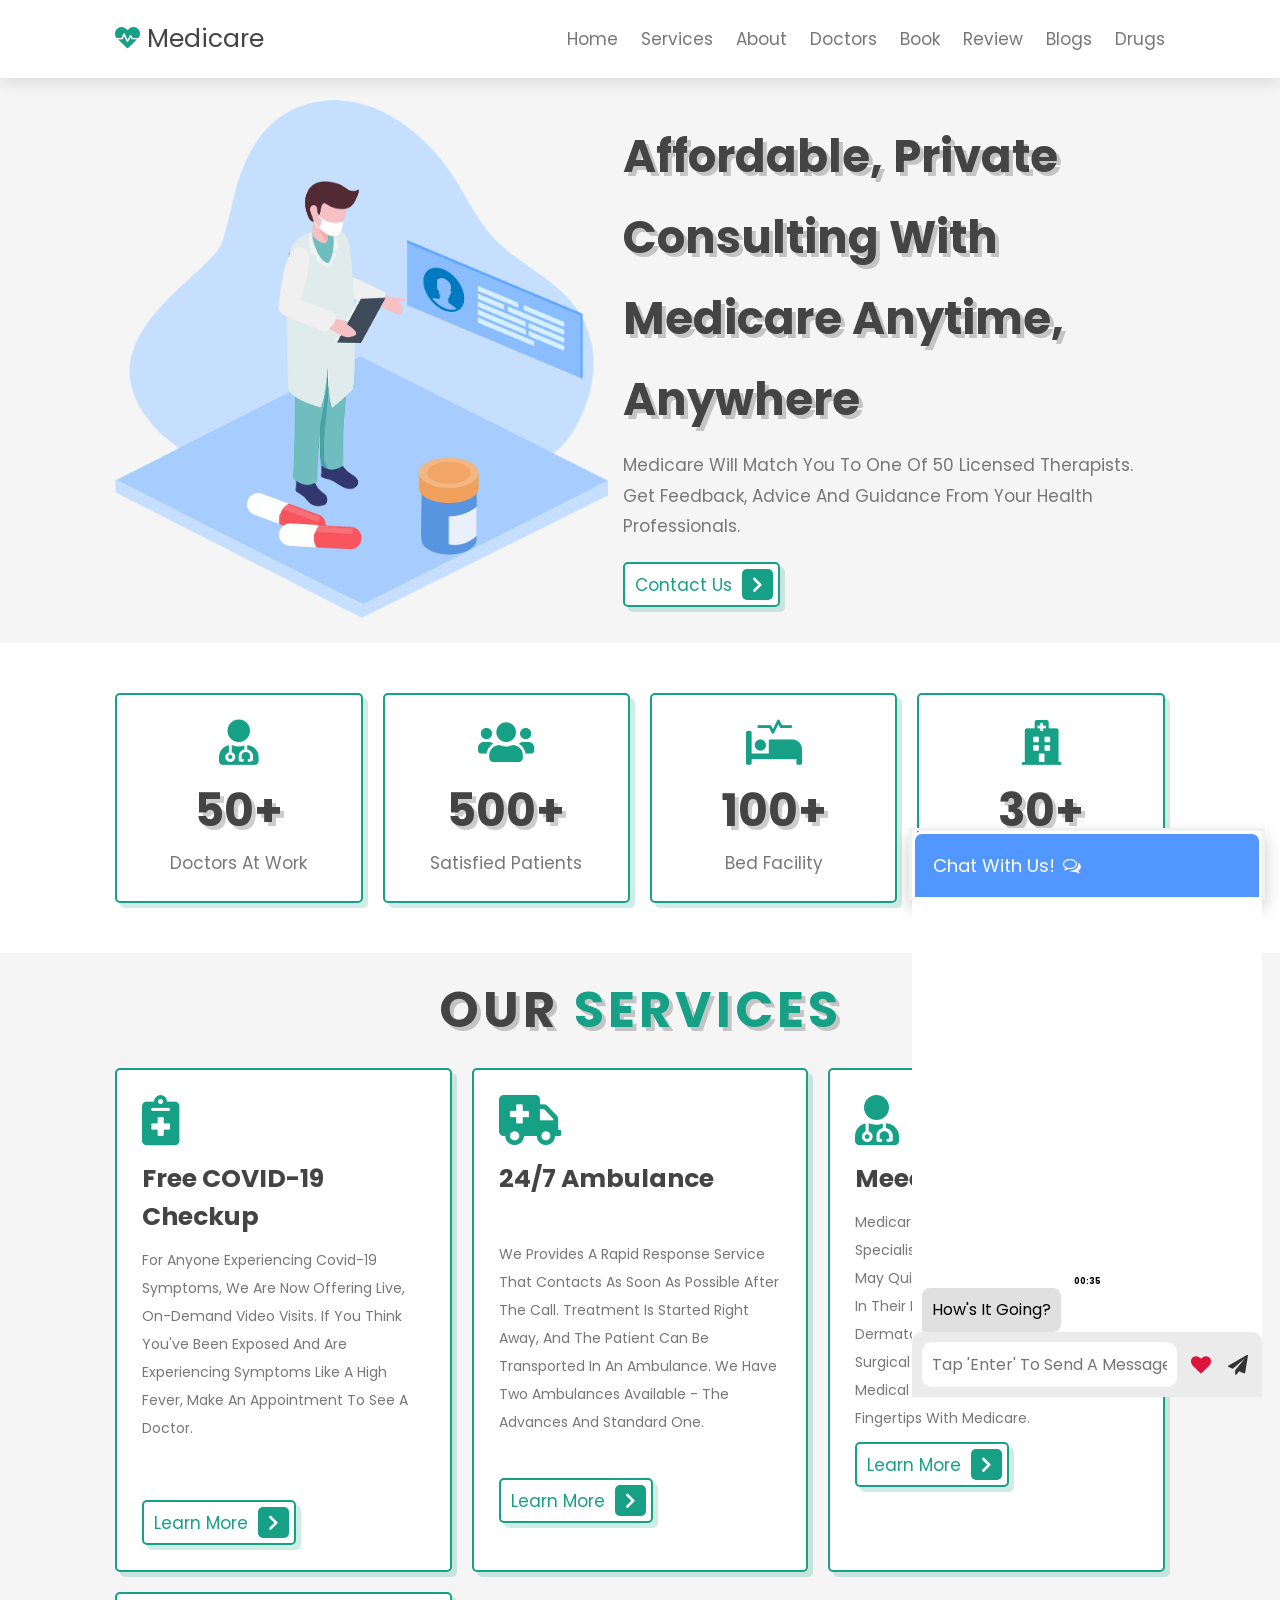
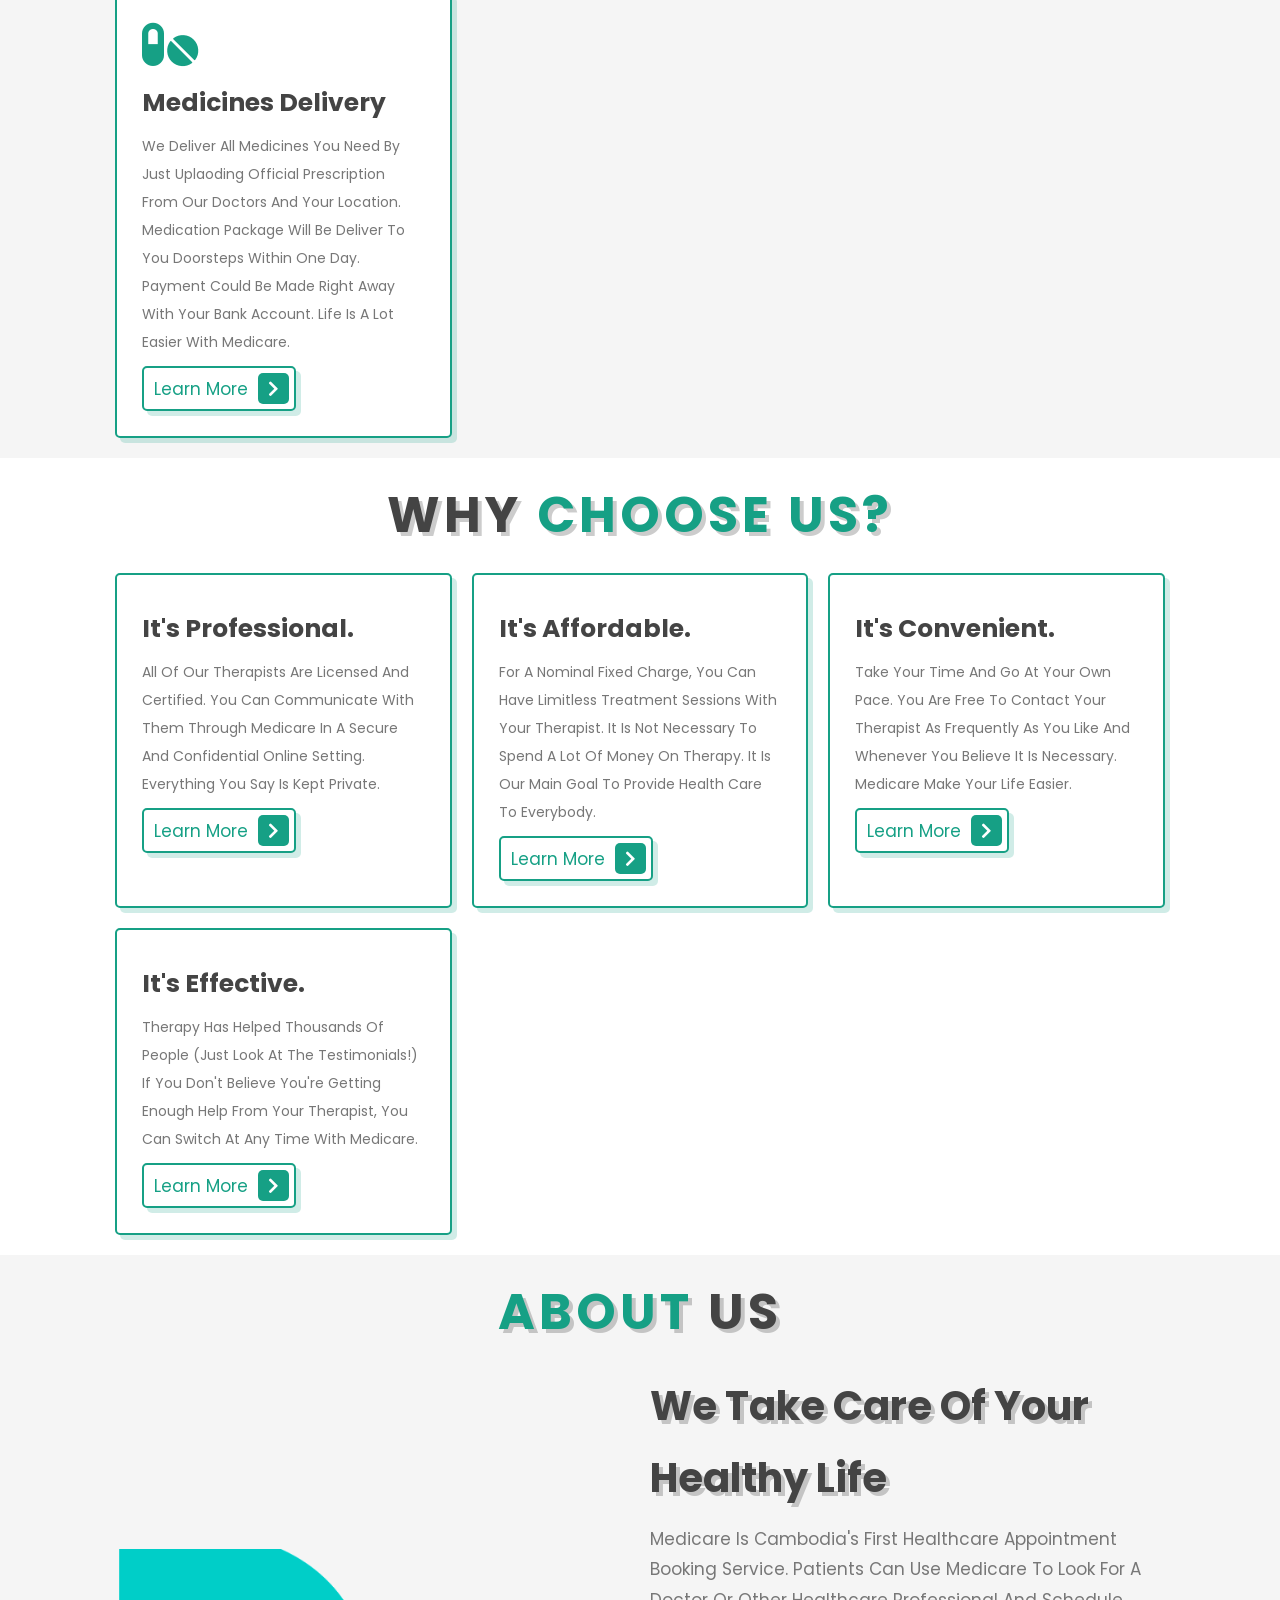
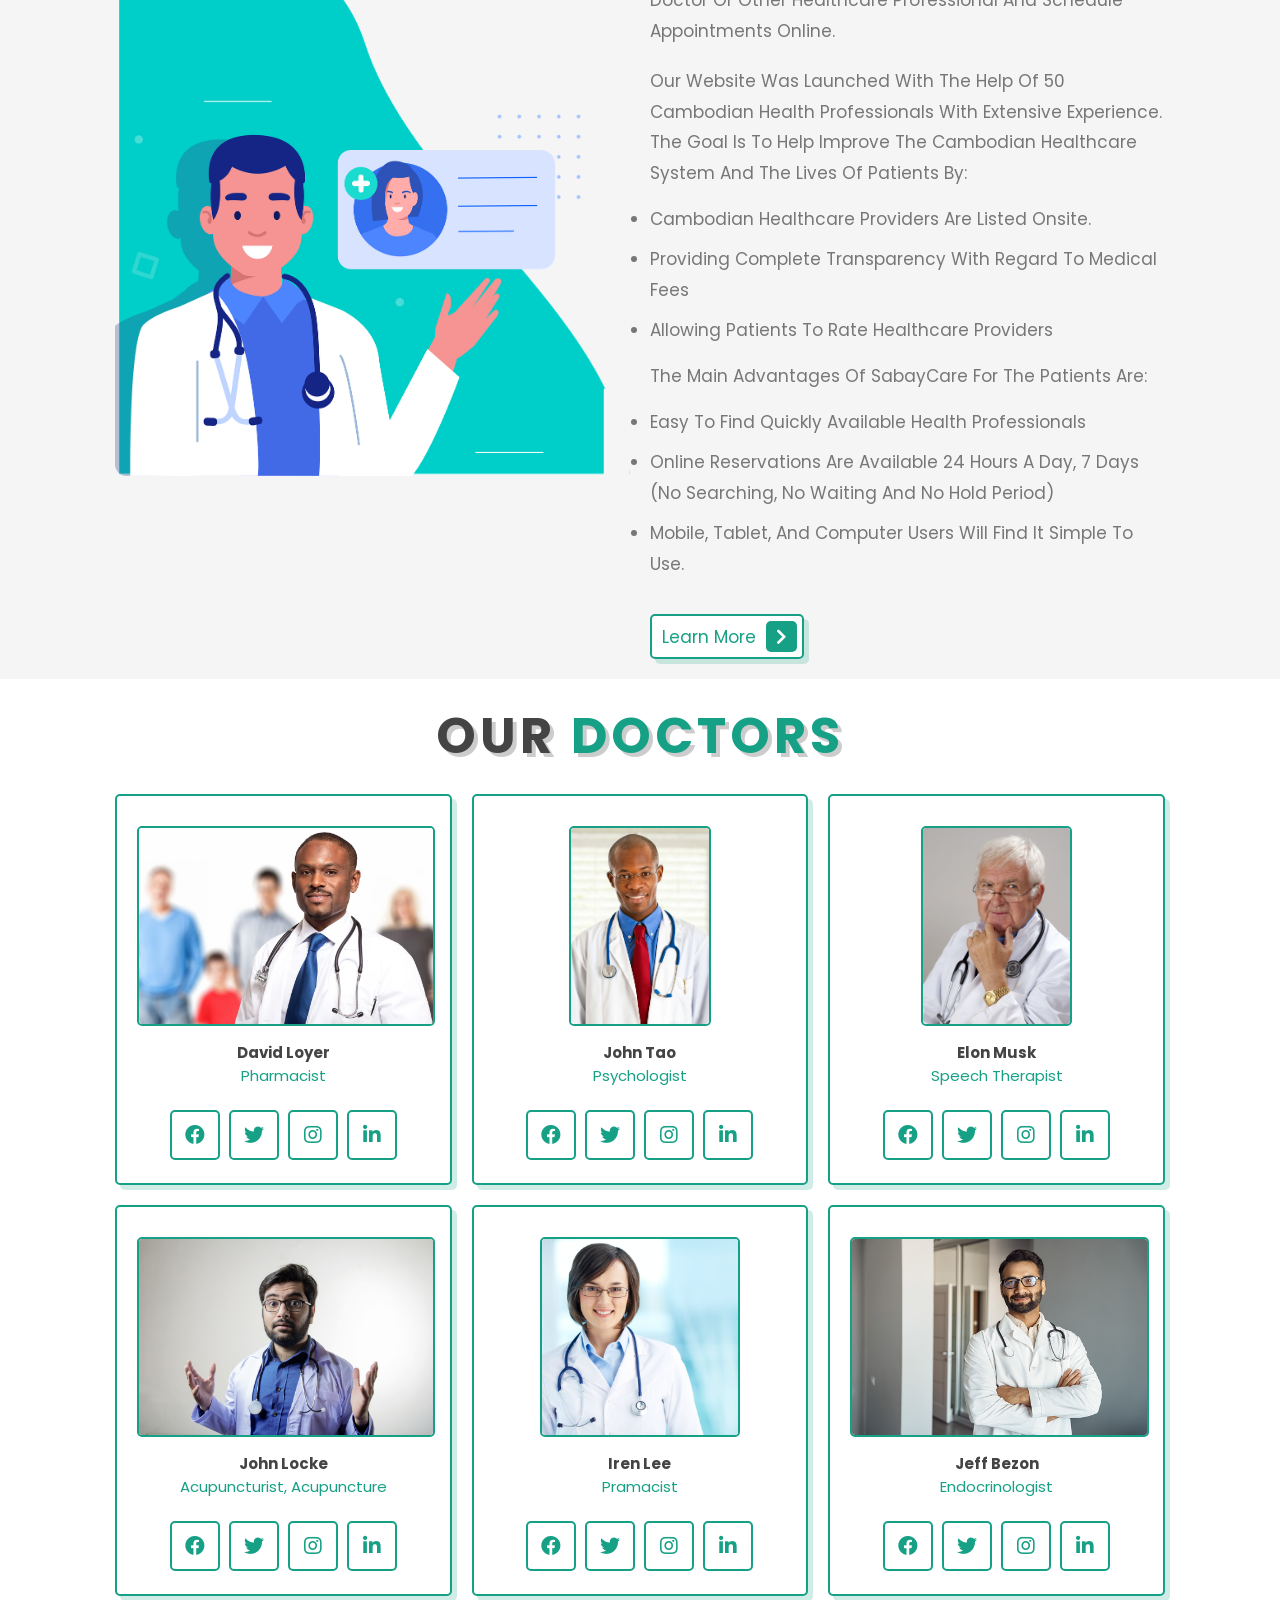
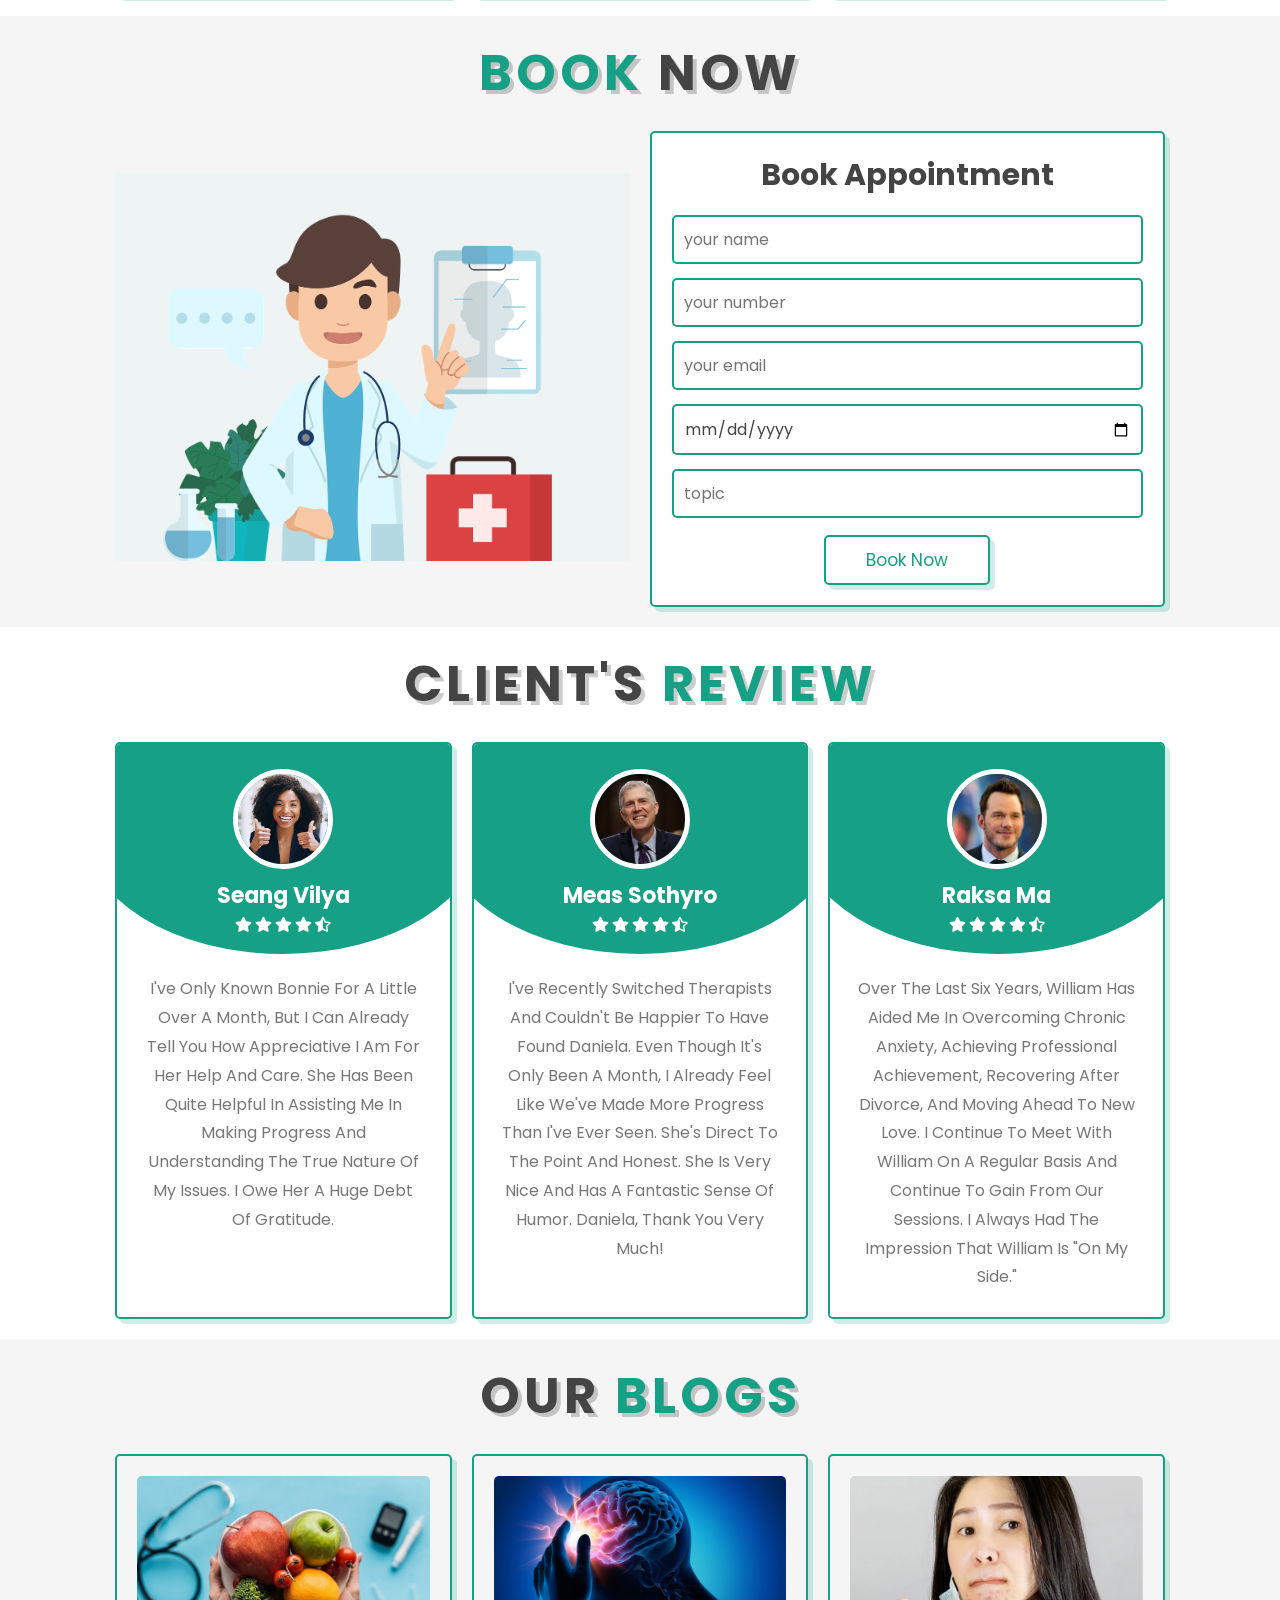
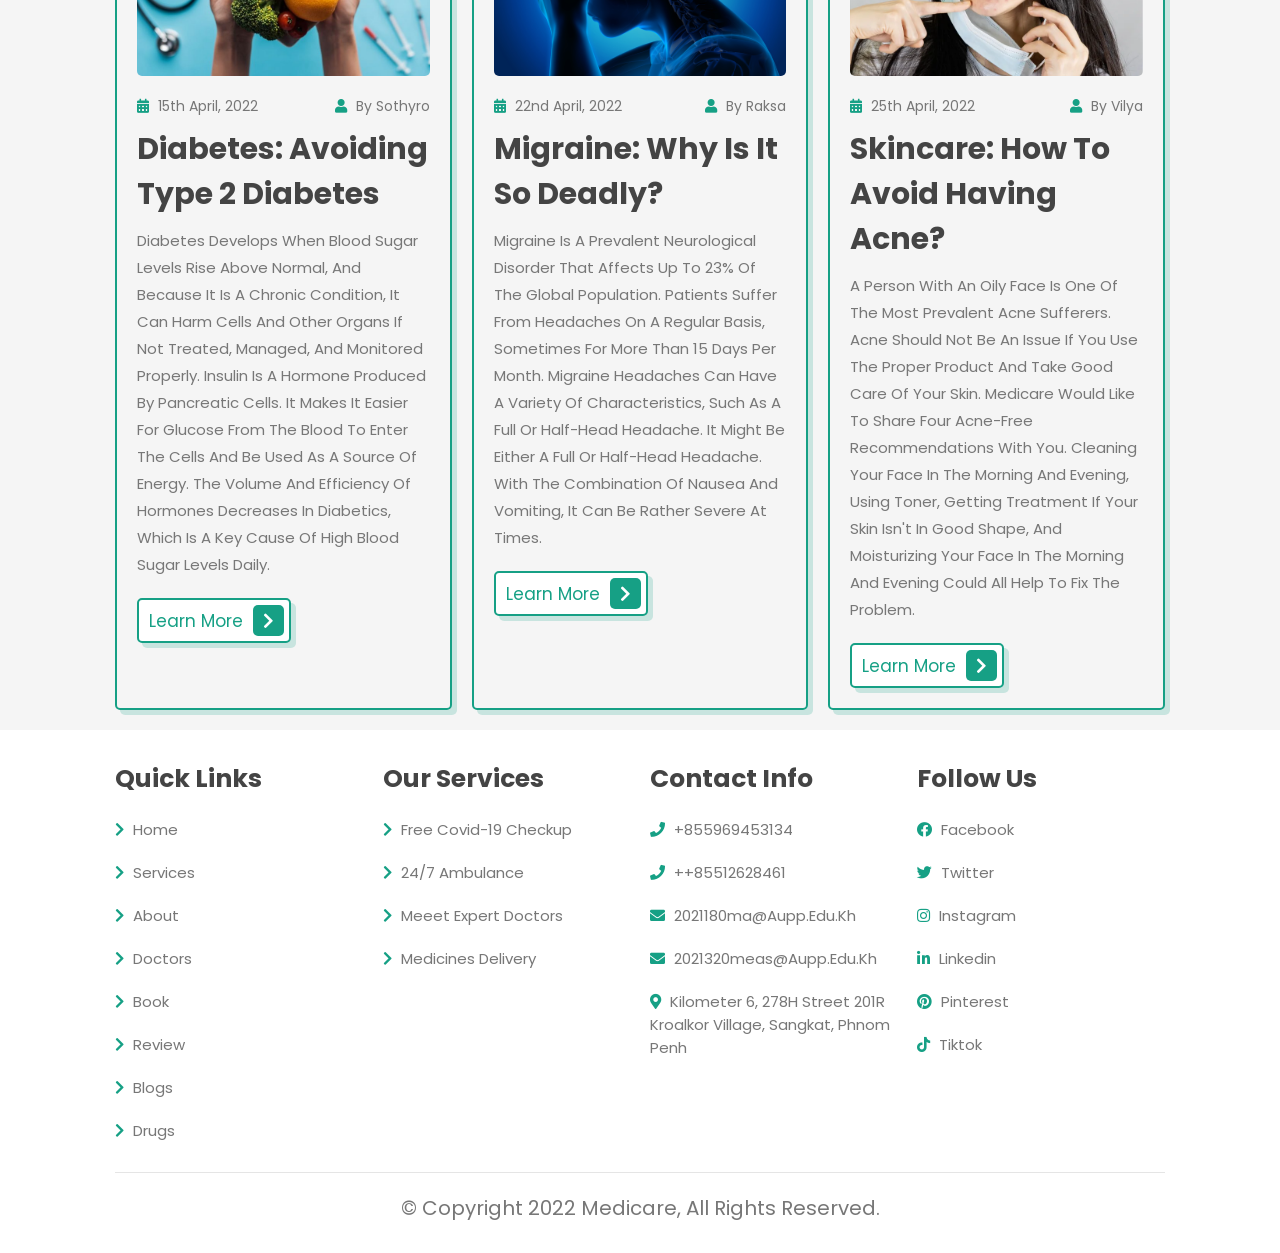
<file: index.html>
<!DOCTYPE html>
<html lang="en">

<head>
    <meta charset="UTF-8">
    <meta http-equiv="X-UA-Compatible" content="IE=edge">
    <meta name="viewport" content="width=device-width, initial-scale=1.0">
    <title> Medicare - Online Health Care Services </title>

    <!-- font awesome cdn link  -->
    <link rel="stylesheet" href="https://cdnjs.cloudflare.com/ajax/libs/font-awesome/5.15.4/css/all.min.css">

    <!-- custom css file link  -->
    <link rel="stylesheet" href="css/style.css">

    <link rel="stylesheet" href="https://cdnjs.cloudflare.com/ajax/libs/font-awesome/4.7.0/css/font-awesome.min.css">

</head>

<body>

    <!-- header section starts  -->

    <header class="header">

        <a href="index.html" class="logo"> <i class="fas fa-heartbeat"></i> Medicare </a>

        <nav class="navbar">
            <a href="index.html">home</a>
            <a href="service.html">services</a>
            <a href="about.html">about</a>
            <a href="book.html">doctors</a>
            <a href="book.html">book</a>
            <a href="review.html">review</a>
            <a href="blog/blog.html">blogs</a>
            <a href="drugs.html">Drugs</a>
        </nav>

        <div id="menu-btn" class="fas fa-bars"></div>

    </header>

    <!-- header section ends -->

    <!-- home section starts  -->

    <section class="home" id="home">

        <div class="image">
            <img src="image/pic1.png" alt="">
        </div>

        <div class="content">
            <h3>Affordable, private consulting with Medicare anytime, anywhere</h3>
            <p>Medicare will match you to one of 50 licensed therapists. Get feedback, advice and guidance from your health professionals.</p>
            <a href="mailto:2021180ma@aupp.edu.kh" class="btn"> contact us <span class="fas fa-chevron-right"></span> </a>
        </div>

    </section>

    <!-- home section ends -->

    <!-- icons section starts  -->

    <section class="icons-container">

        <div class="icons">
            <i class="fas fa-user-md"></i>
            <h3>50+</h3>
            <p>doctors at work</p>
        </div>

        <div class="icons">
            <i class="fas fa-users"></i>
            <h3>500+</h3>
            <p>satisfied patients</p>
        </div>

        <div class="icons">
            <i class="fas fa-procedures"></i>
            <h3>100+</h3>
            <p>bed facility</p>
        </div>

        <div class="icons">
            <i class="fas fa-hospital"></i>
            <h3>30+</h3>
            <p>available hospitals</p>
        </div>

    </section>

    <!-- icons section ends -->

    <!-- services section starts  -->

    <section class="services" id="services">

        <a href="service.html">
            <h1 class="heading"> our <span>services</span> </h1>
        </a>

        <div class="box-container">

            <div class="box">
                <i class="fas fa-notes-medical"></i>
                <h3>Free COVID-19 checkup</h3>
                <p>For anyone experiencing Covid-19 symptoms, we are now offering live, on-demand video visits. If you think you've been exposed and are experiencing symptoms like a high fever, make an appointment to see a doctor.</p>
                <br><br><br><a href="service.html" class="btn"> learn more <span class="fas fa-chevron-right"></span> </a>
            </div>

            <div class="box">
                <i class="fas fa-ambulance"></i>
                <h3>24/7 ambulance</h3><br><br>
                <p>We provides a rapid response service that contacts as soon as possible after the call. Treatment is started right away, and the patient can be transported in an ambulance. We have two ambulances available - The advances and standard one.</p>
                <br><br><a href="service.html" class="btn"> learn more <span class="fas fa-chevron-right"></span> </a>
            </div>

            <div class="box">
                <i class="fas fa-user-md"></i>
                <h3>Meeet expert doctors</h3>
                <p>Medicare has a vast network of specialists in more than 15 fields. You may quickly interact with professionals in their fields, ranging from dermatology to psychology to various surgical approaches. Get instant medical advice from professionals
                    with fingertips with Medicare.</p>
                <a href="service.html" class="btn"> learn more <span class="fas fa-chevron-right"></span> </a>
            </div>

            <div class="box">
                <i class="fas fa-pills"></i>
                <h3>medicines delivery</h3>
                <p>We deliver all medicines you need by just uplaoding official prescription from our doctors and your location. Medication package will be deliver to you doorsteps within one day. Payment could be made right away with your bank account.
                    Life is a lot easier with Medicare.
                </p>
                <a href="service.html" class="btn"> learn more <span class="fas fa-chevron-right"></span> </a>
            </div>

        </div>

    </section>

    <section class="services" id="services">
        <a href="about.html">
            <h1 class="heading"> Why <span>choose us?</span> </h1>
        </a>

        <div class="box-container">

            <div class="box">
                <h3>It's Professional.</h3>
                <p>All of our therapists are licensed and certified. You can communicate with them through Medicare in a secure and confidential online setting. Everything you say is kept private.</p>
                <a href="about.html" class="btn"> learn more <span class="fas fa-chevron-right"></span> </a>
            </div>

            <div class="box">
                <h3>It's Affordable.</h3>
                <p>For a nominal fixed charge, you can have limitless treatment sessions with your therapist. It is not necessary to spend a lot of money on therapy. It is our main goal to provide health care to everybody.</p>
                <a href="about.html" class="btn"> learn more <span class="fas fa-chevron-right"></span> </a>
            </div>

            <div class="box">
                <h3>It's Convenient.</h3>
                <p>Take your time and go at your own pace. You are free to contact your therapist as frequently as you like and whenever you believe it is necessary. Medicare make your life easier.</p>
                <a href="about.html" class="btn"> learn more <span class="fas fa-chevron-right"></span> </a>
            </div>

            <div class="box">
                <h3>It's Effective.</h3>
                <p>Therapy has helped thousands of people (just look at the testimonials!) If you don't believe you're getting enough help from your therapist, you can switch at any time with Medicare.</p>
                <a href="about.html" class="btn"> learn more <span class="fas fa-chevron-right"></span> </a>
            </div>
        </div>

    </section>
    <!-- services section ends -->

    <!-- about section starts  -->

    <section class="about" id="about">
        <a href="about.html">
            <h1 class="heading"> <span>about</span> us </h1>
        </a>
        <div class="row">

            <div class="image">
                <img src="image/about.png" alt="">
            </div>

            <div class="content">
                <h3>we take care of your healthy life</h3>
                <p>Medicare is Cambodia's first healthcare appointment booking service. Patients can use Medicare to look for a doctor or other healthcare professional and schedule appointments online. </p>
                <p>Our website was launched with the help of 50 Cambodian health professionals with extensive experience. The goal is to help improve the Cambodian healthcare system and the lives of patients by:</p>
                <ul>
                    <li>Cambodian healthcare providers are listed onsite. </li>
                    <li>Providing complete transparency with regard to medical fees </li>
                    <li>Allowing patients to rate healthcare providers </li>
                </ul>
                <p>The main advantages of SabayCare for the patients are:
                    <ul>
                        <li> Easy to find quickly available health professionals </li>
                        <li> Online reservations are available 24 hours a day, 7 days (no searching, no waiting and no hold period) </li>
                        <li> Mobile, tablet, and computer users will find it simple to use.</li>
                    </ul>
                </p>
                <a href="about.html" class="btn"> learn more <span class="fas fa-chevron-right"></span> </a>
            </div>

        </div>

    </section>

    <!-- about section ends -->

    <!-- doctors section starts  -->

    <section class="doctors" id="doctors">
        <a href="book.html">
            <h1 class="heading"> our <span>doctors</span> </h1>
        </a>
        <div class="box-container">

            <div class="box">
                <img src="image/doc1.jpg" alt="">
                <h3>David Loyer</h3>
                <span>Pharmacist</span>
                <div class="share">
                    <a href="#" class="fab fa-facebook-f"></a>
                    <a href="#" class="fab fa-twitter"></a>
                    <a href="#" class="fab fa-instagram"></a>
                    <a href="#" class="fab fa-linkedin"></a>
                </div>
            </div>

            <div class="box">
                <img src="image/doc2.jpg" alt="">
                <h3>John Tao</h3>
                <span>Psychologist</span>
                <div class="share">
                    <a href="#" class="fab fa-facebook-f"></a>
                    <a href="#" class="fab fa-twitter"></a>
                    <a href="#" class="fab fa-instagram"></a>
                    <a href="#" class="fab fa-linkedin"></a>
                </div>
            </div>

            <div class="box">
                <img src="image/doc3.jpg" alt="">
                <h3>Elon Musk</h3>
                <span>Speech Therapist</span>
                <div class="share">
                    <a href="#" class="fab fa-facebook-f"></a>
                    <a href="#" class="fab fa-twitter"></a>
                    <a href="#" class="fab fa-instagram"></a>
                    <a href="#" class="fab fa-linkedin"></a>
                </div>
            </div>

            <div class="box">
                <img src="image/doc4.jpg" alt="">
                <h3>John Locke</h3>
                <span>Acupuncturist, Acupuncture</span>
                <div class="share">
                    <a href="#" class="fab fa-facebook-f"></a>
                    <a href="#" class="fab fa-twitter"></a>
                    <a href="#" class="fab fa-instagram"></a>
                    <a href="#" class="fab fa-linkedin"></a>
                </div>
            </div>

            <div class="box">
                <img src="image/doc5.jpg" alt="">
                <h3>Iren Lee</h3>
                <span>Pramacist</span>
                <div class="share">
                    <a href="#" class="fab fa-facebook-f"></a>
                    <a href="#" class="fab fa-twitter"></a>
                    <a href="#" class="fab fa-instagram"></a>
                    <a href="#" class="fab fa-linkedin"></a>
                </div>
            </div>

            <div class="box">
                <img src="image/doc6.jpg" alt="">
                <h3>Jeff Bezon</h3>
                <span>Endocrinologist</span>
                <div class="share">
                    <a href="#" class="fab fa-facebook-f"></a>
                    <a href="#" class="fab fa-twitter"></a>
                    <a href="#" class="fab fa-instagram"></a>
                    <a href="#" class="fab fa-linkedin"></a>
                </div>
            </div>

        </div>

    </section>

    <!-- doctors section ends -->

    <!-- booking section starts   -->

    <section class="book" id="book">
        <a href="book.html">
            <h1 class="heading"> <span>book</span> now </h1>
        </a>
        <div class="row">

            <div class="image">
                <img src="image/book.jpg" alt="">
            </div>

            <form action="">
                <h3>book appointment</h3>
                <input type="text" placeholder="your name" class="box">
                <input type="number" placeholder="your number" class="box">
                <input type="email" placeholder="your email" class="box">
                <input type="date" class="box">
                <input type="text" placeholder="topic" class="box">
                <input type="submit" value="book now" class="btn">
            </form>

        </div>

    </section>

    <!-- booking section ends -->

    <!-- review section starts  -->

    <section class="review" id="review">
        <a href="review.html">
            <h1 class="heading"> client's <span>review</span> </h1>
        </a>
        <div class="box-container">

            <div class="box">
                <img src="image/client1.jpg" alt="">
                <h3>Seang Vilya</h3>
                <div class="stars">
                    <i class="fas fa-star"></i>
                    <i class="fas fa-star"></i>
                    <i class="fas fa-star"></i>
                    <i class="fas fa-star"></i>
                    <i class="fas fa-star-half-alt"></i>
                </div>
                <p class="text">I've only known Bonnie for a little over a month, but I can already tell you how appreciative I am for her help and care. She has been quite helpful in assisting me in making progress and understanding the true nature of my issues. I owe
                    her a huge debt of gratitude.</p>
            </div>

            <div class="box">
                <img src="image/client2.jpg" alt="">
                <h3>Meas Sothyro</h3>
                <div class="stars">
                    <i class="fas fa-star"></i>
                    <i class="fas fa-star"></i>
                    <i class="fas fa-star"></i>
                    <i class="fas fa-star"></i>
                    <i class="fas fa-star-half-alt"></i>
                </div>
                <p class="text">I've recently switched therapists and couldn't be happier to have found Daniela. Even though it's only been a month, I already feel like we've made more progress than I've ever seen. She's direct to the point and honest. She is very nice
                    and has a fantastic sense of humor. Daniela, thank you very much!</p>
            </div>

            <div class="box">
                <img src="image/client3.jpg" alt="">
                <h3>Raksa Ma</h3>
                <div class="stars">
                    <i class="fas fa-star"></i>
                    <i class="fas fa-star"></i>
                    <i class="fas fa-star"></i>
                    <i class="fas fa-star"></i>
                    <i class="fas fa-star-half-alt"></i>
                </div>
                <p class="text">Over the last six years, William has aided me in overcoming chronic anxiety, achieving professional achievement, recovering after divorce, and moving ahead to new love. I continue to meet with William on a regular basis and continue to
                    gain from our sessions. I always had the impression that William is "on my side."</p>
            </div>

        </div>

    </section>

    <!-- review section ends -->

    <!-- blogs section starts  -->

    <section class="blogs" id="blogs">
        <a href="blog/blog.html">
            <h1 class="heading"> our <span>blogs</span> </h1>
        </a>
        <div class="box-container">

            <div class="box">
                <div class="image">
                    <img src="image/diabet.jpg" alt="">
                </div>
                <div class="content">
                    <div class="icon">
                        <a href="blog/blog1.html"> <i class="fas fa-calendar"></i> 15th April, 2022 </a>
                        <a href="blog/blog1.html"> <i class="fas fa-user"></i> by Sothyro </a>
                    </div>
                    <h3>Diabetes: Avoiding Type 2 Diabetes</h3>
                    <p>Diabetes develops when blood sugar levels rise above normal, and because it is a chronic condition, it can harm cells and other organs if not treated, managed, and monitored properly. Insulin is a hormone produced by pancreatic cells.
                        It makes it easier for glucose from the blood to enter the cells and be used as a source of energy. The volume and efficiency of hormones decreases in diabetics, which is a key cause of high blood sugar levels daily.</p>
                    <a href="blog/blog.html" class="btn"> learn more <span class="fas fa-chevron-right"></span> </a>
                </div>
            </div>

            <div class="box">
                <div class="image">
                    <img src="image/head.jpg" alt="">
                </div>
                <div class="content">
                    <div class="icon">
                        <a href="blog/blog2.html"> <i class="fas fa-calendar"></i> 22nd April, 2022 </a>
                        <a href="blog/blog2.html"> <i class="fas fa-user"></i> by Raksa </a>
                    </div>
                    <h3>Migraine: Why is it so deadly?</h3>
                    <p>Migraine is a prevalent neurological disorder that affects up to 23% of the global population. Patients suffer from headaches on a regular basis, sometimes for more than 15 days per month. Migraine headaches can have a variety of characteristics,
                        such as a full or half-head headache. It might be either a full or half-head headache. With the combination of nausea and vomiting, it can be rather severe at times.</p>
                    <a href="blog/blog.html" class="btn"> learn more <span class="fas fa-chevron-right"></span> </a>
                </div>
            </div>

            <div class="box">
                <div class="image">
                    <img src="image/skinCare.jpg" alt="">
                </div>
                <div class="content">
                    <div class="icon">
                        <a href="blog/blog3.html"> <i class="fas fa-calendar"></i> 25th April, 2022 </a>
                        <a href="blog/blog3.html"> <i class="fas fa-user"></i> by Vilya </a>
                    </div>
                    <h3>Skincare: How to avoid having acne?</h3>
                    <p>A person with an oily face is one of the most prevalent acne sufferers. Acne should not be an issue if you use the proper product and take good care of your skin. Medicare would like to share four acne-free recommendations with you.
                        Cleaning your face in the morning and evening, using toner, getting treatment if your skin isn't in good shape, and moisturizing your face in the morning and evening could all help to fix the problem.</p>
                    <a href="blog/blog.html" class="btn"> learn more <span class="fas fa-chevron-right"></span> </a>
                </div>
            </div>

        </div>

    </section>

    <!-- blogs section ends -->

    <!-- footer section starts  -->

    <section class="footer">

        <div class="box-container">

            <div class="box">
                <h3>quick links</h3>
                <a href="index.html"> <i class="fas fa-chevron-right"></i> home </a>
                <a href="service.html"> <i class="fas fa-chevron-right"></i> services </a>
                <a href="about.html"> <i class="fas fa-chevron-right"></i> about </a>
                <a href="book.html"> <i class="fas fa-chevron-right"></i> doctors </a>
                <a href="book.html"> <i class="fas fa-chevron-right"></i> book </a>
                <a href="review.html"> <i class="fas fa-chevron-right"></i> review </a>
                <a href="blog/blog.html"> <i class="fas fa-chevron-right"></i> blogs </a>
                <a href="drugs.html"> <i class="fas fa-chevron-right"></i> Drugs </a>
            </div>

            <div class="box">
                <h3>our services</h3>
                <a href="service.html"> <i class="fas fa-chevron-right"></i> Free Covid-19 checkup </a>
                <a href="service.html"> <i class="fas fa-chevron-right"></i> 24/7 Ambulance </a>
                <a href="service.html"> <i class="fas fa-chevron-right"></i> Meeet Expert Doctors </a>
                <a href="service.html"> <i class="fas fa-chevron-right"></i> Medicines Delivery </a>
            </div>

            <div class="box">
                <h3>contact info</h3>
                <a href="tel:+855969453134"> <i class="fas fa-phone"></i> +855969453134 </a>
                <a href="tel:++85512628461"> <i class="fas fa-phone"></i> ++85512628461 </a>
                <a href="mailto:2021180ma@aupp.edu.kh"> <i class="fas fa-envelope"></i> 2021180ma@aupp.edu.kh </a>
                <a href="mailto:2021320meas@aupp.edu.kh"> <i class="fas fa-envelope"></i> 2021320meas@aupp.edu.kh </a>
                <a href="https://goo.gl/maps/ChLwrzrycGLx9sDg9"> <i class="fas fa-map-marker-alt"></i> Kilometer 6, 278H Street 201R Kroalkor Village, Sangkat, Phnom Penh</a>
            </div>

            <div class="box">
                <h3>follow us</h3>
                <a href="#"> <i class="fab fa-facebook-f"></i> facebook </a>
                <a href="#"> <i class="fab fa-twitter"></i> twitter </a>
                <a href="#"> <i class="fab fa-instagram"></i> instagram </a>
                <a href="#"> <i class="fab fa-linkedin"></i> linkedin </a>
                <a href="#"> <i class="fab fa-pinterest"></i> pinterest </a>
                <a href="#"> <i class="fab fa-tiktok"></i> tiktok </a>
            </div>

        </div>

        <div class="credit"> &copy; Copyright 2022 Medicare, All Rights Reserved. </div>

    </section>

    <!-- CHAT BAR BLOCK -->
    <div class="chat-bar-collapsible">
        <button id="chat-button" type="button" class="collapsible">Chat with us!
            <i id="chat-icon" style="color: #fff;" class="fa fa-fw fa-comments-o"></i>
        </button>

        <div class="content1">
            <div class="full-chat-block">
                <!-- Message Container -->
                <div class="outer-container">
                    <div class="chat-container">
                        <!-- Messages -->
                        <div id="chatbox">
                            <h5 id="chat-timestamp"></h5>
                            <p id="botStarterMessage" class="botText"><span>Loading...</span></p>
                        </div>

                        <!-- User input box -->
                        <div class="chat-bar-input-block">
                            <div id="userInput">
                                <input id="textInput" class="input-box" type="text" name="msg" placeholder="Tap 'Enter' to send a message">
                                <p></p>
                            </div>

                            <div class="chat-bar-icons">
                                <i id="chat-icon" style="color: crimson;" class="fa fa-fw fa-heart" onclick="heartButton()"></i>
                                <i id="chat-icon" style="color: #333;" class="fa fa-fw fa-send" onclick="sendButton()"></i>
                            </div>
                        </div>

                        <div id="chat-bar-bottom">
                            <p></p>
                        </div>

                    </div>
                </div>

            </div>
        </div>

    </div>


    <!-- footer section ends -->
    <script src="js/javascript.js"></script>
    <script src="https://ajax.googleapis.com/ajax/libs/jquery/3.4.1/jquery.min.js"></script>
    <script src="js/responses.js"></script>
    <script src="js/chat.js"></script>
</body>

</html>
</file>
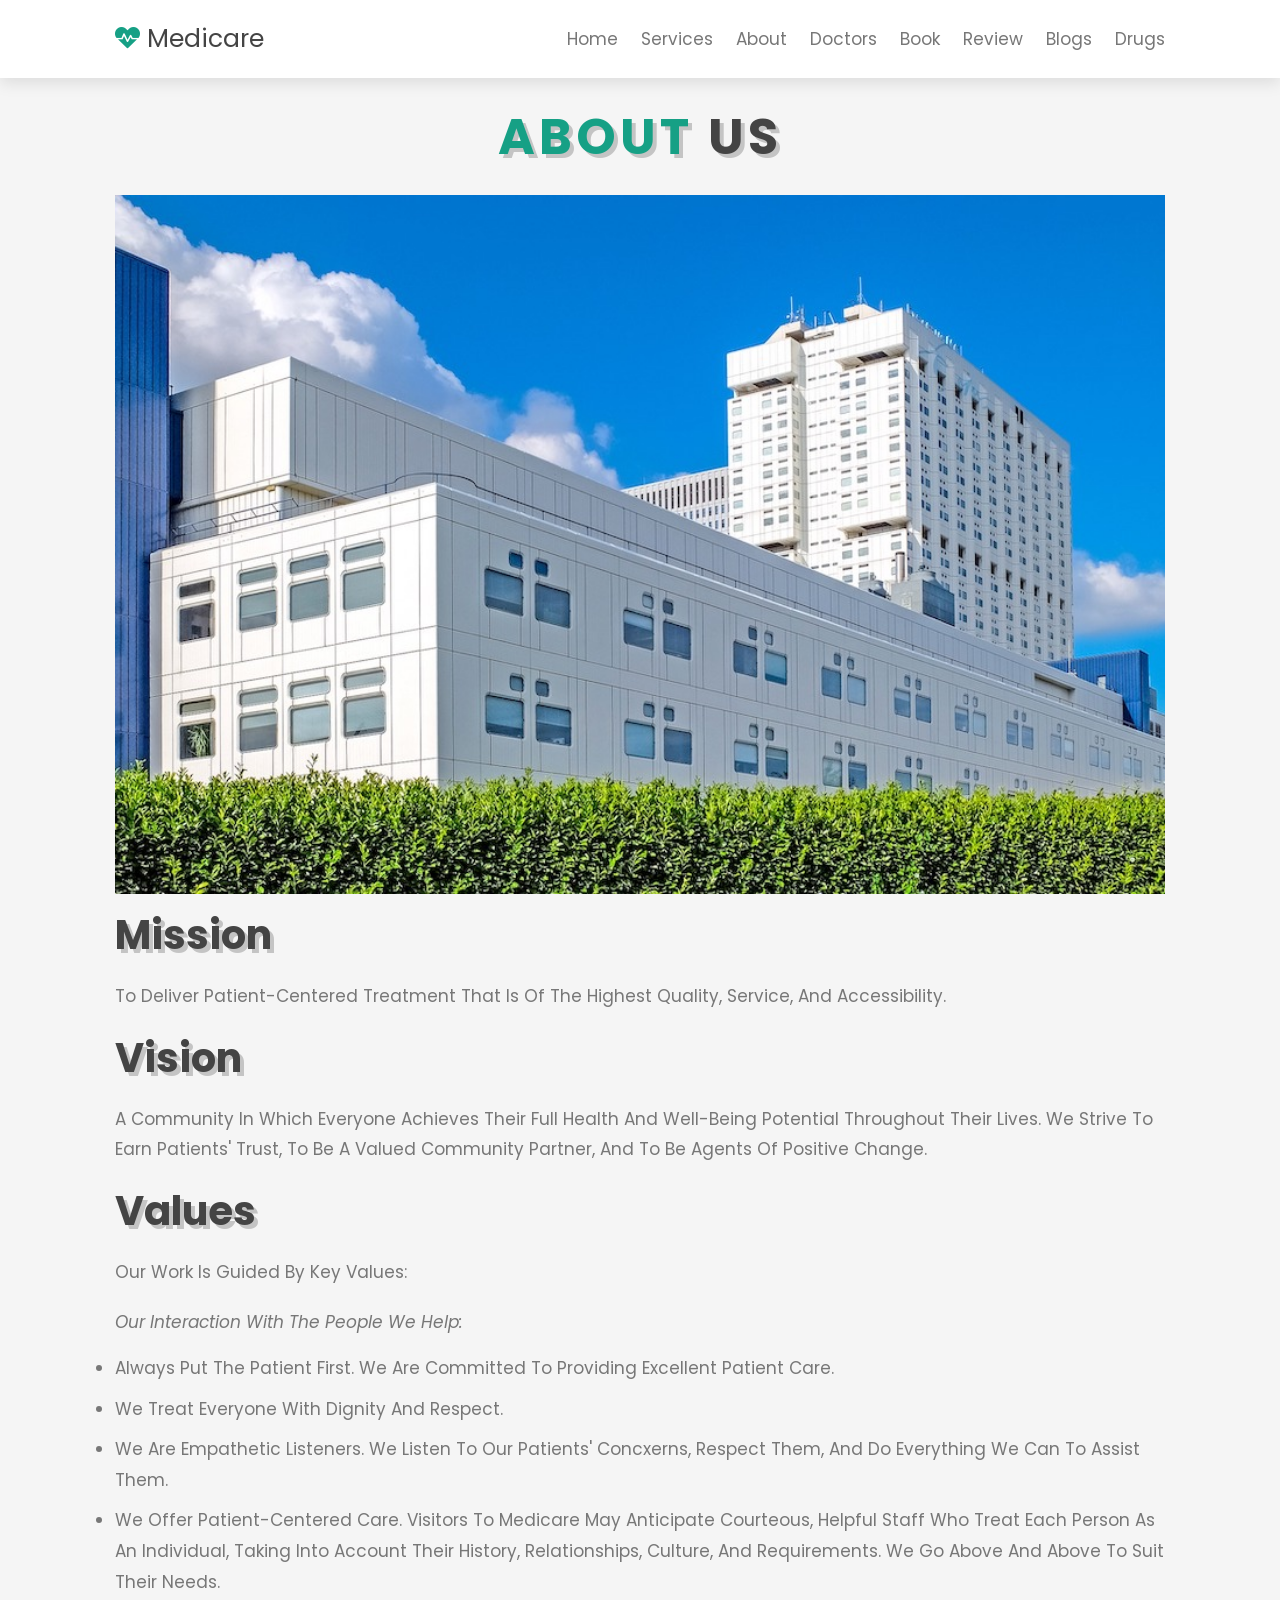
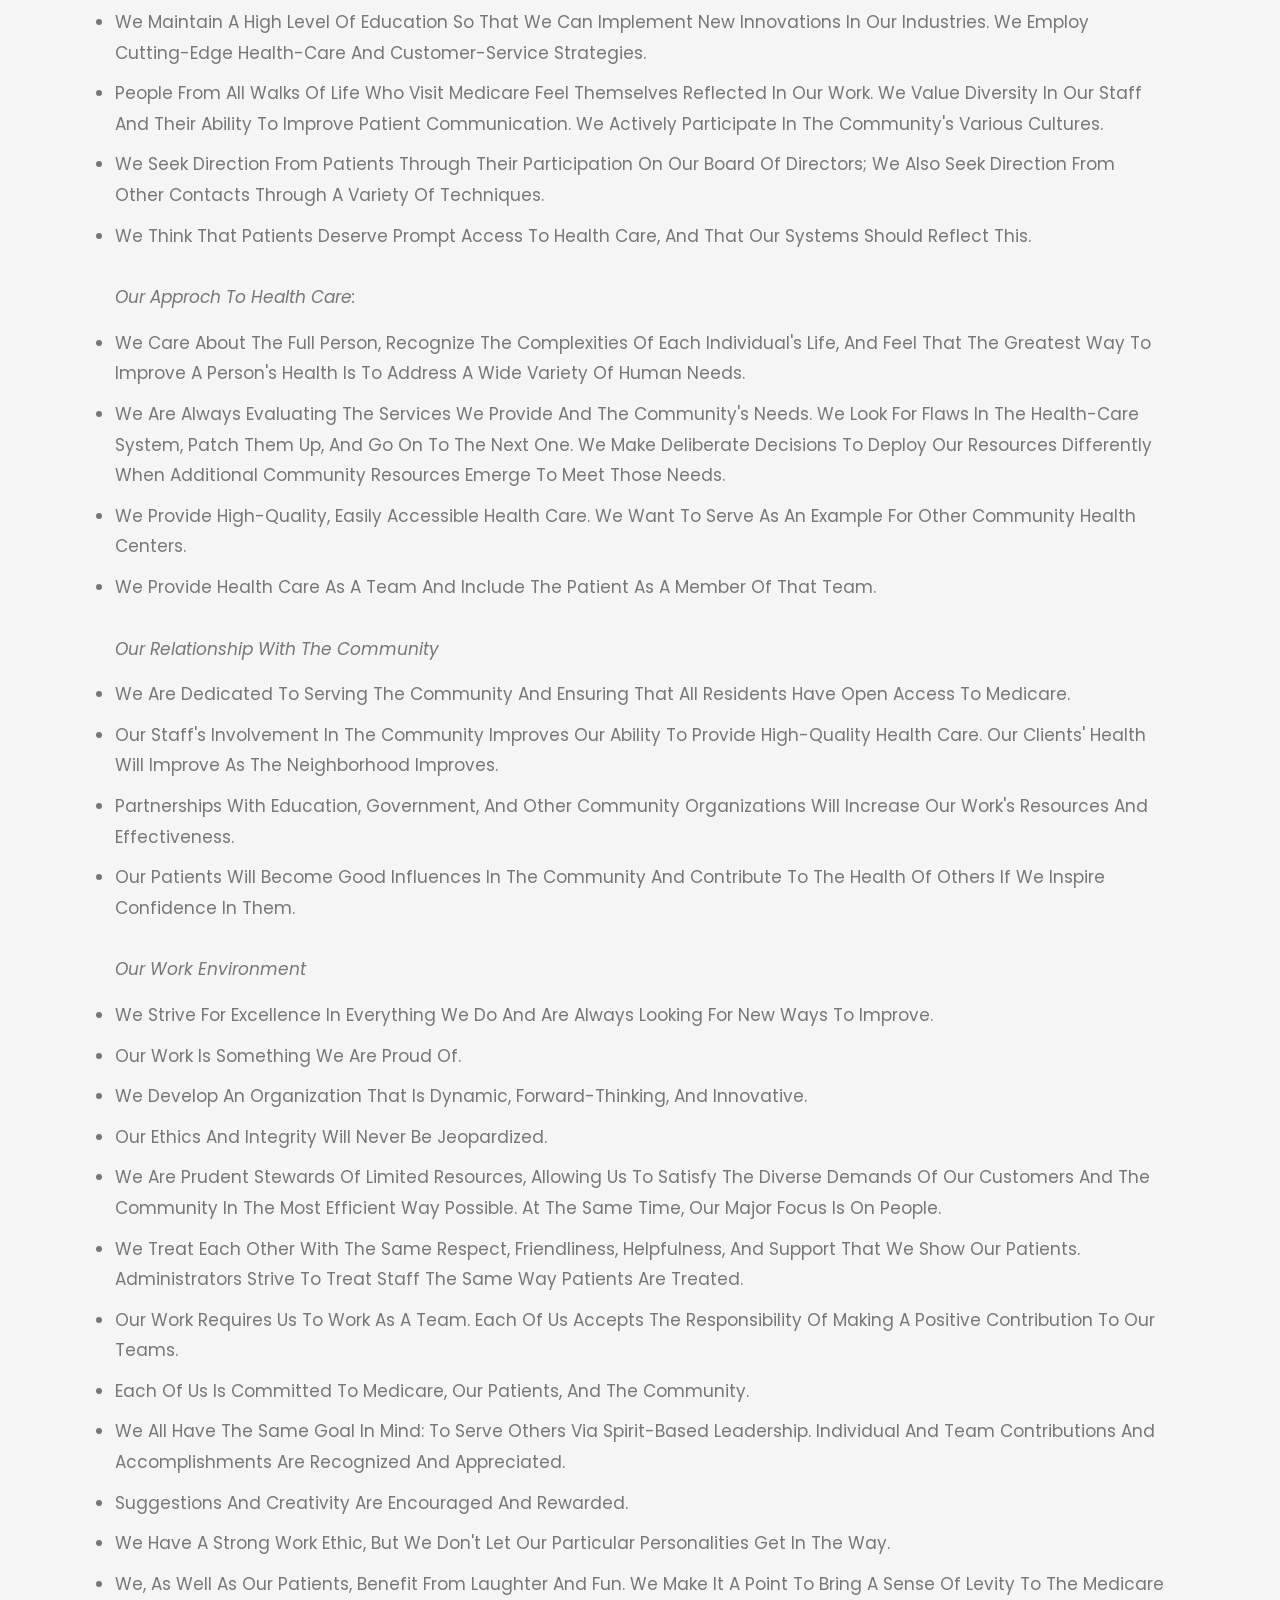
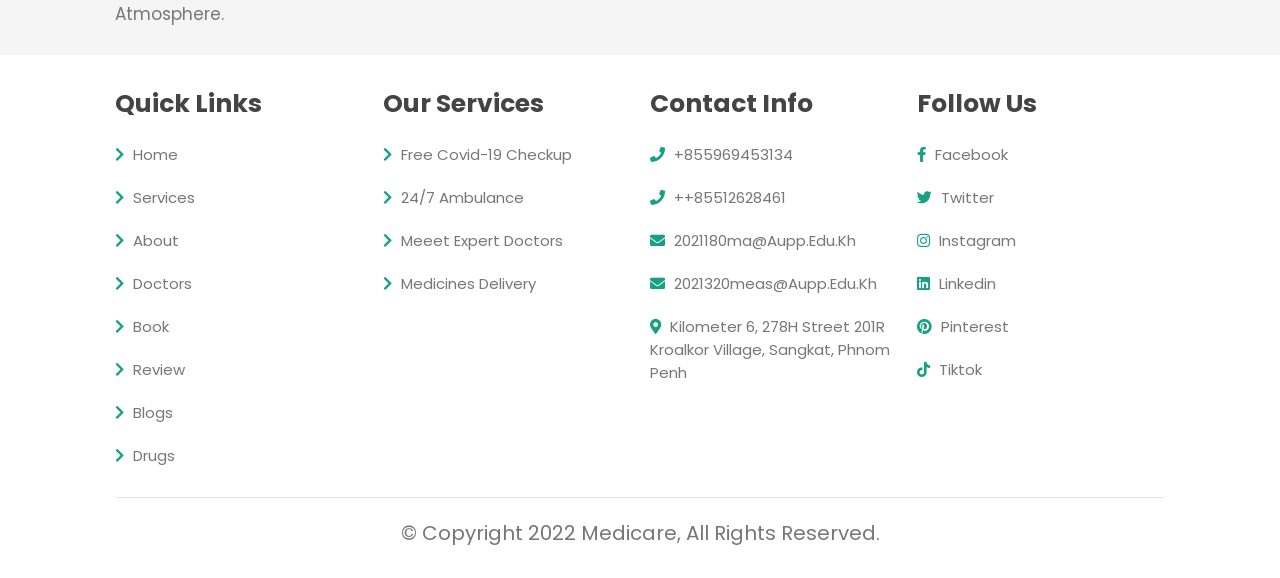
<file: about.html>
<!DOCTYPE html>
<html lang="en">

<head>
    <meta charset="UTF-8">
    <meta http-equiv="X-UA-Compatible" content="IE=edge">
    <meta name="viewport" content="width=device-width, initial-scale=1.0">
    <title> Medicare - Online Health Care Services </title>

    <!-- font awesome cdn link  -->
    <link rel="stylesheet" href="https://cdnjs.cloudflare.com/ajax/libs/font-awesome/5.15.4/css/all.min.css">

    <!-- custom css file link  -->
    <link rel="stylesheet" href="css/style.css">

</head>

<body>

    <!-- header section starts  -->

    <header class="header">

        <a href="index.html" class="logo"> <i class="fas fa-heartbeat"></i> Medicare </a>

        <nav class="navbar">
            <a href="index.html">home</a>
            <a href="service.html">services</a>
            <a href="about.html">about</a>
            <a href="book.html">doctors</a>
            <a href="book.html">book</a>
            <a href="review.html">review</a>
            <a href="blog/blog.html">blogs</a>
            <a href="drugs.html">Drugs</a>
        </nav>

        <div id="menu-btn" class="fas fa-bars"></div>

    </header>

    <!-- header section ends -->

    <section class="about" id="about">
        <br><br><br><br><br>
        <h1 class="heading"> <span>about</span> us </h1>
        <img src="image/building.jpg" width="100%" height="90%">
        <div class="row">
            <div class="content">
                <h3>Mission</h3>
                <p>To deliver patient-centered treatment that is of the highest quality, service, and accessibility.
                </p>
            </div>
        </div>

        <div class="row">
            <div class="content">
                <h3>Vision</h3>
                <p>A community in which everyone achieves their full health and well-being potential throughout their lives. We strive to earn patients' trust, to be a valued community partner, and to be agents of positive change.
                </p>
            </div>
        </div>
        <hr>
        <div class="row">
            <div class="content">
                <h3>Values</h3>
                <p>Our work is guided by key values:</p>
                <p><i>Our Interaction with the People We Help:</i></p>
                <ul>
                    <li>Always put the patient first. We are committed to providing excellent patient care.</li>
                    <li>We treat everyone with dignity and respect.</li>
                    <li>We are empathetic listeners. We listen to our patients' concxerns, respect them, and do everything we can to assist them.</li>
                    <li>We offer patient-centered care. Visitors to Medicare may anticipate courteous, helpful staff who treat each person as an individual, taking into account their history, relationships, culture, and requirements. We go above and above
                        to suit their needs.</li>
                    <li>We maintain a high level of education so that we can implement new innovations in our industries. We employ cutting-edge health-care and customer-service strategies.</li>
                    <li>People from all walks of life who visit Medicare feel themselves reflected in our work. We value diversity in our staff and their ability to improve patient communication. We actively participate in the community's various cultures.</li>
                    <li>We seek direction from patients through their participation on our Board of Directors; we also seek direction from other contacts through a variety of techniques.</li>
                    <li>We think that patients deserve prompt access to health care, and that our systems should reflect this.</li>
                </ul>

                <br>
                <p><i>Our approch to health care:</i></p>
                <ul>
                    <li>We care about the full person, recognize the complexities of each individual's life, and feel that the greatest way to improve a person's health is to address a wide variety of human needs.</li>
                    <li>We are always evaluating the services we provide and the community's needs. We look for flaws in the health-care system, patch them up, and go on to the next one. We make deliberate decisions to deploy our resources differently when
                        additional community resources emerge to meet those needs.</li>
                    <li>We provide high-quality, easily accessible health care. We want to serve as an example for other community health centers.</li>
                    <li>We provide health care as a team and include the patient as a member of that team.</li>
                </ul>

                <br>
                <p><i>Our Relationship with the Community</i></p>
                <ul>
                    <li>We are dedicated to serving the community and ensuring that all residents have open access to Medicare.</li>
                    <li>Our staff's involvement in the community improves our ability to provide high-quality health care. Our clients' health will improve as the neighborhood improves.</li>
                    <li>Partnerships with education, government, and other community organizations will increase our work's resources and effectiveness.</li>
                    <li>Our patients will become good influences in the community and contribute to the health of others if we inspire confidence in them.</li>
                </ul>

                <br>
                <p><i>Our Work Environment</i></p>
                <ul>
                    <li>We strive for excellence in everything we do and are always looking for new ways to improve.</li>
                    <li>Our work is something we are proud of.</li>
                    <li>We develop an organization that is dynamic, forward-thinking, and innovative.</li>
                    <li>Our ethics and integrity will never be jeopardized.</li>
                    <li>We are prudent stewards of limited resources, allowing us to satisfy the diverse demands of our customers and the community in the most efficient way possible. At the same time, our major focus is on people.</li>
                    <li>We treat each other with the same respect, friendliness, helpfulness, and support that we show our patients. Administrators strive to treat staff the same way patients are treated.</li>
                    <li>Our work requires us to work as a team. Each of us accepts the responsibility of making a positive contribution to our teams.</li>
                    <li>Each of us is committed to Medicare, our patients, and the community.</li>
                    <li>We all have the same goal in mind: to serve others via spirit-based leadership. Individual and team contributions and accomplishments are recognized and appreciated.</li>
                    <li>Suggestions and creativity are encouraged and rewarded.</li>
                    <li>We have a strong work ethic, but we don't let our particular personalities get in the way.</li>
                    <li>We, as well as our patients, benefit from laughter and fun. We make it a point to bring a sense of levity to the Medicare atmosphere.</li>
                </ul>
            </div>
        </div>
    </section>
    <!-- footer section starts  -->

    <section class="footer">

        <div class="box-container">

            <div class="box">
                <h3>quick links</h3>
                <a href="index.html"> <i class="fas fa-chevron-right"></i> home </a>
                <a href="service.html"> <i class="fas fa-chevron-right"></i> services </a>
                <a href="about.html"> <i class="fas fa-chevron-right"></i> about </a>
                <a href="book.html"> <i class="fas fa-chevron-right"></i> doctors </a>
                <a href="book.html"> <i class="fas fa-chevron-right"></i> book </a>
                <a href="review.html"> <i class="fas fa-chevron-right"></i> review </a>
                <a href="blog/blog.html"> <i class="fas fa-chevron-right"></i> blogs </a>
                <a href="drugs.html"> <i class="fas fa-chevron-right"></i> Drugs </a>
            </div>

            <div class="box">
                <h3>our services</h3>
                <a href="service.html"> <i class="fas fa-chevron-right"></i> Free Covid-19 checkup </a>
                <a href="service.html"> <i class="fas fa-chevron-right"></i> 24/7 Ambulance </a>
                <a href="service.html"> <i class="fas fa-chevron-right"></i> Meeet Expert Doctors </a>
                <a href="service.html"> <i class="fas fa-chevron-right"></i> Medicines Delivery </a>
            </div>

            <div class="box">
                <h3>contact info</h3>
                <a href="tel:+855969453134"> <i class="fas fa-phone"></i> +855969453134 </a>
                <a href="tel:++85512628461"> <i class="fas fa-phone"></i> ++85512628461 </a>
                <a href="mailto:2021180ma@aupp.edu.kh"> <i class="fas fa-envelope"></i> 2021180ma@aupp.edu.kh </a>
                <a href="mailto:2021320meas@aupp.edu.kh"> <i class="fas fa-envelope"></i> 2021320meas@aupp.edu.kh </a>
                <a href="https://goo.gl/maps/ChLwrzrycGLx9sDg9"> <i class="fas fa-map-marker-alt"></i> Kilometer 6, 278H Street 201R Kroalkor Village, Sangkat, Phnom Penh</a>
            </div>

            <div class="box">
                <h3>follow us</h3>
                <a href="#"> <i class="fab fa-facebook-f"></i> facebook </a>
                <a href="#"> <i class="fab fa-twitter"></i> twitter </a>
                <a href="#"> <i class="fab fa-instagram"></i> instagram </a>
                <a href="#"> <i class="fab fa-linkedin"></i> linkedin </a>
                <a href="#"> <i class="fab fa-pinterest"></i> pinterest </a>
                <a href="#"> <i class="fab fa-tiktok"></i> tiktok </a>
            </div>

        </div>

        <div class="credit"> &copy; Copyright 2022 Medicare, All Rights Reserved. </div>

    </section>


    <!-- footer section ends -->
    <script src="js/javascript.js"></script>
</body>

</html>
</file>
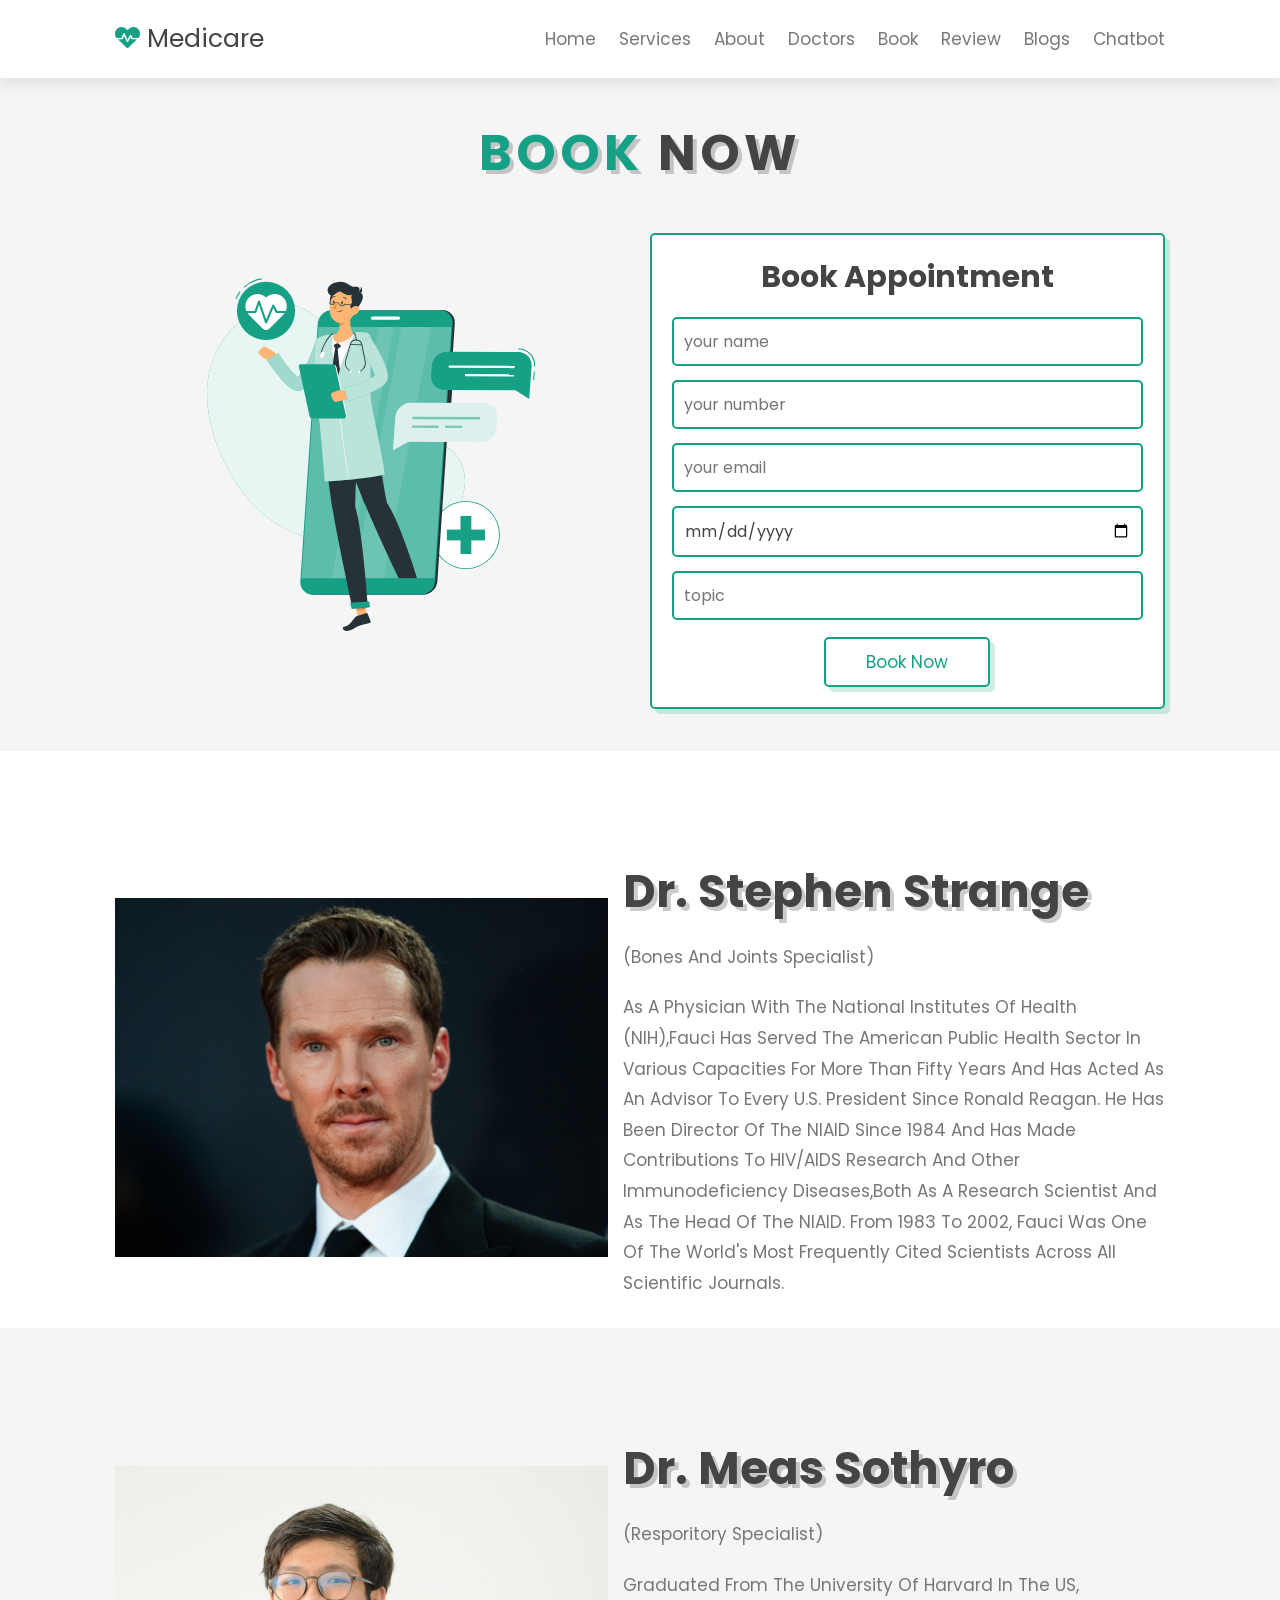
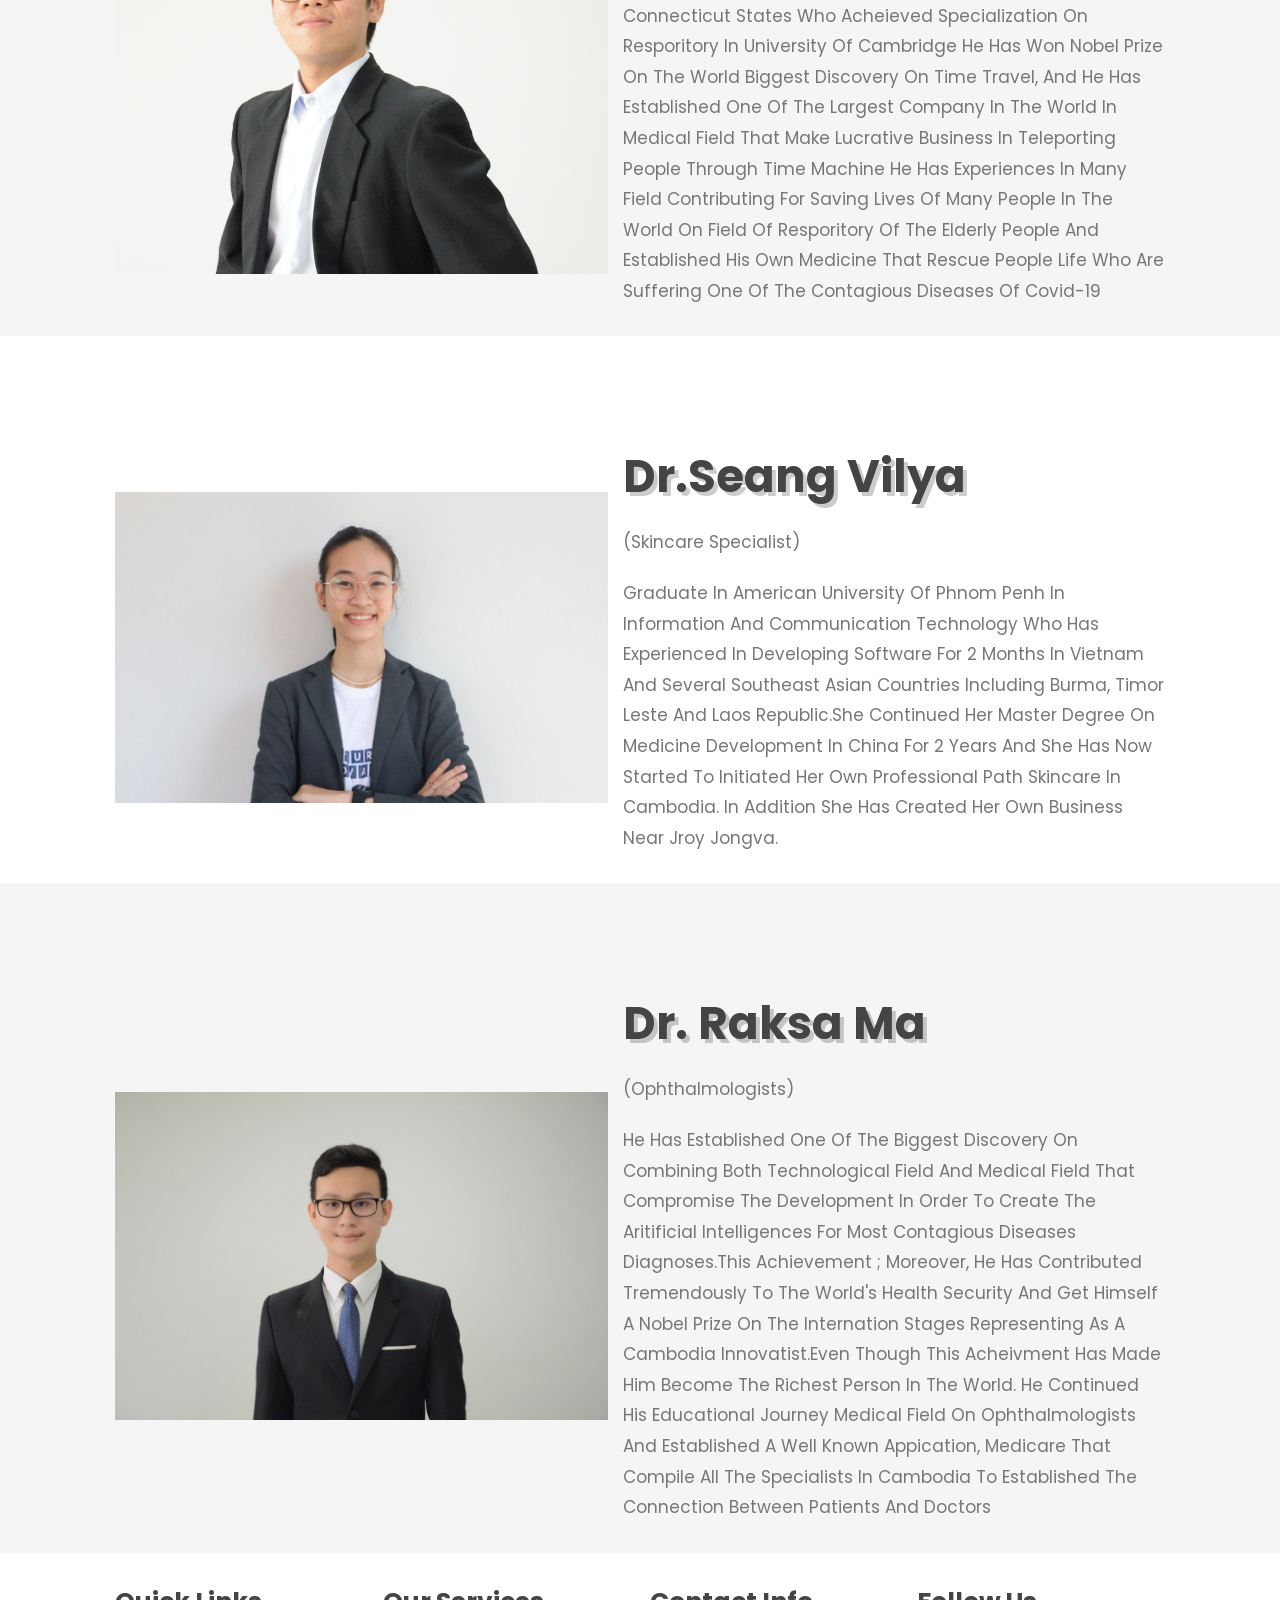
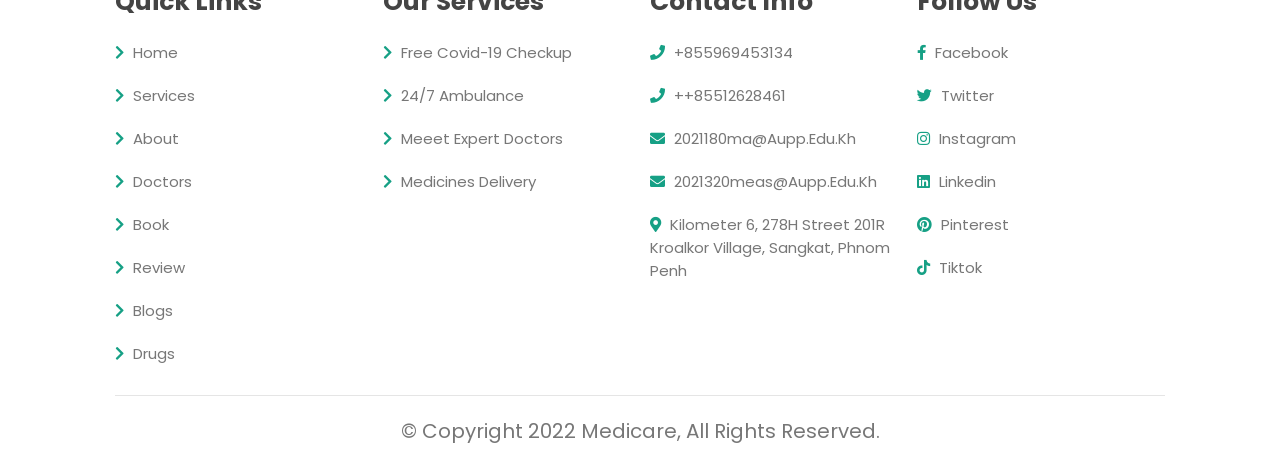
<file: book.html>
<!DOCTYPE html>
<html lang="en">

<head>
    <meta charset="UTF-8">
    <meta http-equiv="X-UA-Compatible" content="IE=edge">
    <meta name="viewport" content="width=device-width, initial-scale=1.0">
    <title> Medicare - Online Health Care Services </title>

    <!-- font awesome cdn link  -->
    <link rel="stylesheet" href="https://cdnjs.cloudflare.com/ajax/libs/font-awesome/5.15.4/css/all.min.css">

    <!-- custom css file link  -->
    <link rel="stylesheet" href="css/style.css">

</head>

<body>

    <!-- header section starts  -->
    <header class="header">
        <a href="index.html" class="logo"> <i class="fas fa-heartbeat"></i> Medicare </a>
        <nav class="navbar">
            <a href="index.html">home</a>
            <a href="service.html">services</a>
            <a href="about.html">about</a>
            <a href="book.html">doctors</a>
            <a href="book.html">book</a>
            <a href="review.html">review</a>
            <a href="blog/blog.html">blogs</a>
            <a href="drugs.html">chatbot</a>
        </nav>
        <div id="menu-btn" class="fas fa-bars"></div>
    </header>
    <section class="book" id="book">
        <br><br><br><br><br><br>
        <h1 class="heading"> <span>book</span> now </h1>

        <div class="row">

            <div class="image">
                <img src="image/book1.svg" alt="">
            </div>

            <form action="">
                <h3>book appointment</h3>
                <input type="text" placeholder="your name" class="box">
                <input type="number" placeholder="your number" class="box">
                <input type="email" placeholder="your email" class="box">
                <input type="date" class="box">
                <input type="text" placeholder="topic" class="box">
                <input type="submit" value="book now" class="btn">
            </form>

        </div>

    </section>

    <section class="home" id="home">

        <div class="image">
            <img src="image/book2.jpg" alt="">
        </div>

        <div class="content">
            <h3>Dr. Stephen Strange </h3>
            <p>(Bones And Joints Specialist)</p>
            <p>As A Physician With The National Institutes Of Health (NIH),Fauci Has Served The American Public Health Sector In Various Capacities For More Than Fifty Years And Has Acted As An Advisor To Every U.S. President Since Ronald Reagan. He Has
                Been Director Of The NIAID Since 1984 And Has Made Contributions To HIV/AIDS Research And Other Immunodeficiency Diseases,Both As A Research Scientist And As The Head Of The NIAID. From 1983 To 2002, Fauci Was One Of The World's Most Frequently
                Cited Scientists Across All Scientific Journals.
            </p>
        </div>

    </section>

    <section class="home" id="home">

        <div class="image">
            <img src="image/book3.jpg" alt="">
        </div>

        <div class="content">
            <h3>Dr. Meas Sothyro</h3>
            <p>(Resporitory Specialist)</p>
            <p>Graduated From The University Of Harvard In The US, Connecticut States Who Acheieved Specialization On Resporitory In University Of Cambridge He Has Won Nobel Prize On The World Biggest Discovery On Time Travel, And He Has Established One
                Of The Largest Company In The World In Medical Field That Make Lucrative Business In Teleporting People Through Time Machine He Has Experiences In Many Field Contributing For Saving Lives Of Many People In The World On Field Of Resporitory
                Of The Elderly People And Established His Own Medicine That Rescue People Life Who Are Suffering One Of The Contagious Diseases Of Covid-19</p>
        </div>

    </section>

    <section class="home" id="home">

        <div class="image">
            <img src="image/book4.jpg" alt="">
        </div>

        <div class="content">
            <h3>Dr.Seang Vilya </h3>
            <p>(Skincare Specialist)</p>
            <p>Graduate In American University Of Phnom Penh In Information And Communication Technology Who Has Experienced In Developing Software For 2 Months In Vietnam And Several Southeast Asian Countries Including Burma, Timor Leste And Laos Republic.She
                Continued Her Master Degree On Medicine Development In China For 2 Years And She Has Now Started To Initiated Her Own Professional Path Skincare In Cambodia. In Addition She Has Created Her Own Business Near Jroy Jongva.</p>
        </div>

    </section>

    </section>

    <section class="home" id="home">

        <div class="image">
            <img src="image/book5.JPEG" alt="">
        </div>

        <div class="content">
            <h3>Dr. Raksa Ma</h3>
            <p>(Ophthalmologists)</p>
            <p>He Has Established One Of The Biggest Discovery On Combining Both Technological Field And Medical Field That Compromise The Development In Order To Create The Aritificial Intelligences For Most Contagious Diseases Diagnoses.This Achievement
                ; Moreover, He Has Contributed Tremendously To The World's Health Security And Get Himself A Nobel Prize On The Internation Stages Representing As A Cambodia Innovatist.Even Though This Acheivment Has Made Him Become The Richest Person
                In The World. He Continued His Educational Journey Medical Field On Ophthalmologists And Established A Well Known Appication, Medicare That Compile All The Specialists In Cambodia To Established The Connection Between Patients And Doctors</p>
        </div>

    </section>

    <section class="footer">

        <div class="box-container">

            <div class="box">
                <h3>quick links</h3>
                <a href="index.html"> <i class="fas fa-chevron-right"></i> home </a>
                <a href="service.html"> <i class="fas fa-chevron-right"></i> services </a>
                <a href="about.html"> <i class="fas fa-chevron-right"></i> about </a>
                <a href="book.html"> <i class="fas fa-chevron-right"></i> doctors </a>
                <a href="book.html"> <i class="fas fa-chevron-right"></i> book </a>
                <a href="review.html"> <i class="fas fa-chevron-right"></i> review </a>
                <a href="blog/blog.html"> <i class="fas fa-chevron-right"></i> blogs </a>
                <a href="drugs.html"> <i class="fas fa-chevron-right"></i> Drugs </a>
            </div>

            <div class="box">
                <h3>our services</h3>
                <a href="service.html"> <i class="fas fa-chevron-right"></i> Free Covid-19 checkup </a>
                <a href="service.html"> <i class="fas fa-chevron-right"></i> 24/7 Ambulance </a>
                <a href="service.html"> <i class="fas fa-chevron-right"></i> Meeet Expert Doctors </a>
                <a href="service.html"> <i class="fas fa-chevron-right"></i> Medicines Delivery </a>
            </div>

            <div class="box">
                <h3>contact info</h3>
                <a href="tel:+855969453134"> <i class="fas fa-phone"></i> +855969453134 </a>
                <a href="tel:++85512628461"> <i class="fas fa-phone"></i> ++85512628461 </a>
                <a href="mailto:2021180ma@aupp.edu.kh"> <i class="fas fa-envelope"></i> 2021180ma@aupp.edu.kh </a>
                <a href="mailto:2021320meas@aupp.edu.kh"> <i class="fas fa-envelope"></i> 2021320meas@aupp.edu.kh </a>
                <a href="https://goo.gl/maps/ChLwrzrycGLx9sDg9"> <i class="fas fa-map-marker-alt"></i> Kilometer 6, 278H Street 201R Kroalkor Village, Sangkat, Phnom Penh</a>
            </div>

            <div class="box">
                <h3>follow us</h3>
                <a href="#"> <i class="fab fa-facebook-f"></i> facebook </a>
                <a href="#"> <i class="fab fa-twitter"></i> twitter </a>
                <a href="#"> <i class="fab fa-instagram"></i> instagram </a>
                <a href="#"> <i class="fab fa-linkedin"></i> linkedin </a>
                <a href="#"> <i class="fab fa-pinterest"></i> pinterest </a>
                <a href="#"> <i class="fab fa-tiktok"></i> tiktok </a>
            </div>

        </div>

        <div class="credit"> &copy; Copyright 2022 Medicare, All Rights Reserved. </div>

    </section>
    <script src="js/javascript.js"></script>


</body>

</html>
</file>
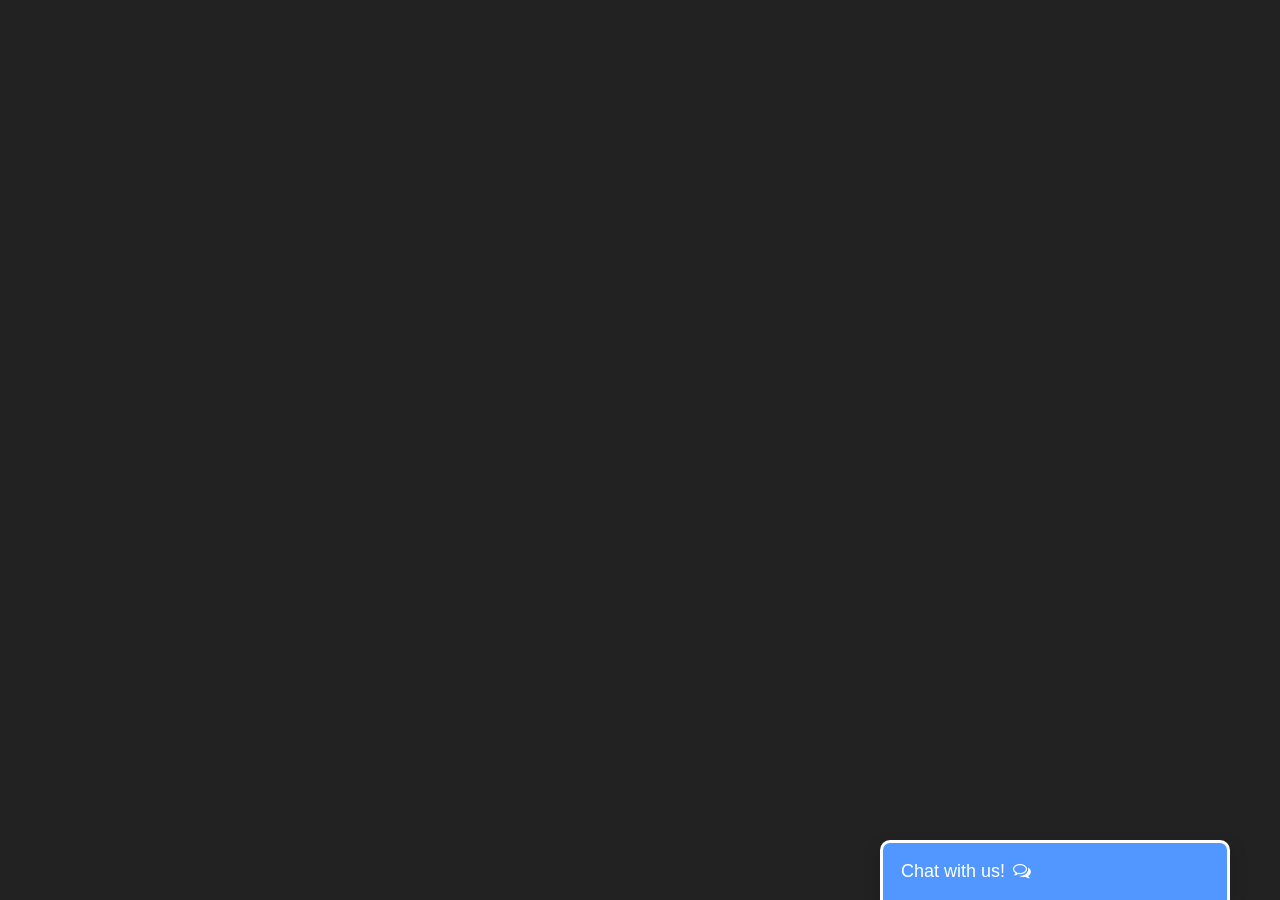
<file: chatbot.html>
<!DOCTYPE html>
<html lang="en">

<head>
    <meta charset="UTF-8">
    <meta http-equiv="X-UA-Compatible" content="IE=edge">
    <meta name="viewport" content="width=device-width, initial-scale=1.0">
    <title>Chat Bot</title>

    <link rel="stylesheet" href="css/chat.css">
    <link rel="stylesheet" href="css/home.css">
    <link rel="stylesheet" href="https://cdnjs.cloudflare.com/ajax/libs/font-awesome/4.7.0/css/font-awesome.min.css">

</head>

<body>
    <!-- CHAT BAR BLOCK -->
    <div class="chat-bar-collapsible">
        <button id="chat-button" type="button" class="collapsible">Chat with us!
            <i id="chat-icon" style="color: #fff;" class="fa fa-fw fa-comments-o"></i>
        </button>

        <div class="content">
            <div class="full-chat-block">
                <!-- Message Container -->
                <div class="outer-container">
                    <div class="chat-container">
                        <!-- Messages -->
                        <div id="chatbox">
                            <h5 id="chat-timestamp"></h5>
                            <p id="botStarterMessage" class="botText"><span>Loading...</span></p>
                        </div>

                        <!-- User input box -->
                        <div class="chat-bar-input-block">
                            <div id="userInput">
                                <input id="textInput" class="input-box" type="text" name="msg" placeholder="Tap 'Enter' to send a message">
                                <p></p>
                            </div>

                            <div class="chat-bar-icons">
                                <i id="chat-icon" style="color: crimson;" class="fa fa-fw fa-heart" onclick="heartButton()"></i>
                                <i id="chat-icon" style="color: #333;" class="fa fa-fw fa-send" onclick="sendButton()"></i>
                            </div>
                        </div>

                        <div id="chat-bar-bottom">
                            <p></p>
                        </div>

                    </div>
                </div>

            </div>
        </div>

    </div>

</body>
<script src="https://ajax.googleapis.com/ajax/libs/jquery/3.4.1/jquery.min.js"></script>
<script src="js/responses.js"></script>
<script src="js/chat.js"></script>

</html>
</file>
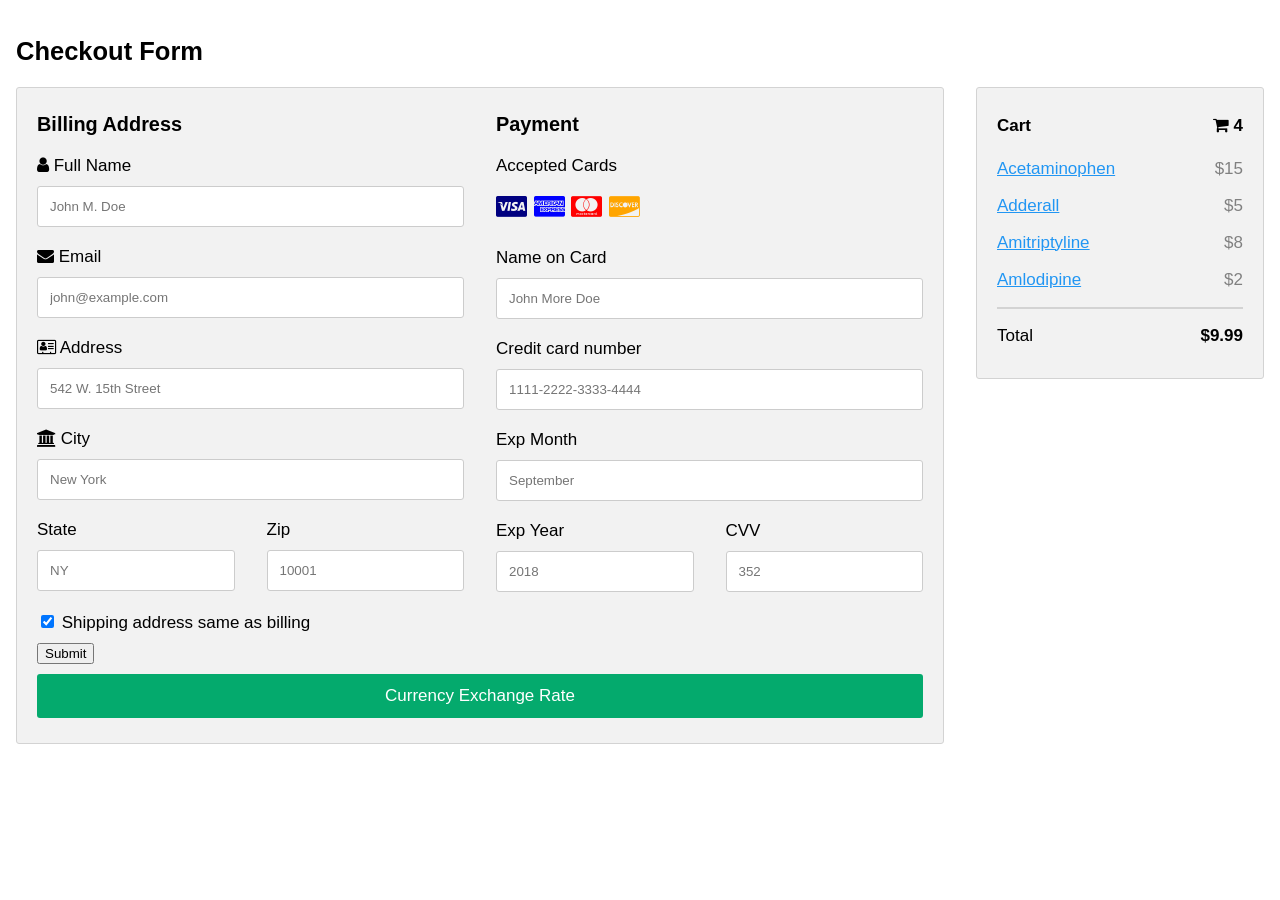
<file: checkout.html>
<!DOCTYPE html>
<html>
<head>
<meta name="viewport" content="width=device-width, initial-scale=1">
<link rel="stylesheet" href="https://cdnjs.cloudflare.com/ajax/libs/font-awesome/4.7.0/css/font-awesome.min.css">
<style>
body {
  font-family: Arial;
  font-size: 17px;
  padding: 8px;
}

* {
  box-sizing: border-box;
}

.row {
  display: -ms-flexbox; /* IE10 */
  display: flex;
  -ms-flex-wrap: wrap; /* IE10 */
  flex-wrap: wrap;
  margin: 0 -16px;
}

.col-25 {
  -ms-flex: 25%; /* IE10 */
  flex: 25%;
}

.col-50 {
  -ms-flex: 50%; /* IE10 */
  flex: 50%;
}

.col-75 {
  -ms-flex: 75%; /* IE10 */
  flex: 75%;
}

.col-25,
.col-50,
.col-75 {
  padding: 0 16px;
}

.container {
  background-color: #f2f2f2;
  padding: 5px 20px 15px 20px;
  border: 1px solid lightgrey;
  border-radius: 3px;
}

input[type=text] {
  width: 100%;
  margin-bottom: 20px;
  padding: 12px;
  border: 1px solid #ccc;
  border-radius: 3px;
}

label {
  margin-bottom: 10px;
  display: block;
}

.icon-container {
  margin-bottom: 20px;
  padding: 7px 0;
  font-size: 24px;
}

.btn {
  background-color: #04AA6D;
  color: white;
  padding: 12px;
  margin: 10px 0;
  border: none;
  width: 100%;
  border-radius: 3px;
  cursor: pointer;
  font-size: 17px;
}

.btn:hover {
  background-color: #45a049;
}

a {
  color: #2196F3;
}

hr {
  border: 1px solid lightgrey;
}

span.price {
  float: right;
  color: grey;
}

/* Responsive layout - when the screen is less than 800px wide, make the two columns stack on top of each other instead of next to each other (also change the direction - make the "cart" column go on top) */
@media (max-width: 800px) {
  .row {
    flex-direction: column-reverse;
  }
  .col-25 {
    margin-bottom: 20px;
  }
}
</style>
</head>
<body>
    <script>
    function myFunction() {
        alert("The submission has been sent");
        location. reload()
      }
 
    </script>
<h2>Checkout Form</h2>

<div class="row">
  <div class="col-75">
    <div class="container">
      <form action="/receipt.php">
      
        <div class="row">
          <div class="col-50">
            <h3>Billing Address</h3>
            <label for="fname"><i class="fa fa-user"></i> Full Name</label>
            <input type="text" id="fname" name="firstname" placeholder="John M. Doe">
            <label for="email"><i class="fa fa-envelope"></i> Email</label>
            <input type="text" id="email" name="email" placeholder="john@example.com">
            <label for="adr"><i class="fa fa-address-card-o"></i> Address</label>
            <input type="text" id="adr" name="address" placeholder="542 W. 15th Street">
            <label for="city"><i class="fa fa-institution"></i> City</label>
            <input type="text" id="city" name="city" placeholder="New York">

            <div class="row">
              <div class="col-50">
                <label for="state">State</label>
                <input type="text" id="state" name="state" placeholder="NY">
              </div>
              <div class="col-50">
                <label for="zip">Zip</label>
                <input type="text" id="zip" name="zip" placeholder="10001">
              </div>
            </div>
          </div>

          <div class="col-50">
            <h3>Payment</h3>
            <label for="fname">Accepted Cards</label>
            <div class="icon-container">
              <i class="fa fa-cc-visa" style="color:navy;"></i>
              <i class="fa fa-cc-amex" style="color:blue;"></i>
              <i class="fa fa-cc-mastercard" style="color:red;"></i>
              <i class="fa fa-cc-discover" style="color:orange;"></i>
            </div>
            <label for="cname">Name on Card</label>
            <input type="text" id="cname" name="cardname" placeholder="John More Doe">
            <label for="ccnum">Credit card number</label>
            <input type="text" id="ccnum" name="cardnumber" placeholder="1111-2222-3333-4444">
            <label for="expmonth">Exp Month</label>
            <input type="text" id="expmonth" name="expmonth" placeholder="September">
            <div class="row">
              <div class="col-50">
                <label for="expyear">Exp Year</label>
                <input type="text" id="expyear" name="expyear" placeholder="2018">
              </div>
              <div class="col-50">
                <label for="cvv">CVV</label>
                <input type="text" id="cvv" name="cvv" placeholder="352">
              </div>
            </div>
          </div>
          
        </div>
        <label>
          <input type="checkbox" checked="checked" name="sameadr"> Shipping address same as billing
        </label>

         <button onclick="myFunction()">Submit</button>
        
      </form>
      <button onclick="window.location.href='currency.html';" class="btn btn-danger ml-2">Currency Exchange Rate</button>
    </div>
  </div>
  <div class="col-25">
    <div class="container">
      <h4>Cart <span class="price" style="color:black"><i class="fa fa-shopping-cart"></i> <b>4</b></span></h4>
      <p><a href="#">Acetaminophen</a> <span class="price">$15</span></p>
      <p><a href="#">Adderall</a> <span class="price">$5</span></p>
      <p><a href="#">Amitriptyline</a> <span class="price">$8</span></p>
      <p><a href="#">Amlodipine</a> <span class="price">$2</span></p>
      <hr>
      <p>Total <span class="price" style="color:black"><b>$9.99</b></span></p>
    </div>
  </div>
</div>

</body>
</html>
</file>
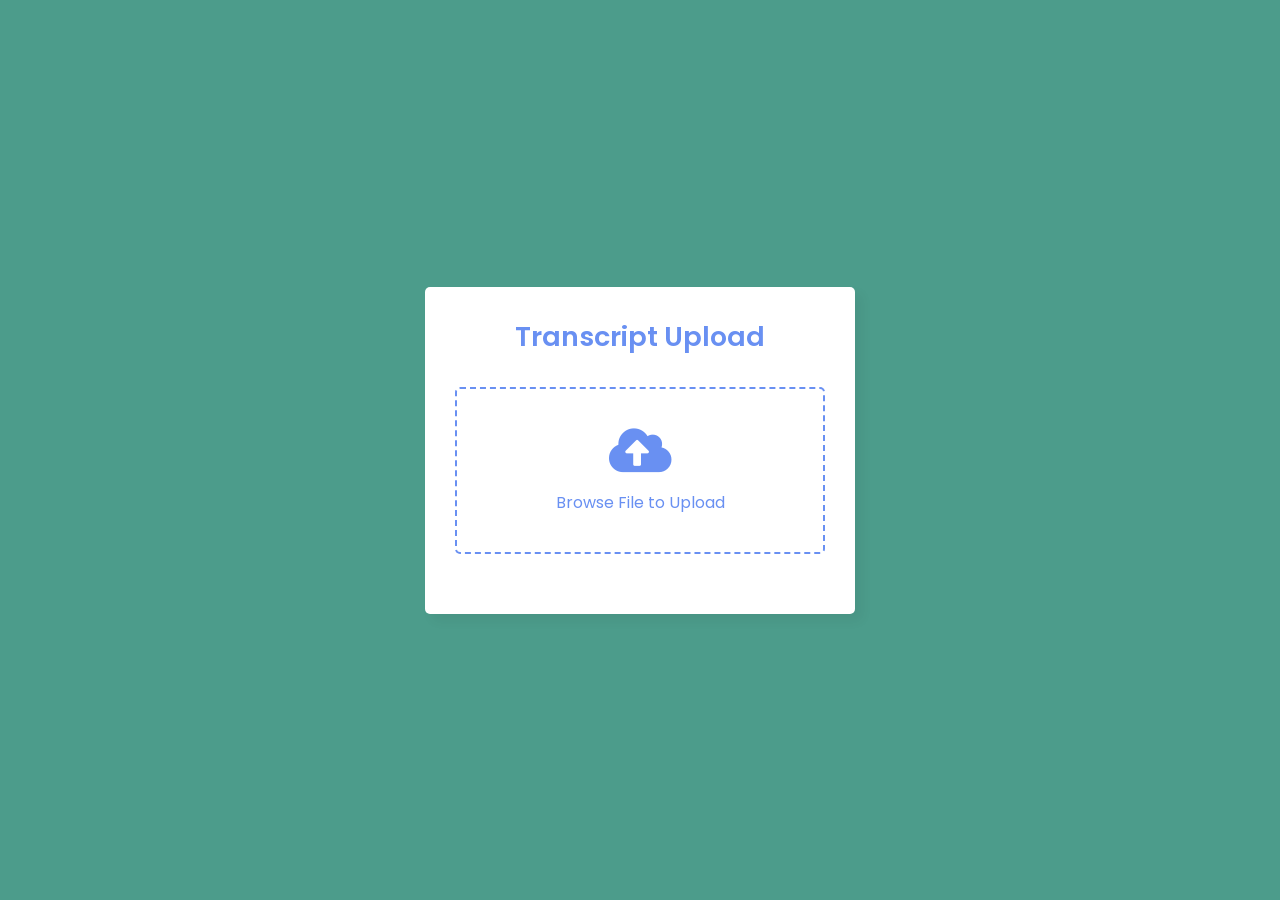
<file: fileUplaod.html>
<!DOCTYPE html>

<html lang="en">
<head>
  <meta charset="UTF-8">
  <meta name="viewport" content="width=device-width, initial-scale=1.0">
  <title>File Upload with Progress Bar | CodingNepal</title>
  <link rel="stylesheet" href="css/upload.css">
  <link rel="stylesheet" href="https://cdnjs.cloudflare.com/ajax/libs/font-awesome/5.15.3/css/all.min.css"/>
</head>
<body>
  <div class="wrapper">
    <header>Transcript Upload</header>
    <form action="#">
      <input class="file-input" type="file" name="file" hidden>
      <i class="fas fa-cloud-upload-alt"></i>
      <p>Browse File to Upload</p>
    </form>
    <section class="progress-area"></section>
    <section class="uploaded-area"></section>
  </div>

  <script src="js/script.js"></script>

</body>
</html>
</file>
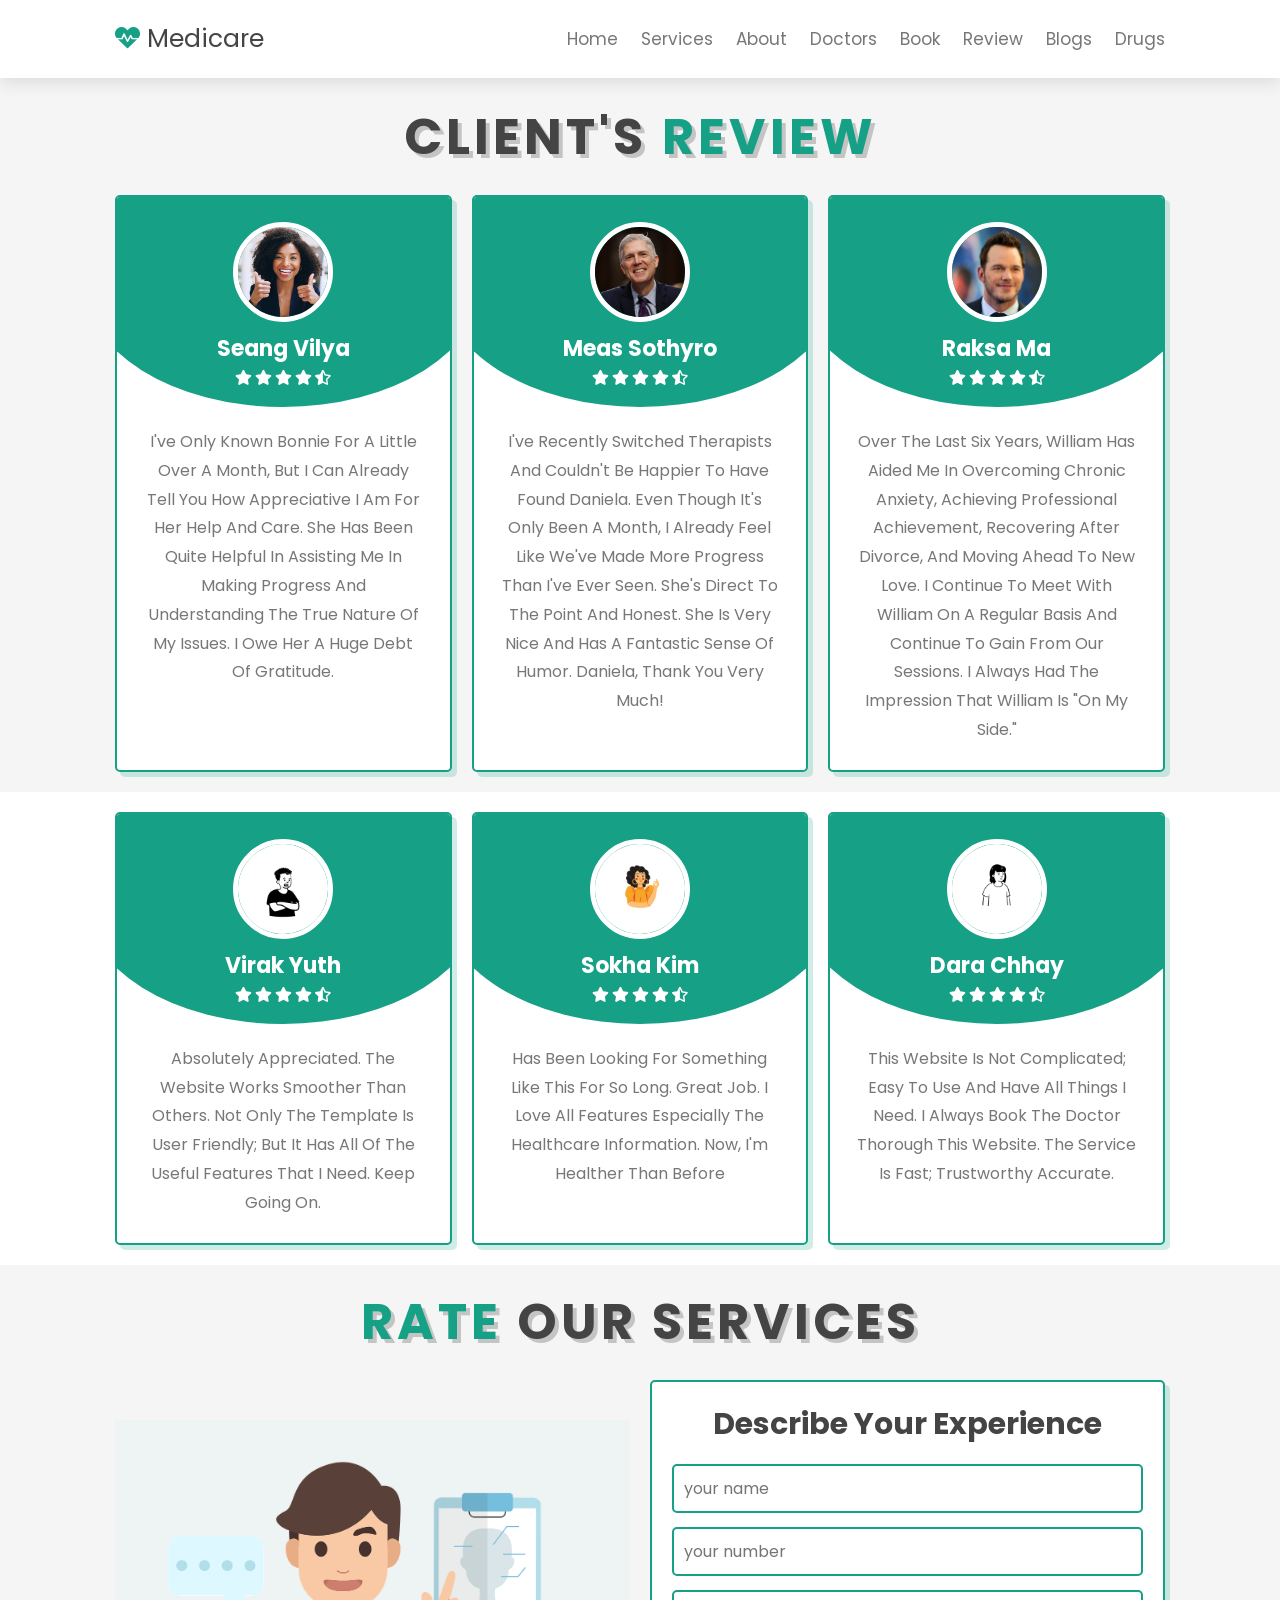
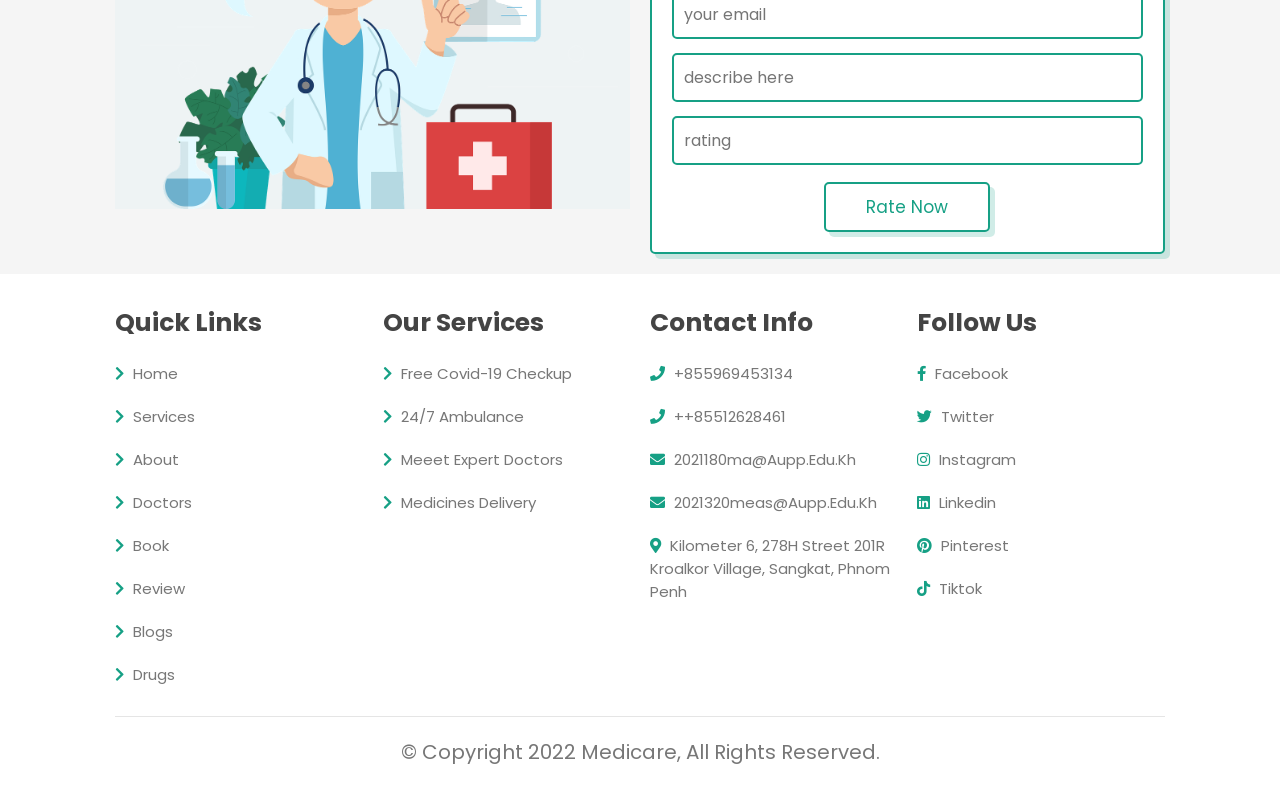
<file: review.html>
<!DOCTYPE html>
<html lang="en">

<head>
    <meta charset="UTF-8">
    <meta http-equiv="X-UA-Compatible" content="IE=edge">
    <meta name="viewport" content="width=device-width, initial-scale=1.0">
    <title> Medicare - Online Health Care Services </title>

    <!-- font awesome cdn link  -->
    <link rel="stylesheet" href="https://cdnjs.cloudflare.com/ajax/libs/font-awesome/5.15.4/css/all.min.css">

    <!-- custom css file link  -->
    <link rel="stylesheet" href="css/style.css">

</head>

<body>

    <!-- header section starts  -->

    <header class="header">

        <a href="index.html" class="logo"> <i class="fas fa-heartbeat"></i> Medicare </a>

        <nav class="navbar">
            <a href="index.html">home</a>
            <a href="service.html">services</a>
            <a href="about.html">about</a>
            <a href="book.html">doctors</a>
            <a href="book.html">book</a>
            <a href="review.html">review</a>
            <a href="blog/blog.html">blogs</a>
            <a href="drugs.html">Drugs</a>
        </nav>

        <div id="menu-btn" class="fas fa-bars"></div>

    </header>

    <!-- header section ends -->

    <!-- review section starts  -->

    <section class="review" id="review">
        <br><br><br><br><br>
        <h1 class="heading"> client's <span>review</span> </h1>

        <div class="box-container">

            <div class="box">
                <img src="image/client1.jpg" alt="">
                <h3>Seang Vilya</h3>
                <div class="stars">
                    <i class="fas fa-star"></i>
                    <i class="fas fa-star"></i>
                    <i class="fas fa-star"></i>
                    <i class="fas fa-star"></i>
                    <i class="fas fa-star-half-alt"></i>
                </div>
                <p class="text">I've only known Bonnie for a little over a month, but I can already tell you how appreciative I am for her help and care. She has been quite helpful in assisting me in making progress and understanding the true nature of my issues. I owe
                    her a huge debt of gratitude.</p>
            </div>

            <div class="box">
                <img src="image/client2.jpg" alt="">
                <h3>Meas Sothyro</h3>
                <div class="stars">
                    <i class="fas fa-star"></i>
                    <i class="fas fa-star"></i>
                    <i class="fas fa-star"></i>
                    <i class="fas fa-star"></i>
                    <i class="fas fa-star-half-alt"></i>
                </div>
                <p class="text">I've recently switched therapists and couldn't be happier to have found Daniela. Even though it's only been a month, I already feel like we've made more progress than I've ever seen. She's direct to the point and honest. She is very nice
                    and has a fantastic sense of humor. Daniela, thank you very much!</p>
            </div>

            <div class="box">
                <img src="image/client3.jpg" alt="">
                <h3>Raksa Ma</h3>
                <div class="stars">
                    <i class="fas fa-star"></i>
                    <i class="fas fa-star"></i>
                    <i class="fas fa-star"></i>
                    <i class="fas fa-star"></i>
                    <i class="fas fa-star-half-alt"></i>
                </div>
                <p class="text">Over the last six years, William has aided me in overcoming chronic anxiety, achieving professional achievement, recovering after divorce, and moving ahead to new love. I continue to meet with William on a regular basis and continue to
                    gain from our sessions. I always had the impression that William is "on my side."</p>
            </div>

        </div>

    </section>


    <section class="review" id="review">
        <div class="box-container">
            <div class="box">
                <img src="image/client4.png" alt="">
                <h3>Virak Yuth</h3>
                <div class="stars">
                    <i class="fas fa-star"></i>
                    <i class="fas fa-star"></i>
                    <i class="fas fa-star"></i>
                    <i class="fas fa-star"></i>
                    <i class="fas fa-star-half-alt"></i>
                </div>
                <p class="text">Absolutely Appreciated. The Website Works Smoother Than Others. Not Only The Template Is User Friendly; But It Has All Of The Useful Features That I Need. Keep Going On.</p>
            </div>
            <div class="box">
                <img src="image/client5.png" alt="">
                <h3>Sokha Kim</h3>
                <div class="stars">
                    <i class="fas fa-star"></i>
                    <i class="fas fa-star"></i>
                    <i class="fas fa-star"></i>
                    <i class="fas fa-star"></i>
                    <i class="fas fa-star-half-alt"></i>
                </div>
                <p class="text">Has Been Looking For Something Like This For So Long. Great Job. I Love All Features Especially The Healthcare Information. Now, I'm Healther Than Before</p>
            </div>

            <div class="box">
                <img src="image/client6.png" alt="">
                <h3>Dara Chhay</h3>
                <div class="stars">
                    <i class="fas fa-star"></i>
                    <i class="fas fa-star"></i>
                    <i class="fas fa-star"></i>
                    <i class="fas fa-star"></i>
                    <i class="fas fa-star-half-alt"></i>
                </div>
                <p class="text">This Website Is Not Complicated; Easy To Use And Have All Things I Need. I Always Book The Doctor Thorough This Website. The Service Is Fast; Trustworthy Accurate.</p>
            </div>
        </div>

    </section>


    <!-- review section ends -->

    <!-- booking section starts   -->

    <section class="book" id="book">

        <h1 class="heading"> <span>Rate</span> our services </h1>

        <div class="row">

            <div class="image">
                <img src="image/book.jpg" alt="">
            </div>

            <form action="">
                <h3>Describe your experience</h3>
                <input type="text" placeholder="your name" class="box">
                <input type="number" placeholder="your number" class="box">
                <input type="email" placeholder="your email" class="box">
                <input type="text" placeholder="describe here" class="box">
                <input type="number" placeholder="rating" class="box">
                <input type="submit" value="Rate Now" class="btn">
            </form>

        </div>

    </section>

    <!-- booking section ends -->

    <!-- footer section starts  -->

    <section class="footer">

        <div class="box-container">

            <div class="box">
                <h3>quick links</h3>
                <a href="index.html"> <i class="fas fa-chevron-right"></i> home </a>
                <a href="service.html"> <i class="fas fa-chevron-right"></i> services </a>
                <a href="about.html"> <i class="fas fa-chevron-right"></i> about </a>
                <a href="book.html"> <i class="fas fa-chevron-right"></i> doctors </a>
                <a href="book.html"> <i class="fas fa-chevron-right"></i> book </a>
                <a href="review.html"> <i class="fas fa-chevron-right"></i> review </a>
                <a href="blog/blog.html"> <i class="fas fa-chevron-right"></i> blogs </a>
                <a href="drugs.html"> <i class="fas fa-chevron-right"></i> Drugs </a>
            </div>

            <div class="box">
                <h3>our services</h3>
                <a href="service.html"> <i class="fas fa-chevron-right"></i> Free Covid-19 checkup </a>
                <a href="service.html"> <i class="fas fa-chevron-right"></i> 24/7 Ambulance </a>
                <a href="service.html"> <i class="fas fa-chevron-right"></i> Meeet Expert Doctors </a>
                <a href="service.html"> <i class="fas fa-chevron-right"></i> Medicines Delivery </a>
            </div>

            <div class="box">
                <h3>contact info</h3>
                <a href="tel:+855969453134"> <i class="fas fa-phone"></i> +855969453134 </a>
                <a href="tel:++85512628461"> <i class="fas fa-phone"></i> ++85512628461 </a>
                <a href="mailto:2021180ma@aupp.edu.kh"> <i class="fas fa-envelope"></i> 2021180ma@aupp.edu.kh </a>
                <a href="mailto:2021320meas@aupp.edu.kh"> <i class="fas fa-envelope"></i> 2021320meas@aupp.edu.kh </a>
                <a href="https://goo.gl/maps/ChLwrzrycGLx9sDg9"> <i class="fas fa-map-marker-alt"></i> Kilometer 6, 278H Street 201R Kroalkor Village, Sangkat, Phnom Penh</a>
            </div>

            <div class="box">
                <h3>follow us</h3>
                <a href="#"> <i class="fab fa-facebook-f"></i> facebook </a>
                <a href="#"> <i class="fab fa-twitter"></i> twitter </a>
                <a href="#"> <i class="fab fa-instagram"></i> instagram </a>
                <a href="#"> <i class="fab fa-linkedin"></i> linkedin </a>
                <a href="#"> <i class="fab fa-pinterest"></i> pinterest </a>
                <a href="#"> <i class="fab fa-tiktok"></i> tiktok </a>
            </div>

        </div>

        <div class="credit"> &copy; Copyright 2022 Medicare, All Rights Reserved. </div>

    </section>

    <!-- footer section ends -->
    <script src="js/javascript.js"></script>
</body>

</html>
</file>
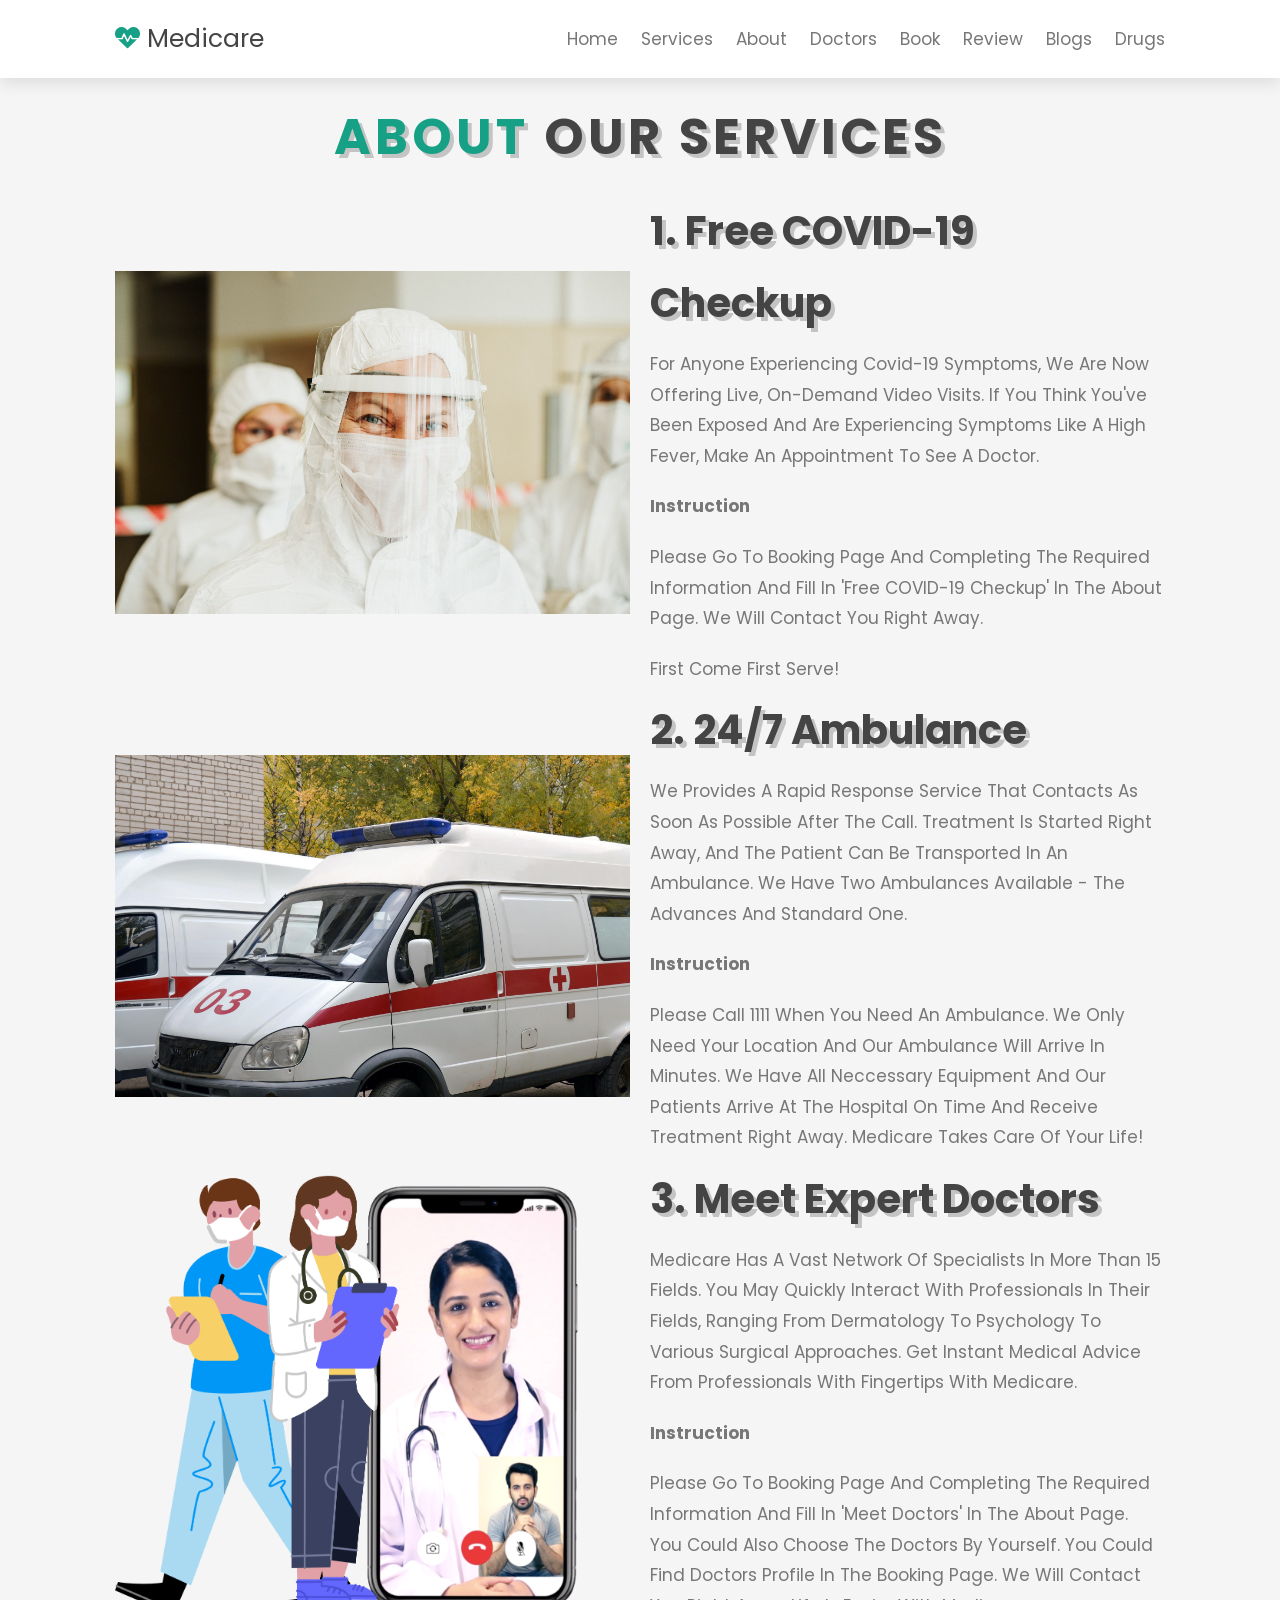
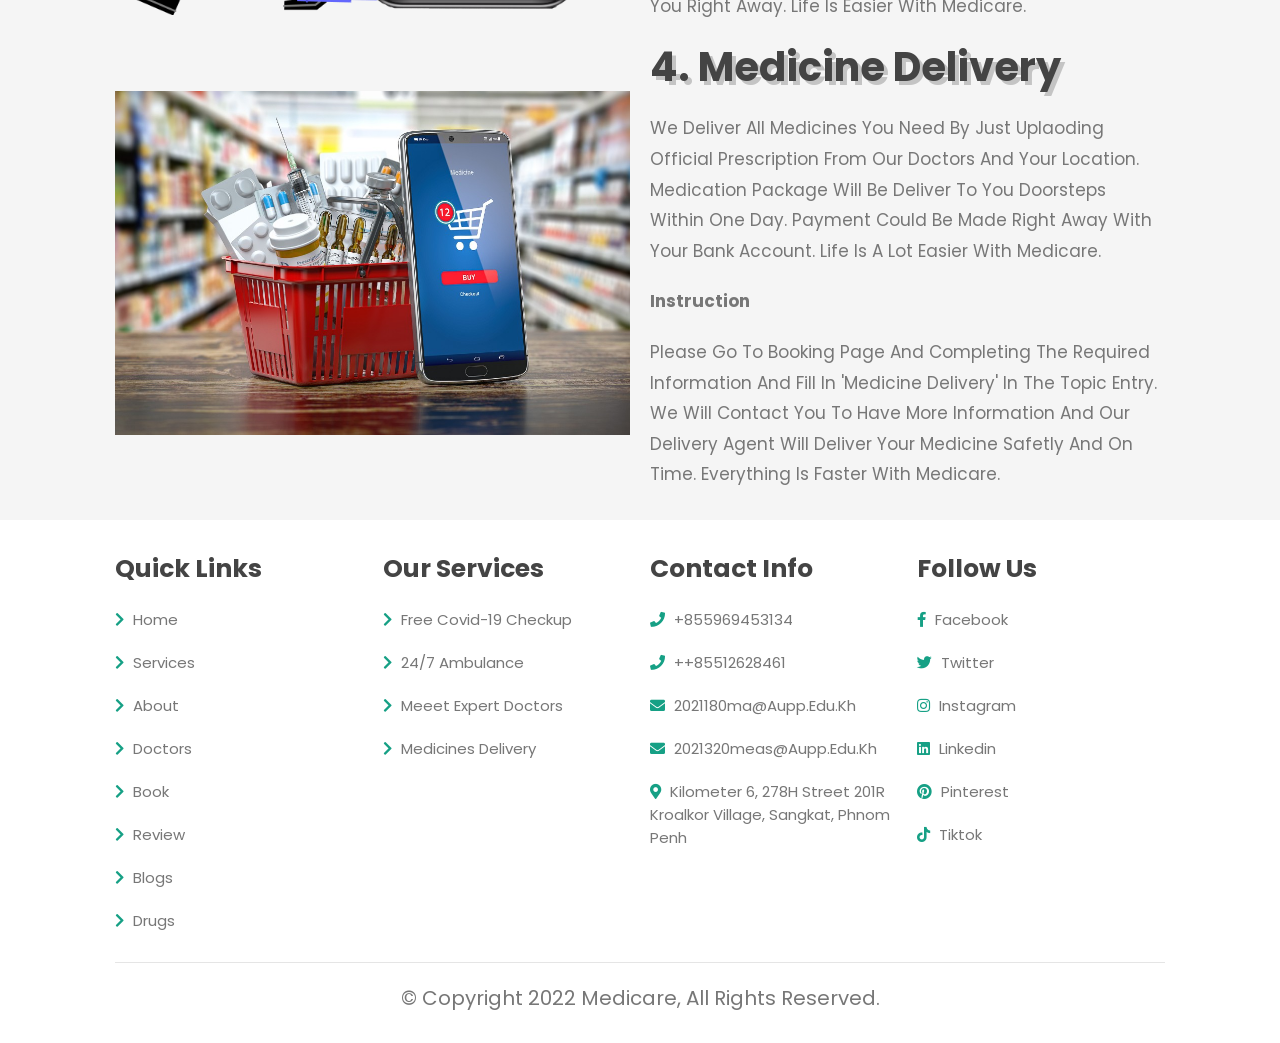
<file: service.html>
<!DOCTYPE html>
<html lang="en">

<head>
    <meta charset="UTF-8">
    <meta http-equiv="X-UA-Compatible" content="IE=edge">
    <meta name="viewport" content="width=device-width, initial-scale=1.0">
    <title> Medicare - Online Health Care Services </title>

    <!-- font awesome cdn link  -->
    <link rel="stylesheet" href="https://cdnjs.cloudflare.com/ajax/libs/font-awesome/5.15.4/css/all.min.css">

    <!-- custom css file link  -->
    <link rel="stylesheet" href="css/style.css">

</head>

<body>

    <!-- header section starts  -->

    <header class="header">

        <a href="index.html" class="logo"> <i class="fas fa-heartbeat"></i> Medicare </a>

        <nav class="navbar">
            <a href="index.html">home</a>
            <a href="service.html">services</a>
            <a href="about.html">about</a>
            <a href="book.html">doctors</a>
            <a href="book.html">book</a>
            <a href="review.html">review</a>
            <a href="blog/blog.html">blogs</a>
            <a href="drugs.html">Drugs</a>
        </nav>

        <div id="menu-btn" class="fas fa-bars"></div>

    </header>

    <!-- header section ends -->

    <section class="about" id="about">
        <br><br><br><br><br>
        <h1 class="heading"> <span>about</span> our services </h1>

        <div class="row">

            <div class="image">
                <img src="image/service1.jpg" alt="">
            </div>

            <div class="content">
                <h3>1. Free COVID-19 Checkup</h3>
                <p>For Anyone Experiencing Covid-19 Symptoms, We Are Now Offering Live, On-Demand Video Visits. If You Think You've Been Exposed And Are Experiencing Symptoms Like A High Fever, Make An Appointment To See A Doctor.
                </p>
                <b><p>Instruction</p></b>
                <p>Please go to booking page and completing the required information and fill in 'Free COVID-19 Checkup' in the about page. We will contact you right away.
                </p>
                <p>First come first serve!</p>
            </div>
        </div>
        <div class="row">

            <div class="image">
                <img src="image/service2.jpg" alt="">
            </div>

            <div class="content">
                <h3>2. 24/7 Ambulance</h3>
                <p>We Provides A Rapid Response Service That Contacts As Soon As Possible After The Call. Treatment Is Started Right Away, And The Patient Can Be Transported In An Ambulance. We Have Two Ambulances Available - The Advances And Standard One.
                </p>
                <b><p>Instruction</p></b>
                <p>Please call 1111 when you need an ambulance. We only need your location and our ambulance will arrive in minutes. We have all neccessary equipment and our patients arrive at the hospital on time and receive treatment right away. Medicare
                    takes care of your life!</p>
            </div>
        </div>
        <div class="row">

            <div class="image">
                <img src="image/service3.png" alt="">
            </div>

            <div class="content">
                <h3>3. Meet Expert Doctors</h3>
                <p>Medicare Has A Vast Network Of Specialists In More Than 15 Fields. You May Quickly Interact With Professionals In Their Fields, Ranging From Dermatology To Psychology To Various Surgical Approaches. Get Instant Medical Advice From Professionals
                    With Fingertips With Medicare.
                </p>
                <b><p>Instruction</p></b>
                <p>Please Go To Booking Page And Completing The Required Information And Fill In 'Meet Doctors' In The About Page. You could also choose the doctors by yourself. You could find doctors profile in the booking page. We Will Contact You Right
                    Away. Life is easier with Medicare.</p>
            </div>
        </div>
        <div class="row">

            <div class="image">
                <img src="image/service4.jpg" alt="">
            </div>

            <div class="content">
                <h3>4. Medicine Delivery</h3>
                <p>We Deliver All Medicines You Need By Just Uplaoding Official Prescription From Our Doctors And Your Location. Medication Package Will Be Deliver To You Doorsteps Within One Day. Payment Could Be Made Right Away With Your Bank Account.
                    Life Is A Lot Easier With Medicare.
                </p>
                <b><p>Instruction</p></b>
                <p> Please Go To Booking Page And Completing The Required Information And Fill In 'Medicine Delivery' In The Topic Entry. We will contact you to have more information and our delivery agent will deliver your medicine safetly and on time. Everything
                    is faster with Medicare. </p>
            </div>
        </div>
    </section>

    <!-- footer section starts  -->

    <section class="footer">

        <div class="box-container">

            <div class="box">
                <h3>quick links</h3>
                <a href="index.html"> <i class="fas fa-chevron-right"></i> home </a>
                <a href="service.html"> <i class="fas fa-chevron-right"></i> services </a>
                <a href="about.html"> <i class="fas fa-chevron-right"></i> about </a>
                <a href="book.html"> <i class="fas fa-chevron-right"></i> doctors </a>
                <a href="book.html"> <i class="fas fa-chevron-right"></i> book </a>
                <a href="review.html"> <i class="fas fa-chevron-right"></i> review </a>
                <a href="blog/blog.html"> <i class="fas fa-chevron-right"></i> blogs </a>
                <a href="drugs.html"> <i class="fas fa-chevron-right"></i> Drugs </a>
            </div>

            <div class="box">
                <h3>our services</h3>
                <a href="service.html"> <i class="fas fa-chevron-right"></i> Free Covid-19 checkup </a>
                <a href="service.html"> <i class="fas fa-chevron-right"></i> 24/7 Ambulance </a>
                <a href="service.html"> <i class="fas fa-chevron-right"></i> Meeet Expert Doctors </a>
                <a href="service.html"> <i class="fas fa-chevron-right"></i> Medicines Delivery </a>
            </div>

            <div class="box">
                <h3>contact info</h3>
                <a href="tel:+855969453134"> <i class="fas fa-phone"></i> +855969453134 </a>
                <a href="tel:++85512628461"> <i class="fas fa-phone"></i> ++85512628461 </a>
                <a href="mailto:2021180ma@aupp.edu.kh"> <i class="fas fa-envelope"></i> 2021180ma@aupp.edu.kh </a>
                <a href="mailto:2021320meas@aupp.edu.kh"> <i class="fas fa-envelope"></i> 2021320meas@aupp.edu.kh </a>
                <a href="https://goo.gl/maps/ChLwrzrycGLx9sDg9"> <i class="fas fa-map-marker-alt"></i> Kilometer 6, 278H Street 201R Kroalkor Village, Sangkat, Phnom Penh</a>
            </div>

            <div class="box">
                <h3>follow us</h3>
                <a href="#"> <i class="fab fa-facebook-f"></i> facebook </a>
                <a href="#"> <i class="fab fa-twitter"></i> twitter </a>
                <a href="#"> <i class="fab fa-instagram"></i> instagram </a>
                <a href="#"> <i class="fab fa-linkedin"></i> linkedin </a>
                <a href="#"> <i class="fab fa-pinterest"></i> pinterest </a>
                <a href="#"> <i class="fab fa-tiktok"></i> tiktok </a>
            </div>

        </div>

        <div class="credit"> &copy; Copyright 2022 Medicare, All Rights Reserved. </div>

    </section>

    <!-- footer section ends -->
    <script src="js/javascript.js"></script>

</body>

</html>
</file>
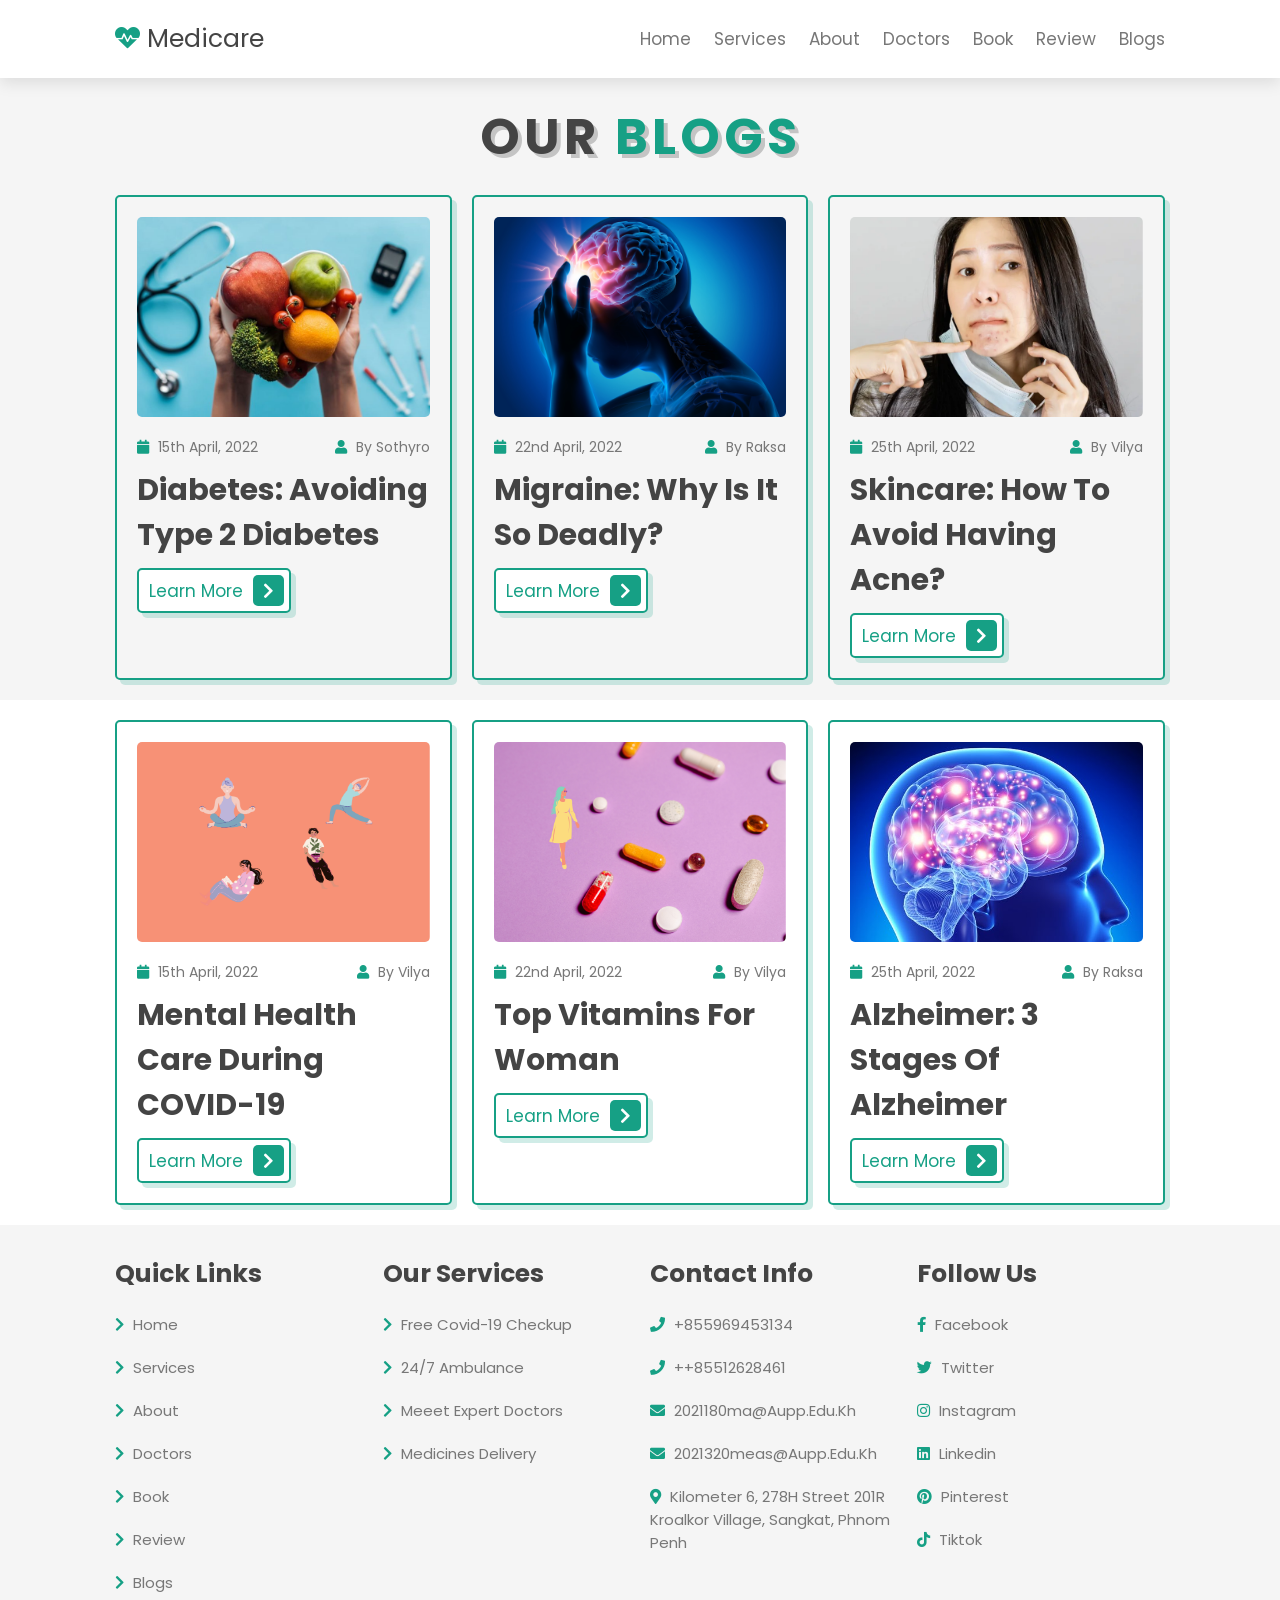
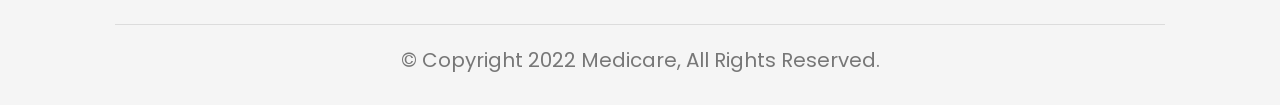
<file: blog/blog.html>
<!DOCTYPE html>
<html lang="en">

<head>
    <meta charset="UTF-8">
    <meta http-equiv="X-UA-Compatible" content="IE=edge">
    <meta name="viewport" content="width=device-width, initial-scale=1.0">
    <title> Medicare - Online Health Care Services </title>

    <!-- font awesome cdn link  -->
    <link rel="stylesheet" href="https://cdnjs.cloudflare.com/ajax/libs/font-awesome/5.15.4/css/all.min.css">

    <!-- custom css file link  -->
    <link rel="stylesheet" href="../css/style.css">

</head>

<body>

    <!-- header section starts  -->

    <header class="header">

        <a href="../index.html" class="logo"> <i class="fas fa-heartbeat"></i> Medicare </a>

        <nav class="navbar">
            <a href="../index.html">home</a>
            <a href="../service.html">services</a>
            <a href="../about.html">about</a>
            <a href="../book.html">doctors</a>
            <a href="../book.html">book</a>
            <a href="../review.html">review</a>
            <a href="../blog/blog.html">blogs</a>
        </nav>

        <div id="menu-btn" class="fas fa-bars"></div>

    </header>

    <!-- header section ends -->
    <!-- blogs section starts  -->

    <section class="blogs" id="blogs">
        <br><br><br><br><br>
        <h1 class="heading"> our <span>blogs</span> </h1>

        <div class="box-container">

            <div class="box">
                <div class="image">
                    <img src="../image/diabet.jpg" alt="">
                </div>
                <div class="content">
                    <div class="icon">
                        <a href="blog1.html"> <i class="fas fa-calendar"></i> 15th April, 2022 </a>
                        <a href="blog1.html"> <i class="fas fa-user"></i> by Sothyro </a>
                    </div>
                    <h3>Diabetes: Avoiding Type 2 Diabetes</h3>
                    <a href="blog1.html" class="btn"> learn more <span class="fas fa-chevron-right"></span> </a>
                </div>
            </div>

            <div class="box">
                <div class="image">
                    <img src="../image/head.jpg" alt="">
                </div>
                <div class="content">
                    <div class="icon">
                        <a href="blog2.html"> <i class="fas fa-calendar"></i> 22nd April, 2022 </a>
                        <a href="blog2.html"> <i class="fas fa-user"></i> by Raksa </a>
                    </div>
                    <h3>Migraine: Why is it so deadly?</h3>
                    <a href="blog2.html" class="btn"> learn more <span class="fas fa-chevron-right"></span> </a>
                </div>
            </div>

            <div class="box">
                <div class="image">
                    <img src="../image/skinCare.jpg" alt="">
                </div>
                <div class="content">
                    <div class="icon">
                        <a href="blog3.html"> <i class="fas fa-calendar"></i> 25th April, 2022 </a>
                        <a href="blog3.html"> <i class="fas fa-user"></i> by Vilya </a>
                    </div>
                    <h3>Skincare: How to avoid having acne?</h3>
                    <a href="blog3.html" class="btn"> learn more <span class="fas fa-chevron-right"></span> </a>
                </div>
            </div>

        </div>

    </section>

    <section class="blogs" id="blogs">
        <div class="box-container">

            <div class="box">
                <div class="image">
                    <img src="../image/mental.png" alt="">
                </div>
                <div class="content">
                    <div class="icon">
                        <a href="blog4.html"> <i class="fas fa-calendar"></i> 15th April, 2022 </a>
                        <a href="blog4.html"> <i class="fas fa-user"></i> by Vilya </a>
                    </div>
                    <h3>Mental Health Care During COVID-19</h3>
                    <a href="blog4.html" class="btn"> learn more <span class="fas fa-chevron-right"></span> </a>
                </div>
            </div>

            <div class="box">
                <div class="image">
                    <img src="../image/vitamin.png" alt="">
                </div>
                <div class="content">
                    <div class="icon">
                        <a href="blog5.html"> <i class="fas fa-calendar"></i> 22nd April, 2022 </a>
                        <a href="blog5.html"> <i class="fas fa-user"></i> by Vilya </a>
                    </div>
                    <h3>Top Vitamins For Woman</h3>
                    <a href="blog5.html" class="btn"> learn more <span class="fas fa-chevron-right"></span> </a>
                </div>
            </div>

            <div class="box">
                <div class="image">
                    <img src="../image/Alzheimer.jpg" alt="">
                </div>
                <div class="content">
                    <div class="icon">
                        <a href="blog6.html"> <i class="fas fa-calendar"></i> 25th April, 2022 </a>
                        <a href="blog6.html"> <i class="fas fa-user"></i> by Raksa </a>
                    </div>
                    <h3>Alzheimer: 3 stages of Alzheimer</h3>
                    <a href="blog6.html" class="btn"> learn more <span class="fas fa-chevron-right"></span> </a>
                </div>
            </div>

        </div>

    </section>

    <!-- blogs section ends -->

    <!-- footer section starts  -->

    <section class="footer">

        <div class="box-container">

            <div class="box">
                <h3>quick links</h3>
                <a href="../index.html"> <i class="fas fa-chevron-right"></i> home </a>
                <a href="../service.html"> <i class="fas fa-chevron-right"></i> services </a>
                <a href="../about.html"> <i class="fas fa-chevron-right"></i> about </a>
                <a href="../book.html"> <i class="fas fa-chevron-right"></i> doctors </a>
                <a href="../book.html"> <i class="fas fa-chevron-right"></i> book </a>
                <a href="../review.html"> <i class="fas fa-chevron-right"></i> review </a>
                <a href="../blog/blog.html"> <i class="fas fa-chevron-right"></i> blogs </a>
            </div>

            <div class="box">
                <h3>our services</h3>
                <a href="../service.html"> <i class="fas fa-chevron-right"></i> Free Covid-19 checkup </a>
                <a href="../service.html"> <i class="fas fa-chevron-right"></i> 24/7 Ambulance </a>
                <a href="../service.html"> <i class="fas fa-chevron-right"></i> Meeet Expert Doctors </a>
                <a href="../service.html"> <i class="fas fa-chevron-right"></i> Medicines Delivery </a>
            </div>

            <div class="box">
                <h3>contact info</h3>
                <a href="tel:+855969453134"> <i class="fas fa-phone"></i> +855969453134 </a>
                <a href="tel:++85512628461"> <i class="fas fa-phone"></i> ++85512628461 </a>
                <a href="mailto:2021180ma@aupp.edu.kh"> <i class="fas fa-envelope"></i> 2021180ma@aupp.edu.kh </a>
                <a href="mailto:2021320meas@aupp.edu.kh"> <i class="fas fa-envelope"></i> 2021320meas@aupp.edu.kh </a>
                <a href="https://goo.gl/maps/ChLwrzrycGLx9sDg9"> <i class="fas fa-map-marker-alt"></i> Kilometer 6, 278H Street 201R Kroalkor Village, Sangkat, Phnom Penh</a>
            </div>

            <div class="box">
                <h3>follow us</h3>
                <a href="#"> <i class="fab fa-facebook-f"></i> facebook </a>
                <a href="#"> <i class="fab fa-twitter"></i> twitter </a>
                <a href="#"> <i class="fab fa-instagram"></i> instagram </a>
                <a href="#"> <i class="fab fa-linkedin"></i> linkedin </a>
                <a href="#"> <i class="fab fa-pinterest"></i> pinterest </a>
                <a href="#"> <i class="fab fa-tiktok"></i> tiktok </a>
            </div>

        </div>

        <div class="credit"> &copy; Copyright 2022 Medicare, All Rights Reserved. </div>

    </section>

    <!-- footer section ends -->

</body>

</html>
</file>
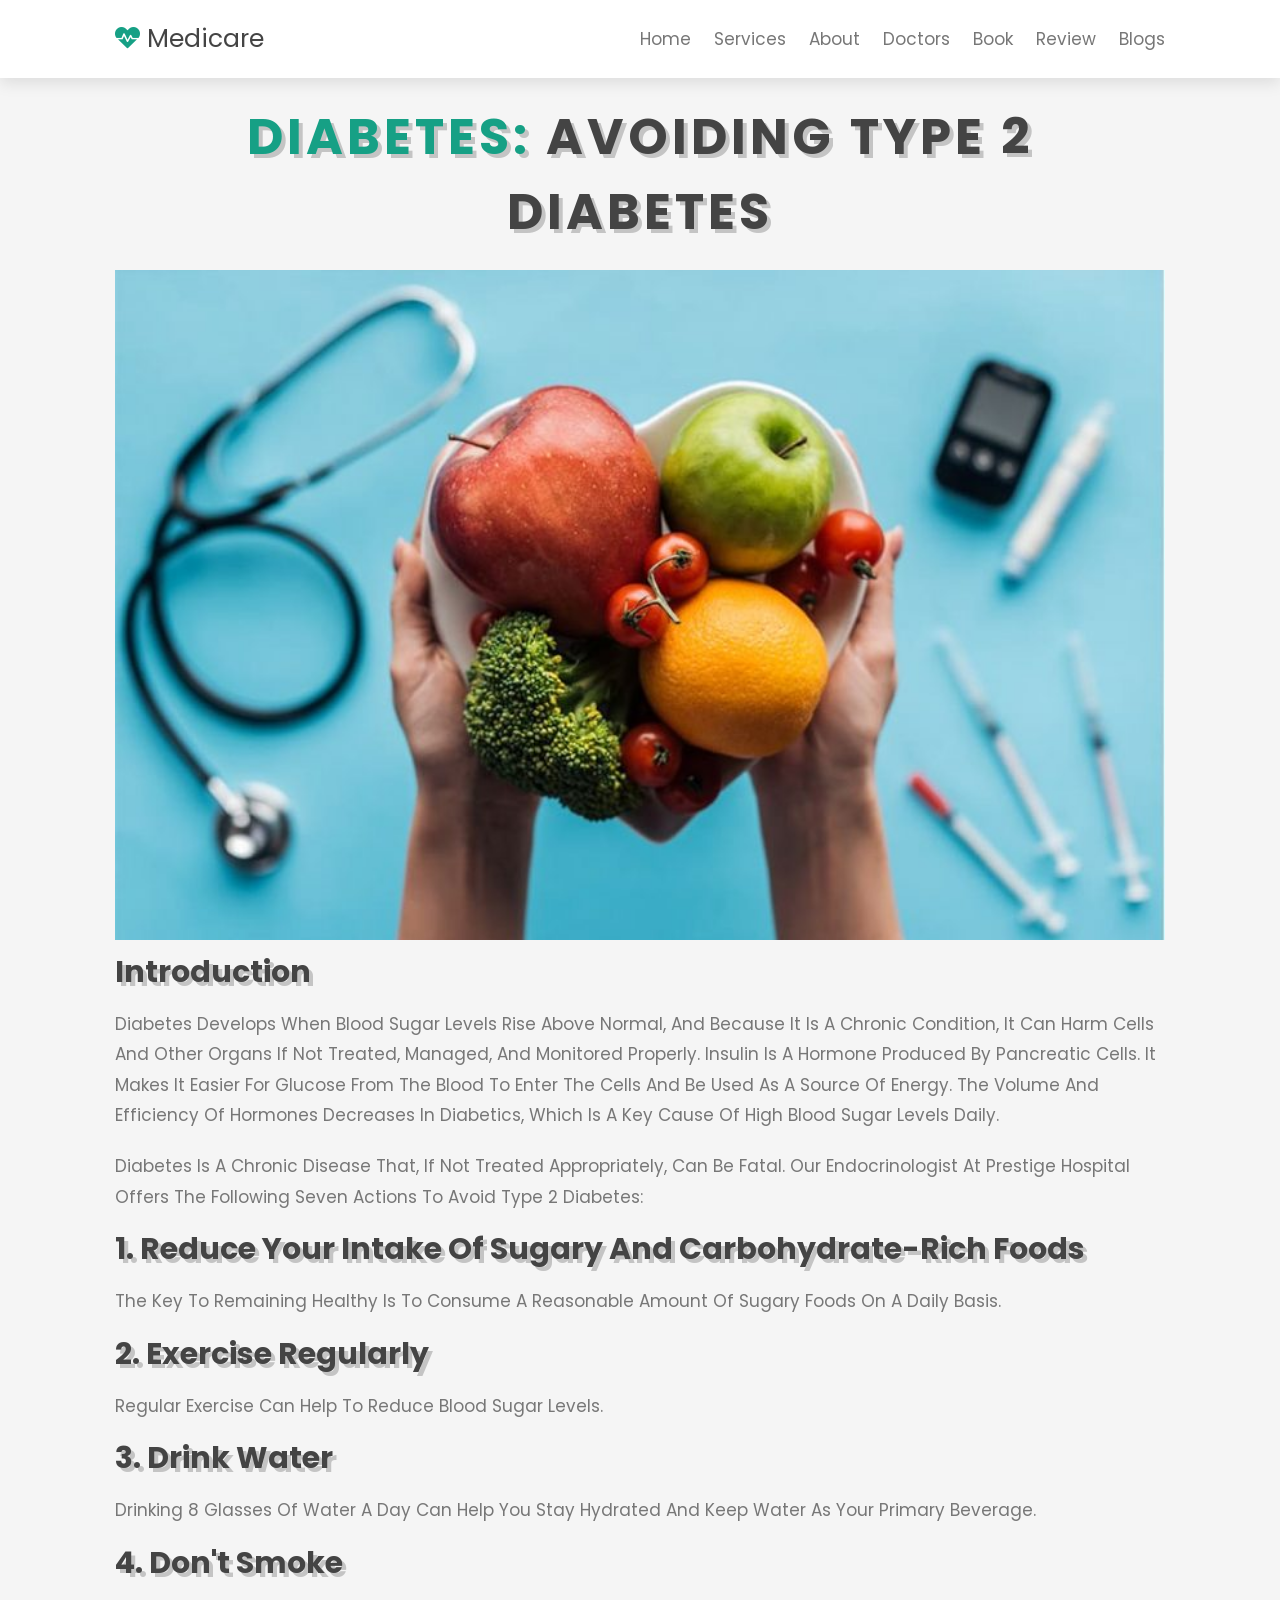
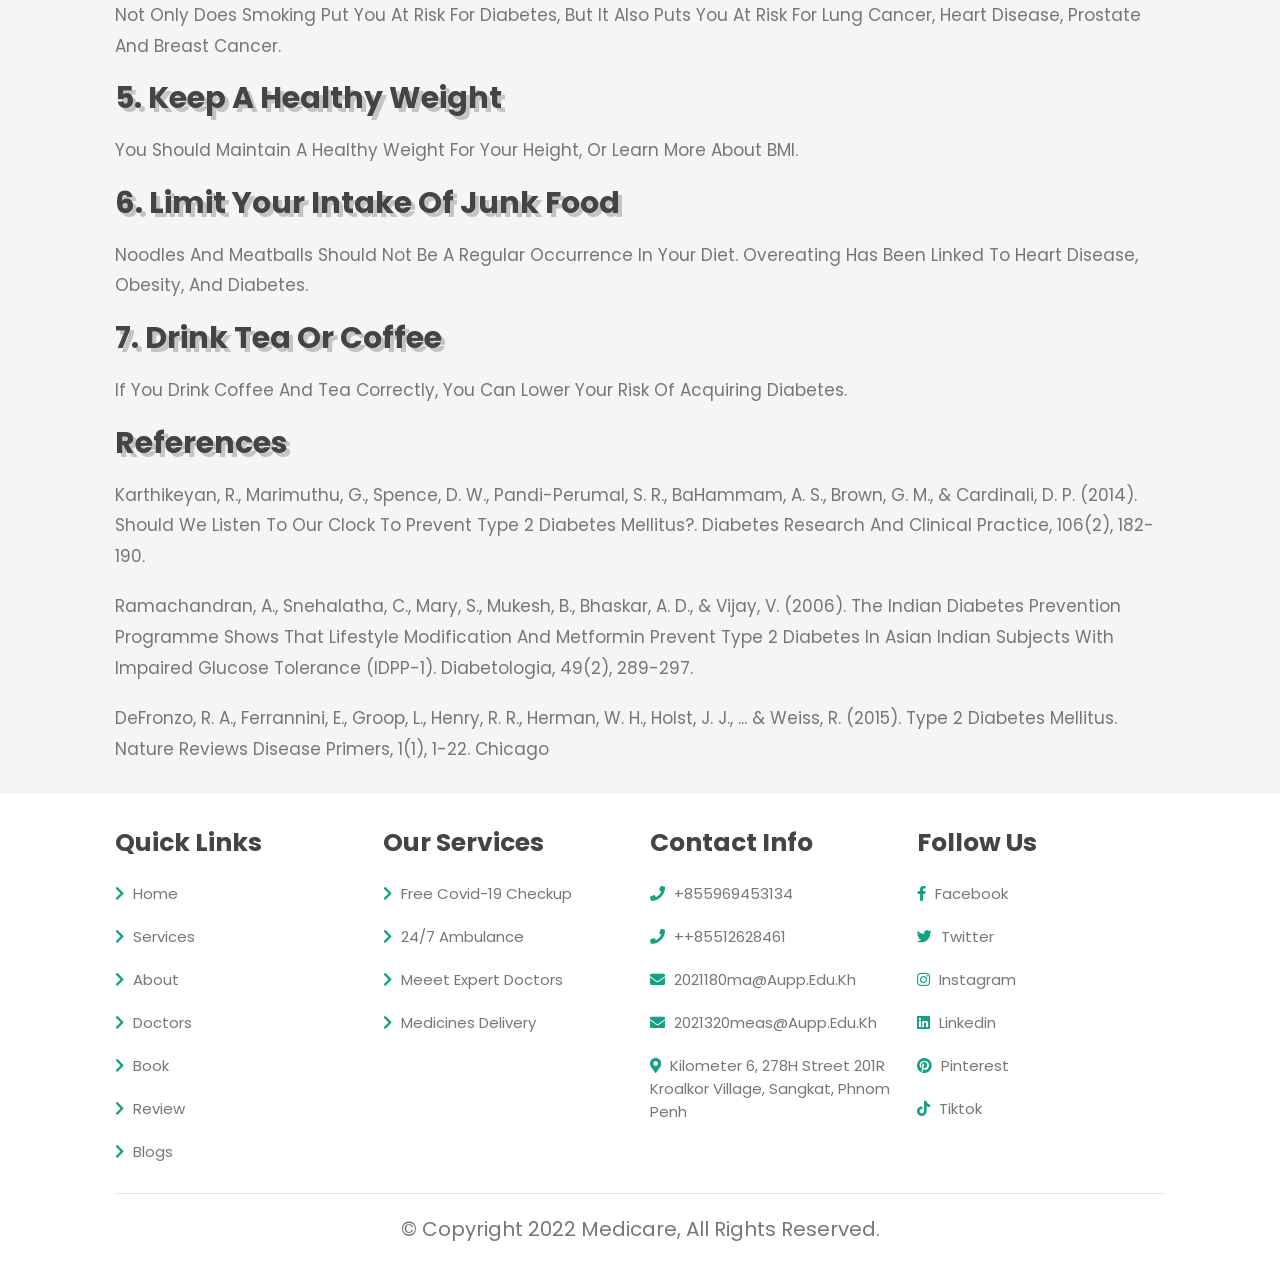
<file: blog/blog1.html>
<!DOCTYPE html>
<html lang="en">

<head>
    <meta charset="UTF-8">
    <meta http-equiv="X-UA-Compatible" content="IE=edge">
    <meta name="viewport" content="width=device-width, initial-scale=1.0">
    <title> Medicare - Online Health Care Services </title>

    <!-- font awesome cdn link  -->
    <link rel="stylesheet" href="https://cdnjs.cloudflare.com/ajax/libs/font-awesome/5.15.4/css/all.min.css">

    <!-- custom css file link  -->
    <link rel="stylesheet" href="../css/style.css">

</head>

<body>

    <!-- header section starts  -->

    <header class="header">

        <a href="../index.html" class="logo"> <i class="fas fa-heartbeat"></i> Medicare </a>

        <nav class="navbar">
            <a href="../index.html">home</a>
            <a href="../service.html">services</a>
            <a href="../about.html">about</a>
            <a href="../book.html">doctors</a>
            <a href="../book.html">book</a>
            <a href="../review.html">review</a>
            <a href="../blog/blog.html">blogs</a>
        </nav>

        <div id="menu-btn" class="fas fa-bars"></div>

    </header>

    <!-- header section ends -->

    <section class="about" id="about">
        <br><br><br><br><br>
        <h1 class="heading"> <span>Diabetes: </span> Avoiding Type 2 Diabetes </h1>
        <img src="../image/diabet.jpg" width="100%" height="90%">
        <div class="row">
            <div class="content">
                <h3 style="font-size: 3rem;">Introduction</h3>
                <p>Diabetes Develops When Blood Sugar Levels Rise Above Normal, And Because It Is A Chronic Condition, It Can Harm Cells And Other Organs If Not Treated, Managed, And Monitored Properly. Insulin Is A Hormone Produced By Pancreatic Cells.
                    It Makes It Easier For Glucose From The Blood To Enter The Cells And Be Used As A Source Of Energy. The Volume And Efficiency Of Hormones Decreases In Diabetics, Which Is A Key Cause Of High Blood Sugar Levels Daily.
                </p>
                <p>
                    Diabetes is a chronic disease that, if not treated appropriately, can be fatal. Our endocrinologist at Prestige Hospital offers the following seven actions to avoid type 2 diabetes:
                </p>

                <h3 style="font-size: 3rem;">1. Reduce your intake of sugary and carbohydrate-rich foods</h3>
                <p>The key to remaining healthy is to consume a reasonable amount of sugary foods on a daily basis.</p>

                <h3 style="font-size: 3rem;">2. Exercise regularly</h3>
                <p>Regular exercise can help to reduce blood sugar levels.</p>

                <h3 style="font-size: 3rem;">3. Drink water</h3>
                <p>Drinking 8 glasses of water a day can help you stay hydrated and keep water as your primary beverage. </p>

                <h3 style="font-size: 3rem;">4. Don't smoke </h3>
                <p>Not only does smoking put you at risk for diabetes, but it also puts you at risk for lung cancer, heart disease, prostate and breast cancer. </p>

                <h3 style="font-size: 3rem;">5. Keep a healthy weight</h3>
                <p>You should maintain a healthy weight for your height, or learn more about BMI. </p>

                <h3 style="font-size: 3rem;">6. Limit your intake of junk food</h3>
                <p>Noodles and meatballs should not be a regular occurrence in your diet. Overeating has been linked to heart disease, obesity, and diabetes. </p>

                <h3 style="font-size: 3rem;">7. Drink Tea or coffee</h3>
                <p>If you drink coffee and tea correctly, you can lower your risk of acquiring diabetes.</p>

                <h3 style="font-size: 3rem;">References</h3>
                <p>Karthikeyan, R., Marimuthu, G., Spence, D. W., Pandi-Perumal, S. R., BaHammam, A. S., Brown, G. M., & Cardinali, D. P. (2014). Should we listen to our clock to prevent type 2 diabetes mellitus?. Diabetes research and clinical practice,
                    106(2), 182-190.</p>
                <p>Ramachandran, A., Snehalatha, C., Mary, S., Mukesh, B., Bhaskar, A. D., & Vijay, V. (2006). The Indian Diabetes Prevention Programme shows that lifestyle modification and metformin prevent type 2 diabetes in Asian Indian subjects with
                    impaired glucose tolerance (IDPP-1). Diabetologia, 49(2), 289-297.</p>
                <p>DeFronzo, R. A., Ferrannini, E., Groop, L., Henry, R. R., Herman, W. H., Holst, J. J., ... & Weiss, R. (2015). Type 2 diabetes mellitus. Nature reviews Disease primers, 1(1), 1-22. Chicago
                </p>
            </div>


        </div>


    </section>
    <!-- footer section starts  -->

    <section class="footer">

        <div class="box-container">

            <div class="box">
                <h3>quick links</h3>
                <a href="../index.html"> <i class="fas fa-chevron-right"></i> home </a>
                <a href="../service.html"> <i class="fas fa-chevron-right"></i> services </a>
                <a href="../about.html"> <i class="fas fa-chevron-right"></i> about </a>
                <a href="../book.html"> <i class="fas fa-chevron-right"></i> doctors </a>
                <a href="../book.html"> <i class="fas fa-chevron-right"></i> book </a>
                <a href="../review.html"> <i class="fas fa-chevron-right"></i> review </a>
                <a href="../blog/blog.html"> <i class="fas fa-chevron-right"></i> blogs </a>
            </div>

            <div class="box">
                <h3>our services</h3>
                <a href="../service.html"> <i class="fas fa-chevron-right"></i> Free Covid-19 checkup </a>
                <a href="../service.html"> <i class="fas fa-chevron-right"></i> 24/7 Ambulance </a>
                <a href="../service.html"> <i class="fas fa-chevron-right"></i> Meeet Expert Doctors </a>
                <a href="../service.html"> <i class="fas fa-chevron-right"></i> Medicines Delivery </a>
            </div>

            <div class="box">
                <h3>contact info</h3>
                <a href="tel:+855969453134"> <i class="fas fa-phone"></i> +855969453134 </a>
                <a href="tel:++85512628461"> <i class="fas fa-phone"></i> ++85512628461 </a>
                <a href="mailto:2021180ma@aupp.edu.kh"> <i class="fas fa-envelope"></i> 2021180ma@aupp.edu.kh </a>
                <a href="mailto:2021320meas@aupp.edu.kh"> <i class="fas fa-envelope"></i> 2021320meas@aupp.edu.kh </a>
                <a href="https://goo.gl/maps/ChLwrzrycGLx9sDg9"> <i class="fas fa-map-marker-alt"></i> Kilometer 6, 278H Street 201R Kroalkor Village, Sangkat, Phnom Penh</a>
            </div>

            <div class="box">
                <h3>follow us</h3>
                <a href="#"> <i class="fab fa-facebook-f"></i> facebook </a>
                <a href="#"> <i class="fab fa-twitter"></i> twitter </a>
                <a href="#"> <i class="fab fa-instagram"></i> instagram </a>
                <a href="#"> <i class="fab fa-linkedin"></i> linkedin </a>
                <a href="#"> <i class="fab fa-pinterest"></i> pinterest </a>
                <a href="#"> <i class="fab fa-tiktok"></i> tiktok </a>
            </div>

        </div>

        <div class="credit"> &copy; Copyright 2022 Medicare, All Rights Reserved. </div>

    </section>


    <!-- footer section ends -->

</body>

</html>
</file>
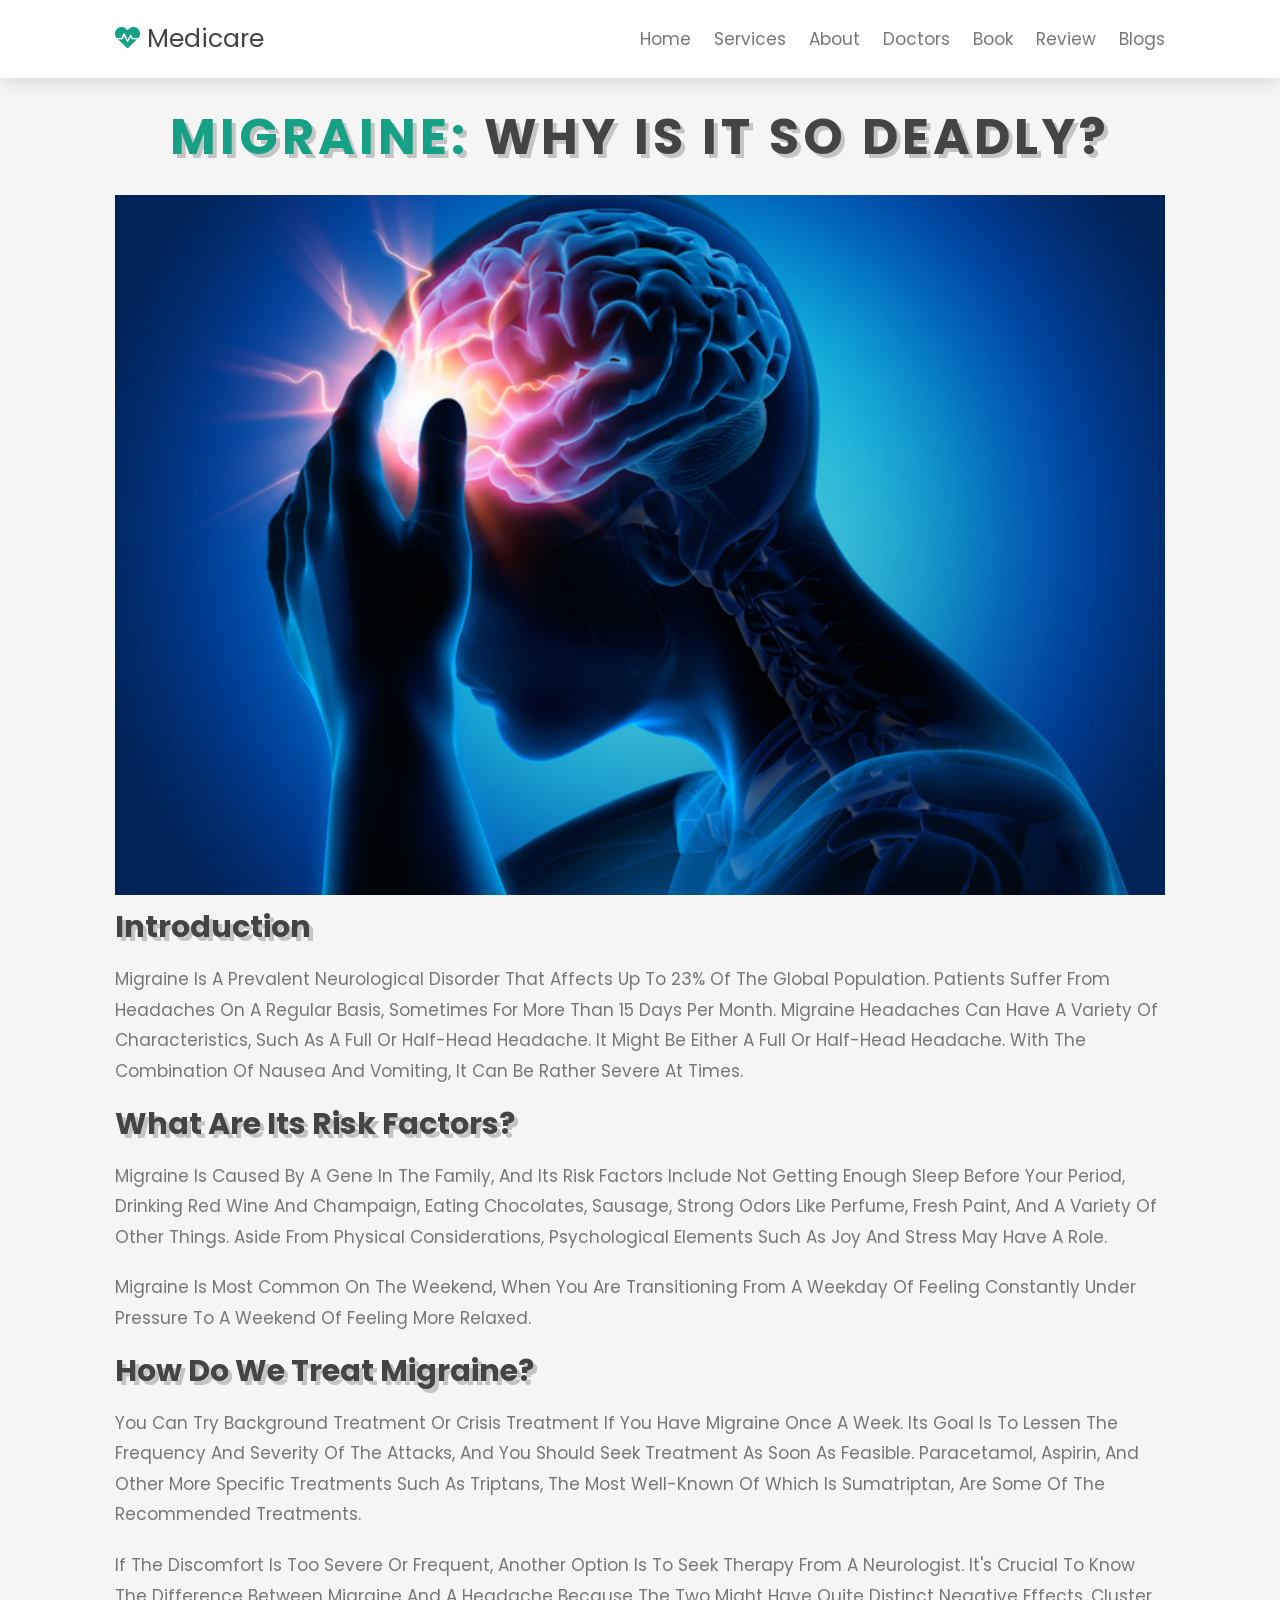
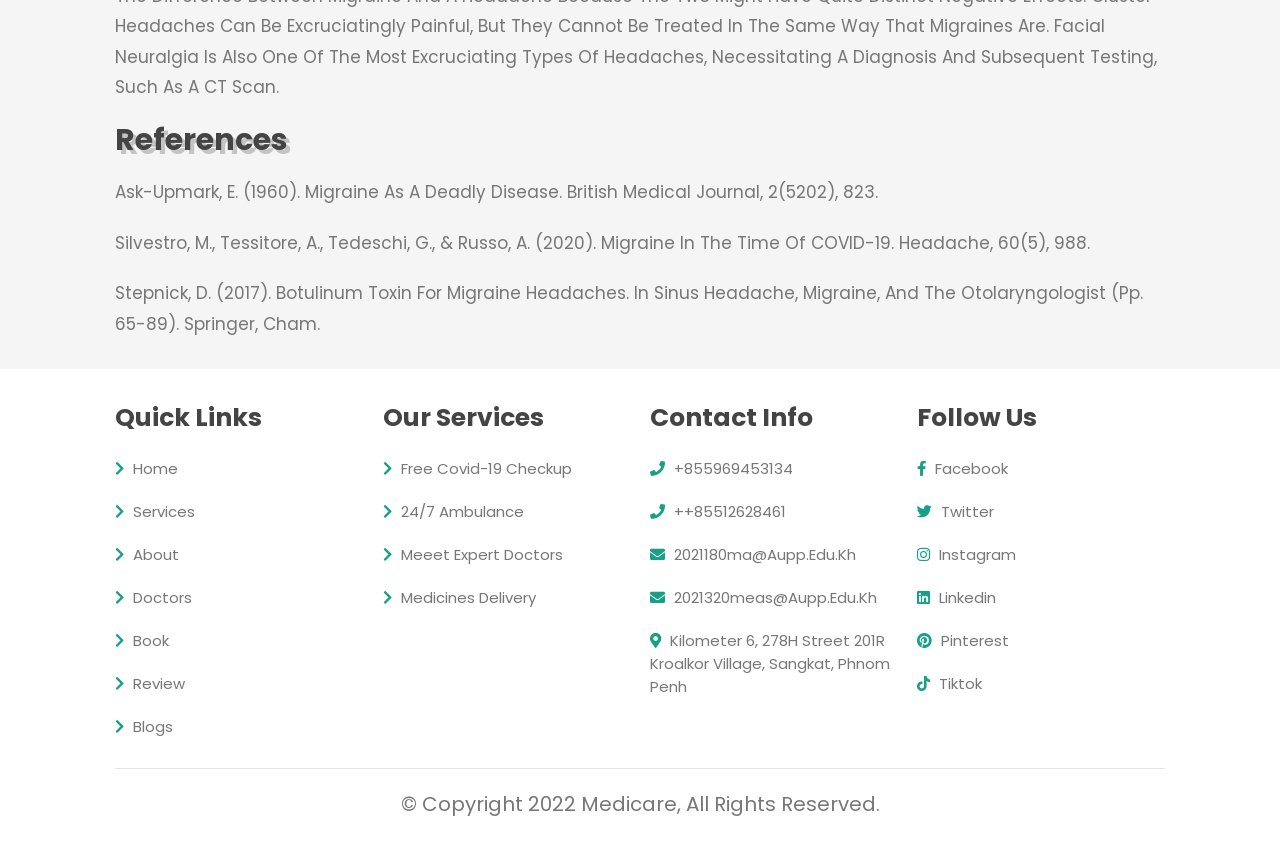
<file: blog/blog2.html>
<!DOCTYPE html>
<html lang="en">

<head>
    <meta charset="UTF-8">
    <meta http-equiv="X-UA-Compatible" content="IE=edge">
    <meta name="viewport" content="width=device-width, initial-scale=1.0">
    <title> Medicare - Online Health Care Services </title>

    <!-- font awesome cdn link  -->
    <link rel="stylesheet" href="https://cdnjs.cloudflare.com/ajax/libs/font-awesome/5.15.4/css/all.min.css">
    <!-- custom css file link  -->
    <link rel="stylesheet" href="../css/style.css">

</head>

<body>

    <!-- header section starts  -->

    <header class="header">

        <a href="/index.html" class="logo"> <i class="fas fa-heartbeat"></i> Medicare </a>

        <nav class="navbar">
            <a href="../index.html">home</a>
            <a href="../service.html">services</a>
            <a href="../about.html">about</a>
            <a href="../book.html">doctors</a>
            <a href="../book.html">book</a>
            <a href="../review.html">review</a>
            <a href="../blog/blog.html">blogs</a>
        </nav>

        <div id="menu-btn" class="fas fa-bars"></div>

    </header>

    <!-- header section ends -->

    <section class="about" id="about">
        <br><br><br><br><br>
        <h1 class="heading"> <span>Migraine: </span> Why Is It So Deadly? </h1>
        <img src="../image/head.jpg" width="100%" height="90%">
        <div class="row">
            <div class="content">
                <h3 style="font-size: 3rem;">Introduction</h3>
                <p>
                    Migraine Is A Prevalent Neurological Disorder That Affects Up To 23% Of The Global Population. Patients Suffer From Headaches On A Regular Basis, Sometimes For More Than 15 Days Per Month. Migraine Headaches Can Have A Variety Of Characteristics, Such
                    As A Full Or Half-Head Headache. It Might Be Either A Full Or Half-Head Headache. With The Combination Of Nausea And Vomiting, It Can Be Rather Severe At Times.
                </p>
                <h3 style="font-size: 3rem;">What are its risk factors?</h3>
                <p>Migraine is caused by a gene in the family, and its risk factors include not getting enough sleep before your period, drinking red wine and champaign, eating chocolates, sausage, strong odors like perfume, fresh paint, and a variety of
                    other things. Aside from physical considerations, psychological elements such as joy and stress may have a role. </p>
                <p>
                    Migraine is most common on the weekend, when you are transitioning from a weekday of feeling constantly under pressure to a weekend of feeling more relaxed.
                </p>
                <h3 style="font-size: 3rem;">How do we treat Migraine?</h3>
                <p>You can try background treatment or crisis treatment if you have Migraine once a week. Its goal is to lessen the frequency and severity of the attacks, and you should seek treatment as soon as feasible. Paracetamol, aspirin, and other
                    more specific treatments such as Triptans, the most well-known of which is Sumatriptan, are some of the recommended treatments.</p>
                <p>If the discomfort is too severe or frequent, another option is to seek therapy from a Neurologist. It's crucial to know the difference between Migraine and a headache because the two might have quite distinct negative effects. Cluster
                    headaches can be excruciatingly painful, but they cannot be treated in the same way that migraines are. Facial neuralgia is also one of the most excruciating types of headaches, necessitating a diagnosis and subsequent testing, such
                    as a CT scan.</p>
                <h3 style="font-size: 3rem;">References</h3>
                <p>Ask-Upmark, E. (1960). Migraine as a deadly disease. British Medical Journal, 2(5202), 823.</p>
                <p>Silvestro, M., Tessitore, A., Tedeschi, G., & Russo, A. (2020). Migraine in the time of COVID-19. Headache, 60(5), 988.</p>
                <p>Stepnick, D. (2017). Botulinum toxin for migraine headaches. In Sinus Headache, Migraine, and the Otolaryngologist (pp. 65-89). Springer, Cham.</p>
            </div>


        </div>


    </section>
    <!-- footer section starts  -->

    <section class="footer">

        <div class="box-container">

            <div class="box">
                <h3>quick links</h3>
                <a href="../index.html"> <i class="fas fa-chevron-right"></i> home </a>
                <a href="../service.html"> <i class="fas fa-chevron-right"></i> services </a>
                <a href="../about.html"> <i class="fas fa-chevron-right"></i> about </a>
                <a href="../book.html"> <i class="fas fa-chevron-right"></i> doctors </a>
                <a href="../book.html"> <i class="fas fa-chevron-right"></i> book </a>
                <a href="../review.html"> <i class="fas fa-chevron-right"></i> review </a>
                <a href="../blog/blog.html"> <i class="fas fa-chevron-right"></i> blogs </a>
            </div>

            <div class="box">
                <h3>our services</h3>
                <a href="../service.html"> <i class="fas fa-chevron-right"></i> Free Covid-19 checkup </a>
                <a href="../service.html"> <i class="fas fa-chevron-right"></i> 24/7 Ambulance </a>
                <a href="../service.html"> <i class="fas fa-chevron-right"></i> Meeet Expert Doctors </a>
                <a href="../service.html"> <i class="fas fa-chevron-right"></i> Medicines Delivery </a>
            </div>

            <div class="box">
                <h3>contact info</h3>
                <a href="tel:+855969453134"> <i class="fas fa-phone"></i> +855969453134 </a>
                <a href="tel:++85512628461"> <i class="fas fa-phone"></i> ++85512628461 </a>
                <a href="mailto:2021180ma@aupp.edu.kh"> <i class="fas fa-envelope"></i> 2021180ma@aupp.edu.kh </a>
                <a href="mailto:2021320meas@aupp.edu.kh"> <i class="fas fa-envelope"></i> 2021320meas@aupp.edu.kh </a>
                <a href="https://goo.gl/maps/ChLwrzrycGLx9sDg9"> <i class="fas fa-map-marker-alt"></i> Kilometer 6, 278H Street 201R Kroalkor Village, Sangkat, Phnom Penh</a>
            </div>

            <div class="box">
                <h3>follow us</h3>
                <a href="#"> <i class="fab fa-facebook-f"></i> facebook </a>
                <a href="#"> <i class="fab fa-twitter"></i> twitter </a>
                <a href="#"> <i class="fab fa-instagram"></i> instagram </a>
                <a href="#"> <i class="fab fa-linkedin"></i> linkedin </a>
                <a href="#"> <i class="fab fa-pinterest"></i> pinterest </a>
                <a href="#"> <i class="fab fa-tiktok"></i> tiktok </a>
            </div>

        </div>

        <div class="credit"> &copy; Copyright 2022 Medicare, All Rights Reserved. </div>

    </section>


    <!-- footer section ends -->

</body>

</html>
</file>
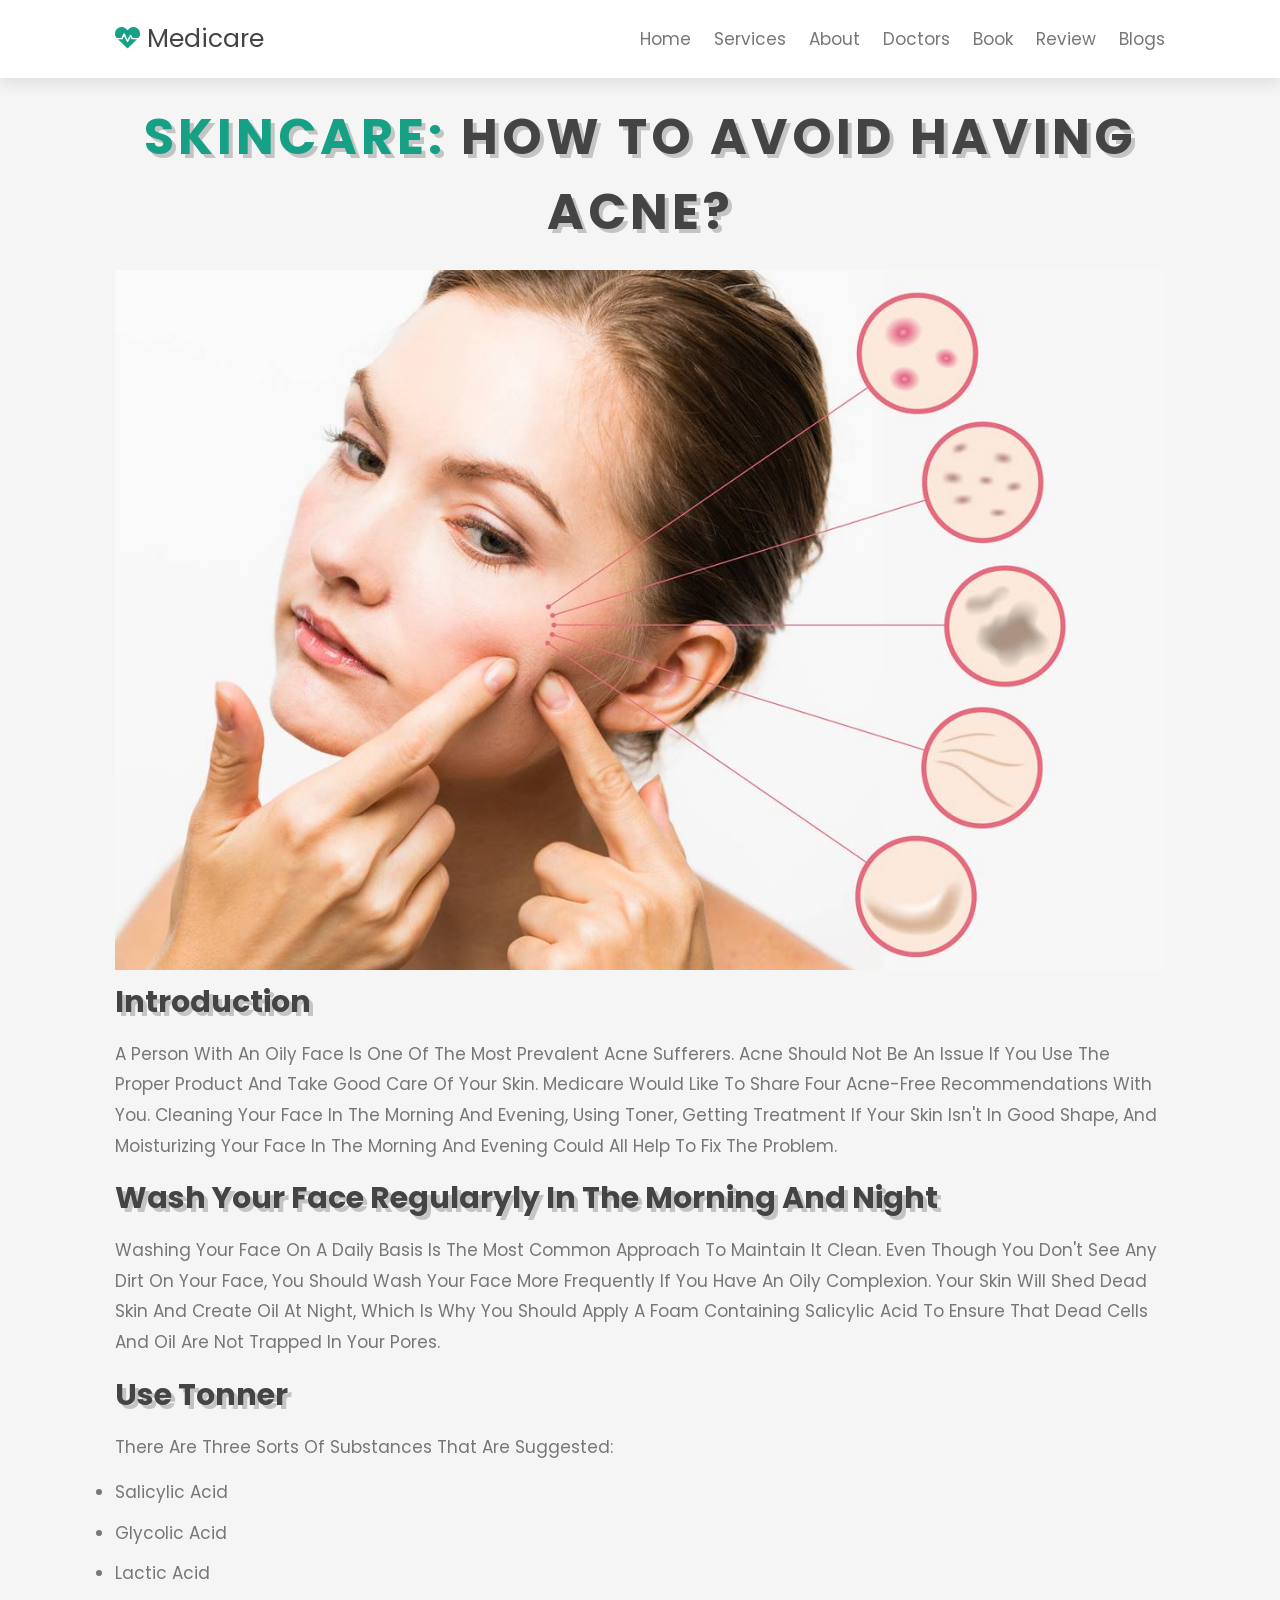
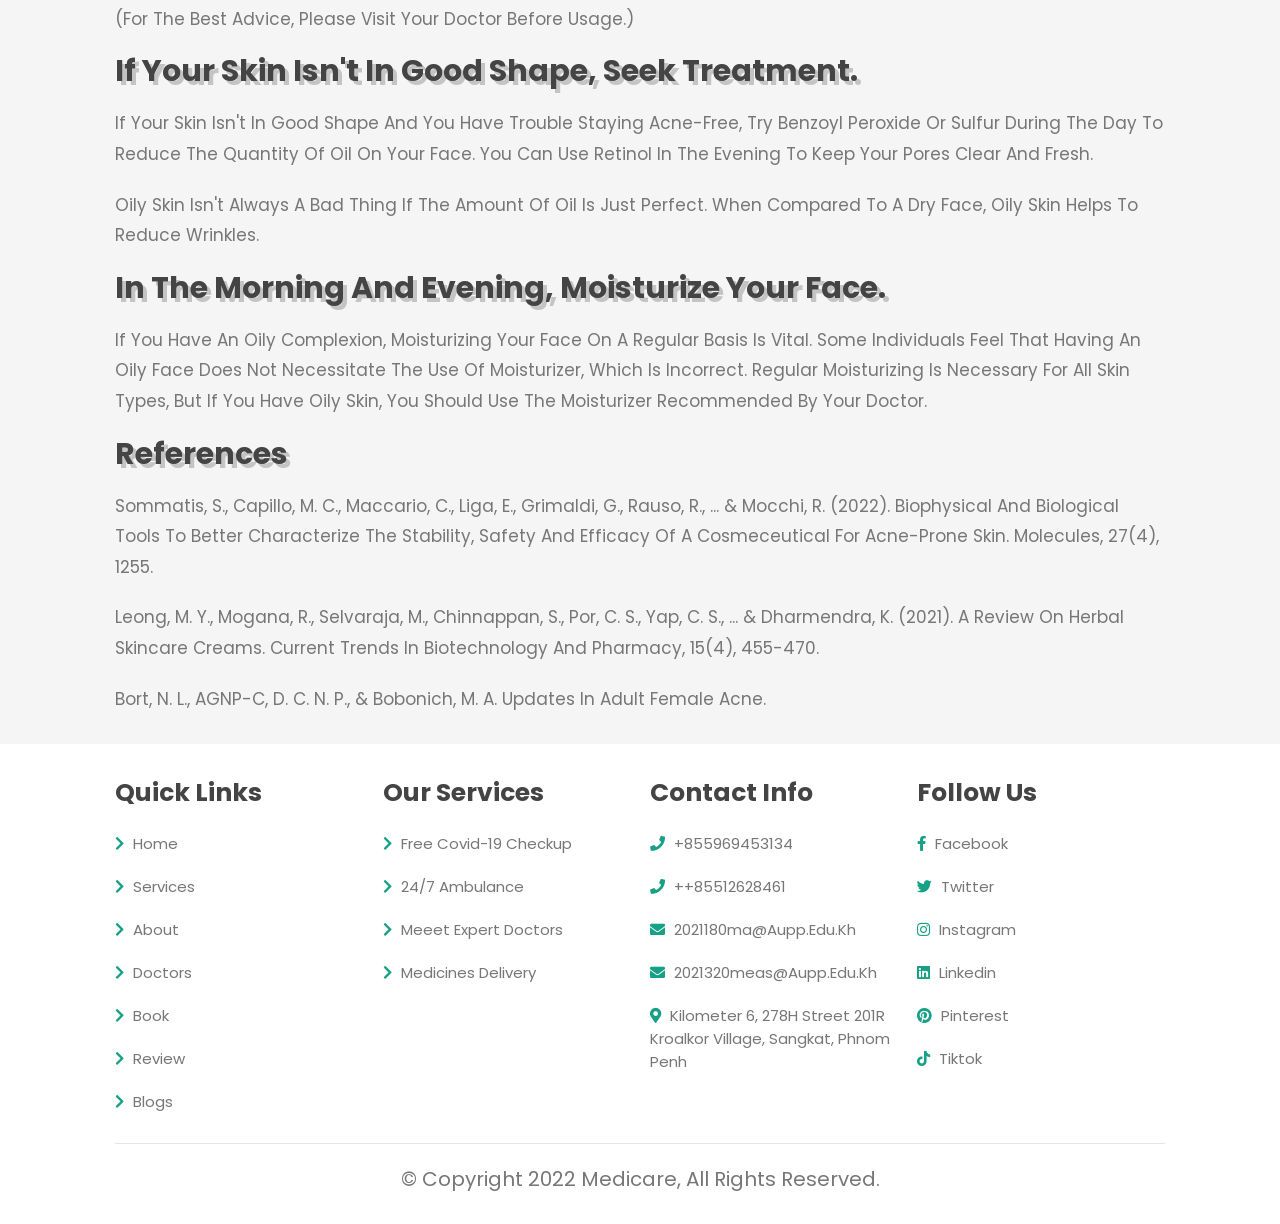
<file: blog/blog3.html>
<!DOCTYPE html>
<html lang="en">

<head>
    <meta charset="UTF-8">
    <meta http-equiv="X-UA-Compatible" content="IE=edge">
    <meta name="viewport" content="width=device-width, initial-scale=1.0">
    <title> Medicare - Online Health Care Services </title>

    <!-- font awesome cdn link  -->
    <link rel="stylesheet" href="https://cdnjs.cloudflare.com/ajax/libs/font-awesome/5.15.4/css/all.min.css">
    <!-- custom css file link  -->
    <link rel="stylesheet" href="../css/style.css">

</head>

<body>

    <!-- header section starts  -->

    <header class="header">

        <a href="../index.html" class="logo"> <i class="fas fa-heartbeat"></i> Medicare </a>

        <nav class="navbar">
            <a href="../index.html">home</a>
            <a href="../service.html">services</a>
            <a href="../about.html">about</a>
            <a href="../book.html">doctors</a>
            <a href="../book.html">book</a>
            <a href="../review.html">review</a>
            <a href="../blog/blog.html">blogs</a>
        </nav>

        <div id="menu-btn" class="fas fa-bars"></div>

    </header>

    <!-- header section ends -->

    <section class="about" id="about">
        <br><br><br><br><br>
        <h1 class="heading"> <span> Skincare: </span> How To Avoid Having Acne? </h1>
        <img src="../image/acene.jpg" width="100%" height="90%">
        <div class="row">
            <div class="content">
                <h3 style="font-size: 3rem;">Introduction</h3>
                <p>
                    A Person With An Oily Face Is One Of The Most Prevalent Acne Sufferers. Acne Should Not Be An Issue If You Use The Proper Product And Take Good Care Of Your Skin. Medicare Would Like To Share Four Acne-Free Recommendations With You. Cleaning Your Face
                    In The Morning And Evening, Using Toner, Getting Treatment If Your Skin Isn't In Good Shape, And Moisturizing Your Face In The Morning And Evening Could All Help To Fix The Problem.
                </p>
                <h3 style="font-size: 3rem;">Wash your face regularyly in the morning and night</h3>
                <p>Washing your face on a daily basis is the most common approach to maintain it clean. Even though you don't see any dirt on your face, you should wash your face more frequently if you have an oily complexion. Your skin will shed dead skin
                    and create oil at night, which is why you should apply a foam containing salicylic acid to ensure that dead cells and oil are not trapped in your pores. </p>
                <h3 style="font-size: 3rem;">Use tonner</h3>
                <p>There are three sorts of substances that are suggested: </p>
                <ul>
                    <li>Salicylic acid</li>
                    <li>Glycolic acid </li>
                    <li>Lactic acid </li>
                </ul>
                <p>(For the best advice, please visit your doctor before usage.)</p>

                <h3 style="font-size: 3rem;">If your skin isn't in good shape, seek treatment. </h3>
                <p>
                    If your skin isn't in good shape and you have trouble staying acne-free, try Benzoyl peroxide or sulfur during the day to reduce the quantity of oil on your face. You can use Retinol in the evening to keep your pores clear and fresh.
                </p>
                <p>Oily skin isn't always a bad thing if the amount of oil is just perfect. When compared to a dry face, oily skin helps to reduce wrinkles.</p>

                <h3 style="font-size: 3rem;">In the morning and evening, moisturize your face. </h3>
                <p>
                    If you have an oily complexion, moisturizing your face on a regular basis is vital. Some individuals feel that having an oily face does not necessitate the use of moisturizer, which is incorrect. Regular moisturizing is necessary for all skin types, but
                    if you have oily skin, you should use the moisturizer recommended by your doctor.
                </p>
                <h3 style="font-size: 3rem;">References</h3>
                <p>Sommatis, S., Capillo, M. C., Maccario, C., Liga, E., Grimaldi, G., Rauso, R., ... & Mocchi, R. (2022). Biophysical and Biological Tools to Better Characterize the Stability, Safety and Efficacy of a Cosmeceutical for Acne-Prone Skin.
                    Molecules, 27(4), 1255.</p>
                <p>Leong, M. Y., Mogana, R., Selvaraja, M., Chinnappan, S., Por, C. S., Yap, C. S., ... & Dharmendra, K. (2021). A Review on Herbal Skincare Creams. Current Trends in Biotechnology and Pharmacy, 15(4), 455-470.</p>
                <p>Bort, N. L., AGNP-C, D. C. N. P., & Bobonich, M. A. Updates in Adult Female Acne.</p>
            </div>


        </div>


    </section>
    <!-- footer section starts  -->

    <section class="footer">

        <div class="box-container">

            <div class="box">
                <h3>quick links</h3>
                <a href="../index.html"> <i class="fas fa-chevron-right"></i> home </a>
                <a href="../service.html"> <i class="fas fa-chevron-right"></i> services </a>
                <a href="../about.html"> <i class="fas fa-chevron-right"></i> about </a>
                <a href="../book.html"> <i class="fas fa-chevron-right"></i> doctors </a>
                <a href="../book.html"> <i class="fas fa-chevron-right"></i> book </a>
                <a href="../review.html"> <i class="fas fa-chevron-right"></i> review </a>
                <a href="../blog/blog.html"> <i class="fas fa-chevron-right"></i> blogs </a>
            </div>

            <div class="box">
                <h3>our services</h3>
                <a href="../service.html"> <i class="fas fa-chevron-right"></i> Free Covid-19 checkup </a>
                <a href="../service.html"> <i class="fas fa-chevron-right"></i> 24/7 Ambulance </a>
                <a href="../service.html"> <i class="fas fa-chevron-right"></i> Meeet Expert Doctors </a>
                <a href="../service.html"> <i class="fas fa-chevron-right"></i> Medicines Delivery </a>
            </div>

            <div class="box">
                <h3>contact info</h3>
                <a href="tel:+855969453134"> <i class="fas fa-phone"></i> +855969453134 </a>
                <a href="tel:++85512628461"> <i class="fas fa-phone"></i> ++85512628461 </a>
                <a href="mailto:2021180ma@aupp.edu.kh"> <i class="fas fa-envelope"></i> 2021180ma@aupp.edu.kh </a>
                <a href="mailto:2021320meas@aupp.edu.kh"> <i class="fas fa-envelope"></i> 2021320meas@aupp.edu.kh </a>
                <a href="https://goo.gl/maps/ChLwrzrycGLx9sDg9"> <i class="fas fa-map-marker-alt"></i> Kilometer 6, 278H Street 201R Kroalkor Village, Sangkat, Phnom Penh</a>
            </div>

            <div class="box">
                <h3>follow us</h3>
                <a href="#"> <i class="fab fa-facebook-f"></i> facebook </a>
                <a href="#"> <i class="fab fa-twitter"></i> twitter </a>
                <a href="#"> <i class="fab fa-instagram"></i> instagram </a>
                <a href="#"> <i class="fab fa-linkedin"></i> linkedin </a>
                <a href="#"> <i class="fab fa-pinterest"></i> pinterest </a>
                <a href="#"> <i class="fab fa-tiktok"></i> tiktok </a>
            </div>

        </div>

        <div class="credit"> &copy; Copyright 2022 Medicare, All Rights Reserved. </div>

    </section>


    <!-- footer section ends -->

</body>

</html>
</file>
<file: css/style.css>
@import url('https://fonts.googleapis.com/css2?family=Poppins:wght@100;200;300;400;500;600;700&display=swap');
:root {
    --green: #16a085;
    --black: #444;
    --light-color: #777;
    --box-shadow: .5rem .5rem 0 rgba(22, 160, 133, .2);
    --text-shadow: .4rem .4rem 0 rgba(0, 0, 0, .2);
    --border: .2rem solid var(--green);
}

* {
    font-family: 'Poppins', sans-serif;
    margin: 0;
    padding: 0;
    box-sizing: border-box;
    outline: none;
    border: none;
    text-transform: capitalize;
    transition: all .2s ease-out;
    text-decoration: none;
}

html {
    font-size: 62.5%;
    overflow-x: hidden;
    scroll-padding-top: 7rem;
    scroll-behavior: smooth;
}

section {
    padding: 2rem 9%;
}

section:nth-child(even) {
    background: #f5f5f5;
}

.heading {
    text-align: center;
    padding-bottom: 2rem;
    text-shadow: var(--text-shadow);
    text-transform: uppercase;
    color: var(--black);
    font-size: 5rem;
    letter-spacing: .4rem;
}

.heading span {
    text-transform: uppercase;
    color: var(--green);
}

.btn {
    display: inline-block;
    margin-top: 1rem;
    padding: .5rem;
    padding-left: 1rem;
    border: var(--border);
    border-radius: .5rem;
    box-shadow: var(--box-shadow);
    color: var(--green);
    cursor: pointer;
    font-size: 1.7rem;
    background: #fff;
}

.btn span {
    padding: .7rem 1rem;
    border-radius: .5rem;
    background: var(--green);
    color: #fff;
    margin-left: .5rem;
}

.btn:hover {
    background: var(--green);
    color: #fff;
}

.btn:hover span {
    color: var(--green);
    background: #fff;
    margin-left: 1rem;
}

.header {
    padding: 2rem 9%;
    position: fixed;
    top: 0;
    left: 0;
    right: 0;
    z-index: 1000;
    box-shadow: 0 .5rem 1.5rem rgba(0, 0, 0, .1);
    display: flex;
    align-items: center;
    justify-content: space-between;
    background: #fff;
}

.header .logo {
    font-size: 2.5rem;
    color: var(--black);
}

.header .logo i {
    color: var(--green);
}

.header .navbar a {
    font-size: 1.7rem;
    color: var(--light-color);
    margin-left: 2rem;
}

.header .navbar a:hover {
    color: var(--green);
}

#menu-btn {
    font-size: 2.5rem;
    border-radius: .5rem;
    background: #eee;
    color: var(--green);
    padding: 1rem 1.5rem;
    cursor: pointer;
    display: none;
}

.home {
    display: flex;
    align-items: center;
    flex-wrap: wrap;
    gap: 1.5rem;
    padding-top: 10rem;
}

.home .image {
    flex: 1 1 40rem;
}

.home .image img {
    width: 100%;
}

.home .content {
    flex: 1 1 45rem;
}

.home .content h3 {
    font-size: 4.5rem;
    color: var(--black);
    line-height: 1.8;
    text-shadow: var(--text-shadow);
}

.home .content p {
    font-size: 1.7rem;
    color: var(--light-color);
    line-height: 1.8;
    padding: 1rem 0;
}

.icons-container {
    display: grid;
    gap: 2rem;
    grid-template-columns: repeat(auto-fit, minmax(20rem, 1fr));
    padding-top: 5rem;
    padding-bottom: 5rem;
}

.icons-container .icons {
    border: var(--border);
    box-shadow: var(--box-shadow);
    border-radius: .5rem;
    text-align: center;
    padding: 2.5rem;
}

.icons-container .icons i {
    font-size: 4.5rem;
    color: var(--green);
    padding-bottom: .7rem;
}

.icons-container .icons h3 {
    font-size: 4.5rem;
    color: var(--black);
    padding: .5rem 0;
    text-shadow: var(--text-shadow);
}

.icons-container .icons p {
    font-size: 1.7rem;
    color: var(--light-color);
}

.services .box-container {
    display: grid;
    grid-template-columns: repeat(auto-fit, minmax(27rem, 1fr));
    gap: 2rem;
}

.services .box-container .box {
    background: #fff;
    border-radius: .5rem;
    box-shadow: var(--box-shadow);
    border: var(--border);
    padding: 2.5rem;
}

.services .box-container .box i {
    color: var(--green);
    font-size: 5rem;
    padding-bottom: .5rem;
}

.services .box-container .box h3 {
    color: var(--black);
    font-size: 2.5rem;
    padding: 1rem 0;
}

.services .box-container .box p {
    color: var(--light-color);
    font-size: 1.4rem;
    line-height: 2;
}

.about .row {
    display: flex;
    align-items: center;
    flex-wrap: wrap;
    gap: 2rem;
}

.about .row .image {
    flex: 1 1 45rem;
}

.about .row .image img {
    width: 100%;
}

.about .row .content {
    flex: 1 1 45rem;
}

.about .row .content h3 {
    color: var(--black);
    text-shadow: var(--text-shadow);
    font-size: 4rem;
    line-height: 1.8;
}

.about .row .content p {
    color: var(--light-color);
    padding: 1rem 0;
    font-size: 1.7rem;
    line-height: 1.8;
}

.about .row .content li {
    color: var(--light-color);
    padding: 0.5rem 0;
    font-size: 1.7rem;
    line-height: 1.8;
}

.doctors .box-container {
    display: grid;
    grid-template-columns: repeat(auto-fit, minmax(30rem, 1fr));
    gap: 2rem;
}

.doctors .box-container .box {
    text-align: center;
    background: #fff;
    border-radius: .5rem;
    border: var(--border);
    box-shadow: var(--box-shadow);
    padding: 2rem;
}

.doctors .box-container .box img {
    height: 20rem;
    border: var(--border);
    border-radius: .5rem;
    margin-top: 1rem;
    margin-bottom: 1rem;
}

.doctors .box-container .box h3 {
    color: var(--black);
    font-size: 1.5rem;
}

.doctors .box-container .box span {
    color: var(--green);
    font-size: 1.5rem;
}

.doctors .box-container .box .share {
    padding-top: 2rem;
}

.doctors .box-container .box .share a {
    height: 5rem;
    width: 5rem;
    line-height: 4.5rem;
    font-size: 2rem;
    color: var(--green);
    border-radius: .5rem;
    border: var(--border);
    margin: .3rem;
}

.doctors .box-container .box .share a:hover {
    background: var(--green);
    color: #fff;
    box-shadow: var(--box-shadow);
}

.book .row {
    display: flex;
    align-items: center;
    flex-wrap: wrap;
    gap: 2rem;
}

.book .row .image {
    flex: 1 1 45rem;
}

.book .row .image img {
    width: 100%;
}

.book .row form {
    flex: 1 1 45rem;
    background: #fff;
    border: var(--border);
    box-shadow: var(--box-shadow);
    text-align: center;
    padding: 2rem;
    border-radius: .5rem;
}

.book .row form h3 {
    color: var(--black);
    padding-bottom: 1rem;
    font-size: 3rem;
}

.book .row form .box {
    width: 100%;
    margin: .7rem 0;
    border-radius: .5rem;
    border: var(--border);
    font-size: 1.6rem;
    color: var(--black);
    text-transform: none;
    padding: 1rem;
}

.book .row form .btn {
    padding: 1rem 4rem;
}

.review .box-container {
    display: grid;
    grid-template-columns: repeat(auto-fit, minmax(27rem, 1fr));
    gap: 2rem;
}

.review .box-container .box {
    border: var(--border);
    box-shadow: var(--box-shadow);
    border-radius: .5rem;
    padding: 2.5rem;
    background: #fff;
    text-align: center;
    position: relative;
    overflow: hidden;
    z-index: 0;
}

.review .box-container .box img {
    height: 10rem;
    width: 10rem;
    border-radius: 50%;
    object-fit: cover;
    border: .5rem solid #fff;
}

.review .box-container .box h3 {
    color: white;
    font-size: 2.2rem;
    padding: .5rem 0;
}

.review .box-container .box .stars i {
    color: #fff;
    font-size: 1.5rem;
}

.review .box-container .box .text {
    color: var(--light-color);
    line-height: 1.8;
    font-size: 1.6rem;
    padding-top: 4rem;
}

.review .box-container .box::before {
    content: '';
    position: absolute;
    top: -4rem;
    left: 50%;
    transform: translateX(-50%);
    background: var(--green);
    border-bottom-left-radius: 50%;
    border-bottom-right-radius: 50%;
    height: 25rem;
    width: 120%;
    z-index: -1;
}

.blogs .box-container {
    display: grid;
    grid-template-columns: repeat(auto-fit, minmax(30rem, 1fr));
    gap: 2rem;
}

.blogs .box-container .box {
    border: var(--border);
    box-shadow: var(--box-shadow);
    border-radius: .5rem;
    padding: 2rem;
}

.blogs .box-container .box .image {
    height: 20rem;
    overflow: hidden;
    border-radius: .5rem;
}

.blogs .box-container .box .image img {
    height: 100%;
    width: 100%;
    object-fit: cover;
}

.blogs .box-container .box:hover .image img {
    transform: scale(1.2);
}

.blogs .box-container .box .content {
    padding-top: 1rem;
}

.blogs .box-container .box .content .icon {
    padding: 1rem 0;
    display: flex;
    align-items: center;
    justify-content: space-between;
}

.blogs .box-container .box .content .icon a {
    font-size: 1.4rem;
    color: var(--light-color);
}

.blogs .box-container .box .content .icon a:hover {
    color: var(--green);
}

.blogs .box-container .box .content .icon a i {
    padding-right: .5rem;
    color: var(--green);
}

.blogs .box-container .box .content h3 {
    color: var(--black);
    font-size: 3rem;
}

.blogs .box-container .box .content p {
    color: var(--light-color);
    font-size: 1.5rem;
    line-height: 1.8;
    padding: 1rem 0;
}

.footer .box-container {
    display: grid;
    grid-template-columns: repeat(auto-fit, minmax(22rem, 1fr));
    gap: 2rem;
}

.footer .box-container .box h3 {
    font-size: 2.5rem;
    color: var(--black);
    padding: 1rem 0;
}

.footer .box-container .box a {
    display: block;
    font-size: 1.5rem;
    color: var(--light-color);
    padding: 1rem 0;
}

.footer .box-container .box a i {
    padding-right: .5rem;
    color: var(--green);
}

.footer .box-container .box a:hover i {
    padding-right: 2rem;
}

.footer .credit {
    padding: 1rem;
    padding-top: 2rem;
    margin-top: 2rem;
    text-align: center;
    font-size: 2rem;
    color: var(--light-color);
    border-top: .1rem solid rgba(0, 0, 0, .1);
}

.footer .credit span {
    color: var(--green);
}


/* media queries  */

@media (max-width:991px) {
    html {
        font-size: 55%;
    }
    .header {
        padding: 2rem;
    }
    section {
        padding: 2rem;
    }
}

@media (max-width:768px) {
    #menu-btn {
        display: initial;
    }
    .header .navbar {
        position: absolute;
        top: 115%;
        right: 2rem;
        border-radius: .5rem;
        box-shadow: var(--box-shadow);
        width: 30rem;
        border: var(--border);
        background: #fff;
        transform: scale(0);
        opacity: 0;
        transform-origin: top right;
        transition: none;
    }
    .header .navbar.active {
        transform: scale(1);
        opacity: 1;
        transition: .2s ease-out;
    }
    .header .navbar a {
        font-size: 2rem;
        display: block;
        margin: 2.5rem;
    }
}

.chat-bar-collapsible {
    box-shadow: 0 8px 16px 0 rgba(0, 0, 0, 0.2);
    position: fixed;
    bottom: 0;
    right: 15px;
    border: 3px solid #f1f1f1;
    z-index: 9;
}

.collapsible {
    background-color: rgb(82, 151, 255);
    color: white;
    cursor: pointer;
    padding: 18px;
    width: 350px;
    text-align: left;
    outline: none;
    font-size: 18px;
    border-radius: 10px 10px 0px 0px;
    border: 3px solid white;
    border-bottom: none;
}

.content1 {
    max-height: 0px;
    transition: 0.2s ease-out;
    background-color: #f1f1f1;
}

.full-chat-block {
    width: 350px;
    background: white;
    text-align: center;
    overflow: auto;
    scrollbar-width: none;
    transition: 0.2s ease-out;
}

.outer-container {
    min-height: 500px;
    bottom: 0%;
    position: relative;
}

.chat-container {
    max-height: 500px;
    width: 100%;
    position: absolute;
    bottom: 0;
    left: 0;
    scroll-behavior: smooth;
    hyphens: auto;
}

.chat-container::-webkit-scrollbar {
    display: none;
}

.chat-bar-input-block {
    display: flex;
    float: left;
    box-sizing: border-box;
    justify-content: space-between;
    width: 100%;
    align-items: center;
    background-color: rgb(235, 235, 235);
    border-radius: 10px 10px 0px 0px;
    padding: 10px 0px 10px 10px;
}

.chat-bar-icons {
    display: flex;
    justify-content: space-evenly;
    box-sizing: border-box;
    width: 25%;
    float: right;
    font-size: 20px;
}

#chat-icon:hover {
    opacity: .7;
}


/* Chat bubbles */

#userInput {
    width: 75%;
}

.input-box {
    float: left;
    border: none;
    box-sizing: border-box;
    width: 100%;
    border-radius: 10px;
    padding: 10px;
    font-size: 16px;
    color: #000;
    background-color: white;
    outline: none
}
.button {
      background-color: #4CAF50; /* Green */
      border: none;
      color: white;
      padding: 15px 32px;
      text-align: center;
      text-decoration: none;
      display: inline-block;
      font-size: 16px;
    }

.userText {
    color: white;
    font-family: Helvetica;
    font-size: 16px;
    font-weight: normal;
    text-align: right;
    clear: both;
}

.userText span {
    line-height: 1.5em;
    display: inline-block;
    background: #5ca6fa;
    padding: 10px;
    border-radius: 8px;
    border-bottom-right-radius: 2px;
    max-width: 80%;
    margin-right: 10px;
    animation: floatup .5s forwards
}

.botText {
    color: #000;
    font-family: Helvetica;
    font-weight: normal;
    font-size: 16px;
    text-align: left;
}

.botText span {
    line-height: 1.5em;
    display: inline-block;
    background: #e0e0e0;
    padding: 10px;
    border-radius: 8px;
    border-bottom-left-radius: 2px;
    max-width: 80%;
    margin-left: 10px;
    animation: floatup .5s forwards
}

@keyframes floatup {
    from {
        transform: translateY(14px);
        opacity: .0;
    }
    to {
        transform: translateY(0px);
        opacity: 1;
    }
}

@media screen and (max-width:600px) {
    .full-chat-block {
        width: 100%;
        border-radius: 0px;
    }
    .chat-bar-collapsible {
        position: fixed;
        bottom: 0;
        right: 0;
        width: 100%;
    }
    .collapsible {
        width: 100%;
        border: 0px;
        border-top: 3px solid white;
        border-radius: 0px;
    }
}




.wrapper .search-input{
  background: #fff;
  width: 100%;
  border-radius: 5px;
  position: relative;
  box-shadow: 0px 1px 5px 3px rgba(0,0,0,0.12);
}

.search-input input{
  height: 55px;
  width: 100%;
  outline: none;
  border: none;
  border-radius: 5px;
  padding: 0 60px 0 20px;
  font-size: 18px;
  box-shadow: 0px 1px 5px rgba(0,0,0,0.1);
}

.search-input.active input{
  border-radius: 5px 5px 0 0;
}

.search-input .autocom-box{
  padding: 0;
  opacity: 0;
  pointer-events: none;
  max-height: 280px;
  overflow-y: auto;
}

.search-input.active .autocom-box{
  padding: 10px 8px;
  opacity: 1;
  pointer-events: auto;
}

.autocom-box li{
  list-style: none;
  padding: 8px 12px;
  display: none;
  width: 100%;
  cursor: default;
  border-radius: 3px;
  color:black;
}

.search-input.active .autocom-box li{
  display: block;
}
.autocom-box li:hover{
  background: #efefef;

}

.search-input .icon{
  position: absolute;
  right: 0px;
  top: 0px;
  height: 55px;
  width: 55px;
  text-align: center;
  line-height: 55px;
  font-size: 20px;
  color: green;
  cursor: pointer;
}


.wrapper{
  position: relative;
  max-width: 1130px;
  display: flex;
  align-items: center;
  justify-content: space-between;
}



.wrapper .card{
  position: relative;
  background: #fff;
  border-radius: 3px;
  width: calc(33% - 13px);
  overflow: hidden;
  box-shadow: 4px 4px 10px 0px rgba(0,0,0,0.15);
  color:black;
}
.wrapper .card img{
  width: 100%;
  border-radius: 3px;
  transition: all 0.3s ease;
}
.card:hover img{
  transform: scale(1.1);
}
.wrapper .card .content{
  position: absolute;
  width: 100%;
  bottom: -50%;
  background: #fff;
  padding: 10px 20px 22px 20px;
  box-shadow: 0px -3px 10px 0px rgba(0,0,0,0.15);
  transition: all 0.3s ease;
}
.wrapper .card:hover .content{
  bottom: 0;
}
.card .content .row,
.content .buttons{
  display: flex;
  justify-content: space-between;
}
.content .row .details span{
  font-size: 22px;
  font-weight: 500;
}
.content .row .details p{
  color: #333;
  font-size: 17px;
  font-weight: 400;
}
.content .row .price{
  color: #ff7979;
  font-size: 25px;
  font-weight: 600;
}
.content .buttons{
  margin-top: 20px;
}
.content .buttons button{
  width: 100%;
  padding: 9px 0;
  outline: none;
  cursor: pointer;
  font-size: 17px;
  font-weight: 500;
  border-radius: 3px;
  border: 2px solid #ff7979;
  text-transform: uppercase;
  transition: all 0.3s ease;
}
.buttons button:first-child{
  color: #ff7979;
  margin-right: 10px;
  background: #fff;
}
button:first-child:hover{
  color: #fff;
  background: #ff7979;
}
.buttons button:last-child{
  color: #fff;
  margin-left: 10px;
  background: #ff7979;
}
button:last-child:hover{
  background: #ff6666;
  border-color: #ff6666;
}
</file>
<file: css/chat.css>
.chat-bar-collapsible {
    position: fixed;
    bottom: 0;
    right: 50px;
    box-shadow: 0 8px 16px 0 rgba(0, 0, 0, 0.2);
}

.collapsible {
    background-color: rgb(82, 151, 255);
    color: white;
    cursor: pointer;
    padding: 18px;
    width: 350px;
    text-align: left;
    outline: none;
    font-size: 18px;
    border-radius: 10px 10px 0px 0px;
    border: 3px solid white;
    border-bottom: none;
}

.content {
    max-height: 0;
    transition: 0.2s ease-out;
    background-color: #f1f1f1;
}

.full-chat-block {
    width: 350px;
    background: white;
    text-align: center;
    overflow: auto;
    scrollbar-width: none;
    height: max-content;
    transition: 0.2s ease-out;
}

.outer-container {
    min-height: 500px;
    bottom: 0%;
    position: relative;
}

.chat-container {
    max-height: 500px;
    width: 100%;
    position: absolute;
    bottom: 0;
    left: 0;
    scroll-behavior: smooth;
    hyphens: auto;
}

.chat-container::-webkit-scrollbar {
    display: none;
}

.chat-bar-input-block {
    display: flex;
    float: left;
    box-sizing: border-box;
    justify-content: space-between;
    width: 100%;
    align-items: center;
    background-color: rgb(235, 235, 235);
    border-radius: 10px 10px 0px 0px;
    padding: 10px 0px 10px 10px;
}

.chat-bar-icons {
    display: flex;
    justify-content: space-evenly;
    box-sizing: border-box;
    width: 25%;
    float: right;
    font-size: 20px;
}

#chat-icon:hover {
    opacity: .7;
}


/* Chat bubbles */

#userInput {
    width: 75%;
}

.input-box {
    float: left;
    border: none;
    box-sizing: border-box;
    width: 100%;
    border-radius: 10px;
    padding: 10px;
    font-size: 16px;
    color: #000;
    background-color: white;
    outline: none
}

.userText {
    color: white;
    font-family: Helvetica;
    font-size: 16px;
    font-weight: normal;
    text-align: right;
    clear: both;
}

.userText span {
    line-height: 1.5em;
    display: inline-block;
    background: #5ca6fa;
    padding: 10px;
    border-radius: 8px;
    border-bottom-right-radius: 2px;
    max-width: 80%;
    margin-right: 10px;
    animation: floatup .5s forwards
}

.botText {
    color: #000;
    font-family: Helvetica;
    font-weight: normal;
    font-size: 16px;
    text-align: left;
}

.botText span {
    line-height: 1.5em;
    display: inline-block;
    background: #e0e0e0;
    padding: 10px;
    border-radius: 8px;
    border-bottom-left-radius: 2px;
    max-width: 80%;
    margin-left: 10px;
    animation: floatup .5s forwards
}

@keyframes floatup {
    from {
        transform: translateY(14px);
        opacity: .0;
    }
    to {
        transform: translateY(0px);
        opacity: 1;
    }
}

@media screen and (max-width:600px) {
    .full-chat-block {
        width: 100%;
        border-radius: 0px;
    }
    .chat-bar-collapsible {
        position: fixed;
        bottom: 0;
        right: 0;
        width: 100%;
    }
    .collapsible {
        width: 100%;
        border: 0px;
        border-top: 3px solid white;
        border-radius: 0px;
    }
}
</file>
<file: css/home.css>
html {
    scroll-behavior: smooth;
    font-family: Helvetica, sans-serif, Arial;
}

body {
    margin: 0 auto;
    background-color: #222;
}
</file>
<file: css/upload.css>
/* Import Google font - Poppins */
@import url('https://fonts.googleapis.com/css2?family=Poppins:wght@400;500;600&display=swap');
*{
  margin: 0;
  padding: 0;
  box-sizing: border-box;
  font-family: "Poppins", sans-serif;
}
body{
  display: flex;
  align-items: center;
  justify-content: center;
  min-height: 100vh;
  background: #4c9c8b;
}

::selection{
  color: #fff;
  background: #6990F2;
}
.wrapper{
  width: 430px;
  background: #fff;
  border-radius: 5px;
  padding: 30px;
  box-shadow: 7px 7px 12px rgba(0,0,0,0.05);
}
.wrapper header{
  color: #6990F2;
  font-size: 27px;
  font-weight: 600;
  text-align: center;
}
.wrapper form{
  height: 167px;
  display: flex;
  cursor: pointer;
  margin: 30px 0;
  align-items: center;
  justify-content: center;
  flex-direction: column;
  border-radius: 5px;
  border: 2px dashed #6990F2;
}
form :where(i, p){
  color: #6990F2;
}
form i{
  font-size: 50px;
}
form p{
  margin-top: 15px;
  font-size: 16px;
}

section .row{
  margin-bottom: 10px;
  background: #E9F0FF;
  list-style: none;
  padding: 15px 20px;
  border-radius: 5px;
  display: flex;
  align-items: center;
  justify-content: space-between;
}
section .row i{
  color: #6990F2;
  font-size: 30px;
}
section .details span{
  font-size: 14px;
}
.progress-area .row .content{
  width: 100%;
  margin-left: 15px;
}
.progress-area .details{
  display: flex;
  align-items: center;
  margin-bottom: 7px;
  justify-content: space-between;
}
.progress-area .content .progress-bar{
  height: 6px;
  width: 100%;
  margin-bottom: 4px;
  background: #fff;
  border-radius: 30px;
}
.content .progress-bar .progress{
  height: 100%;
  width: 0%;
  background: #6990F2;
  border-radius: inherit;
}
.uploaded-area{
  max-height: 232px;
  overflow-y: scroll;
}
.uploaded-area.onprogress{
  max-height: 150px;
}
.uploaded-area::-webkit-scrollbar{
  width: 0px;
}
.uploaded-area .row .content{
  display: flex;
  align-items: center;
}
.uploaded-area .row .details{
  display: flex;
  margin-left: 15px;
  flex-direction: column;
}
.uploaded-area .row .details .size{
  color: #404040;
  font-size: 11px;
}
.uploaded-area i.fa-check{
  font-size: 16px;
}
</file>
